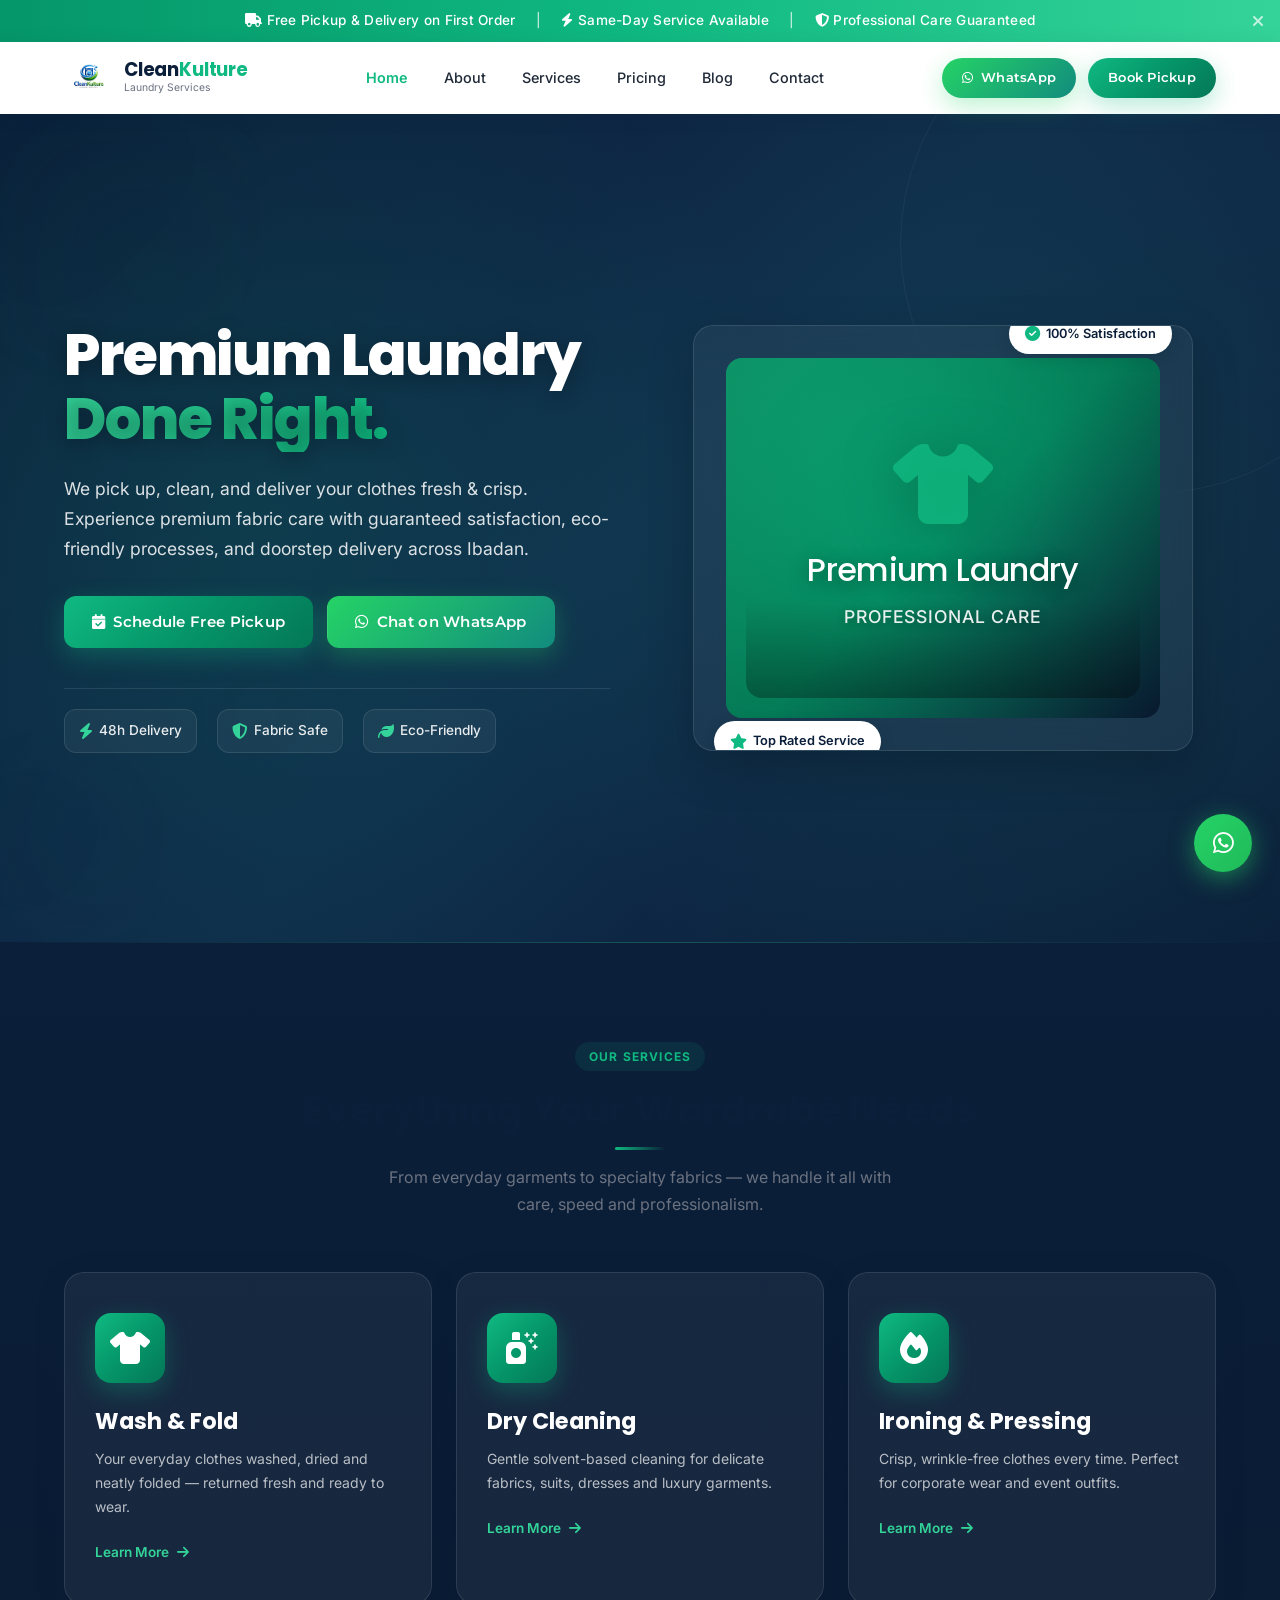
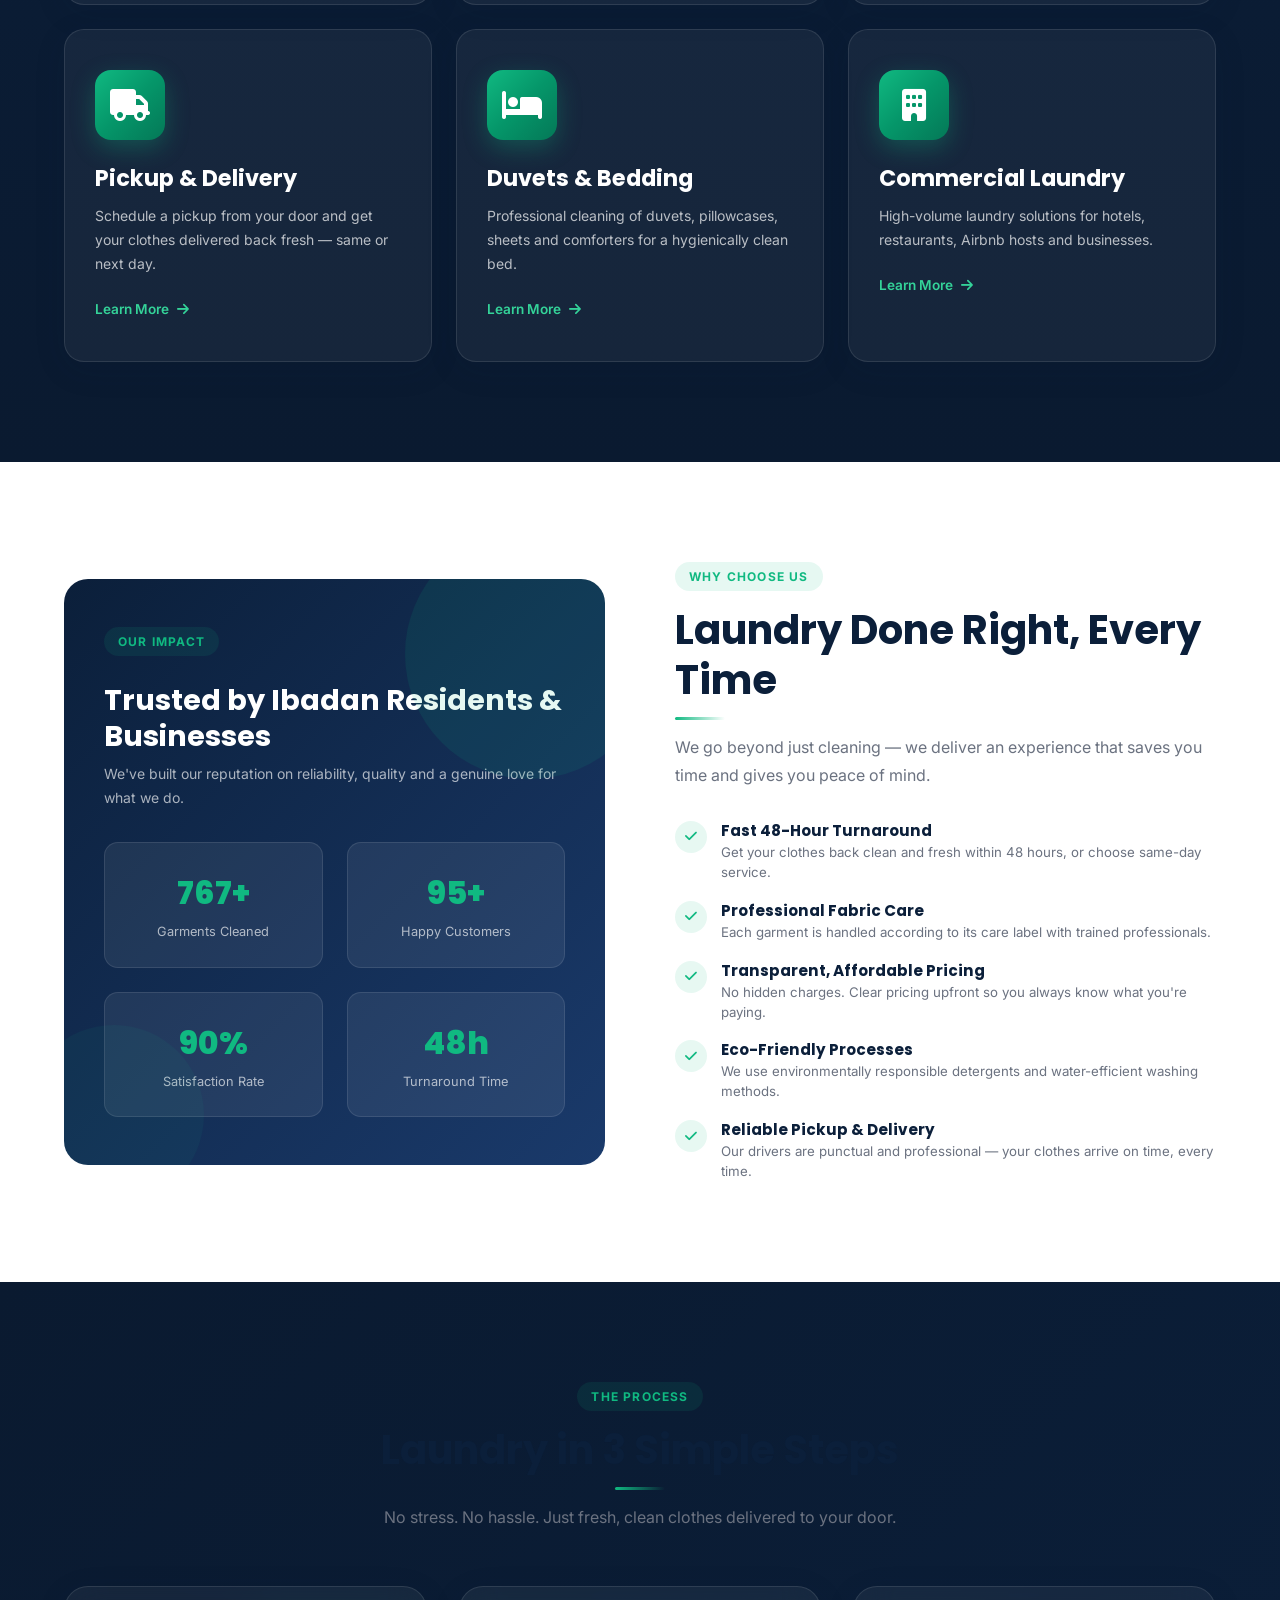
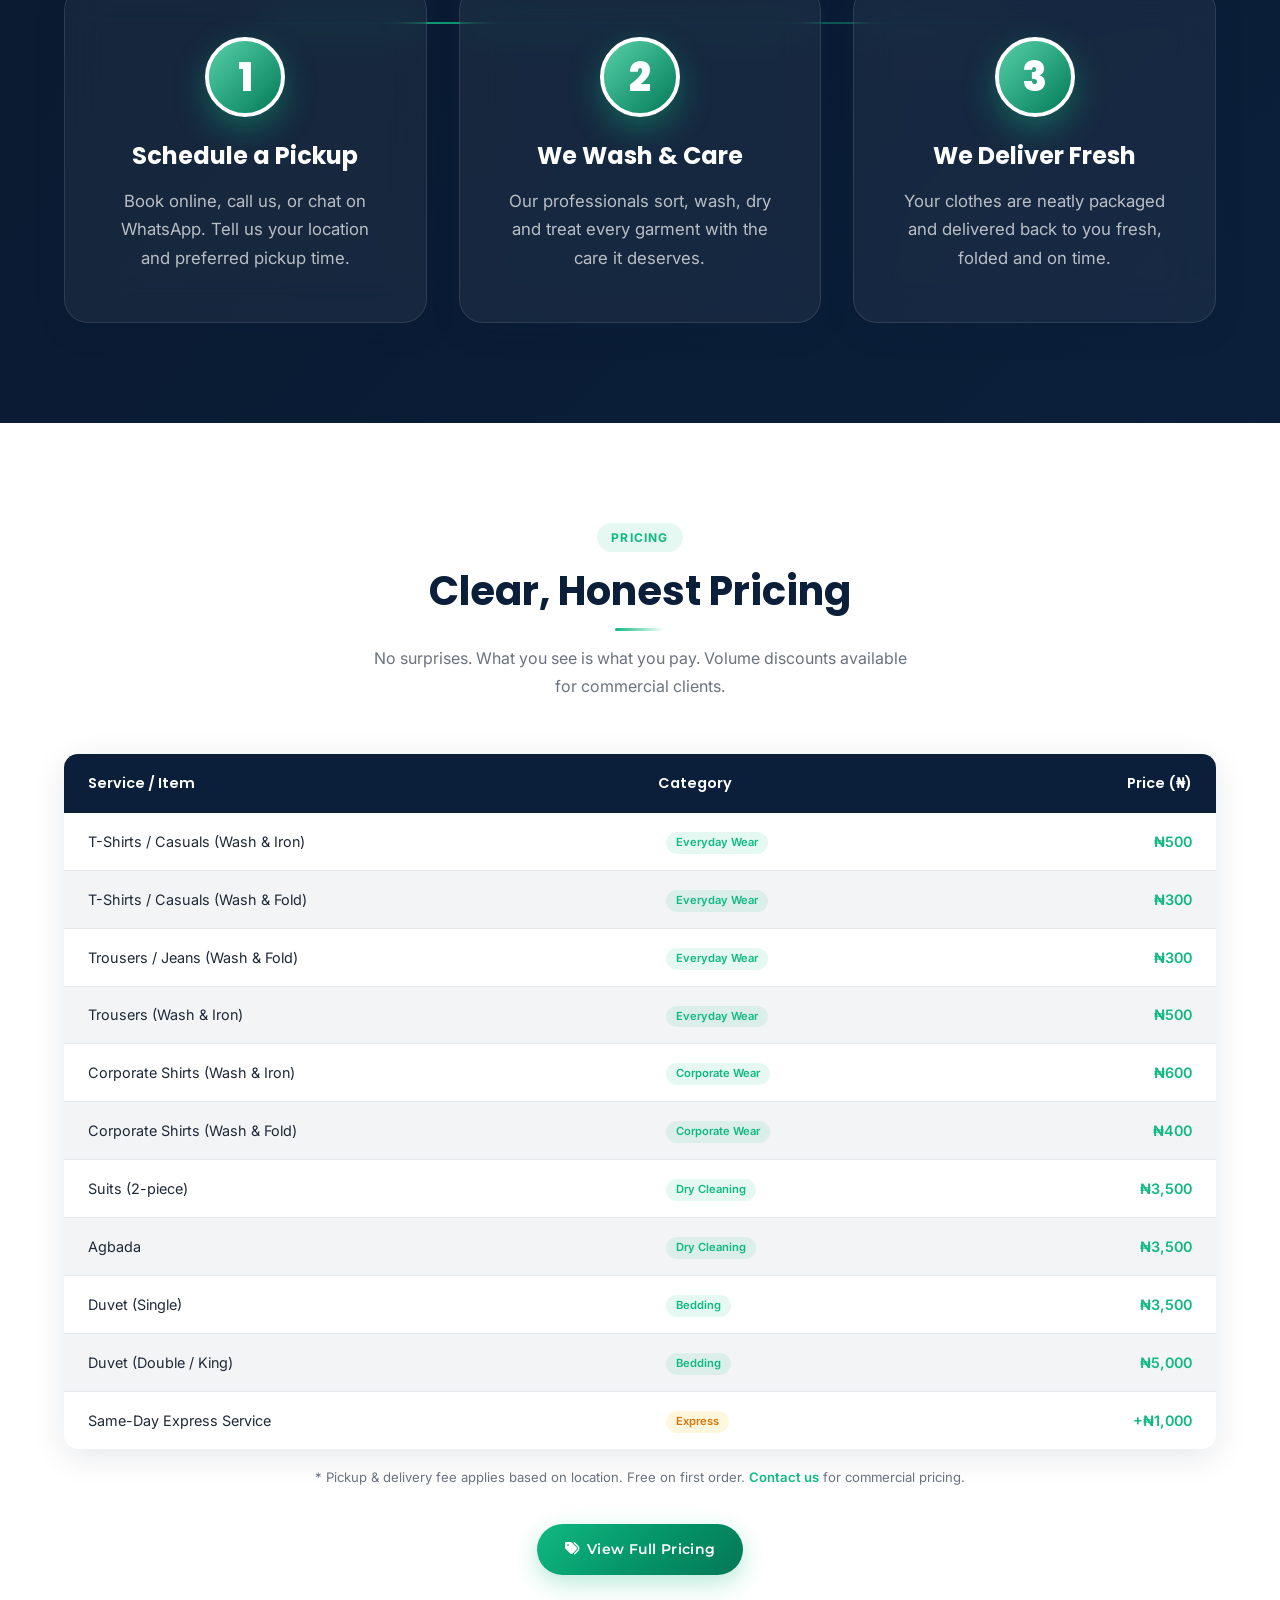
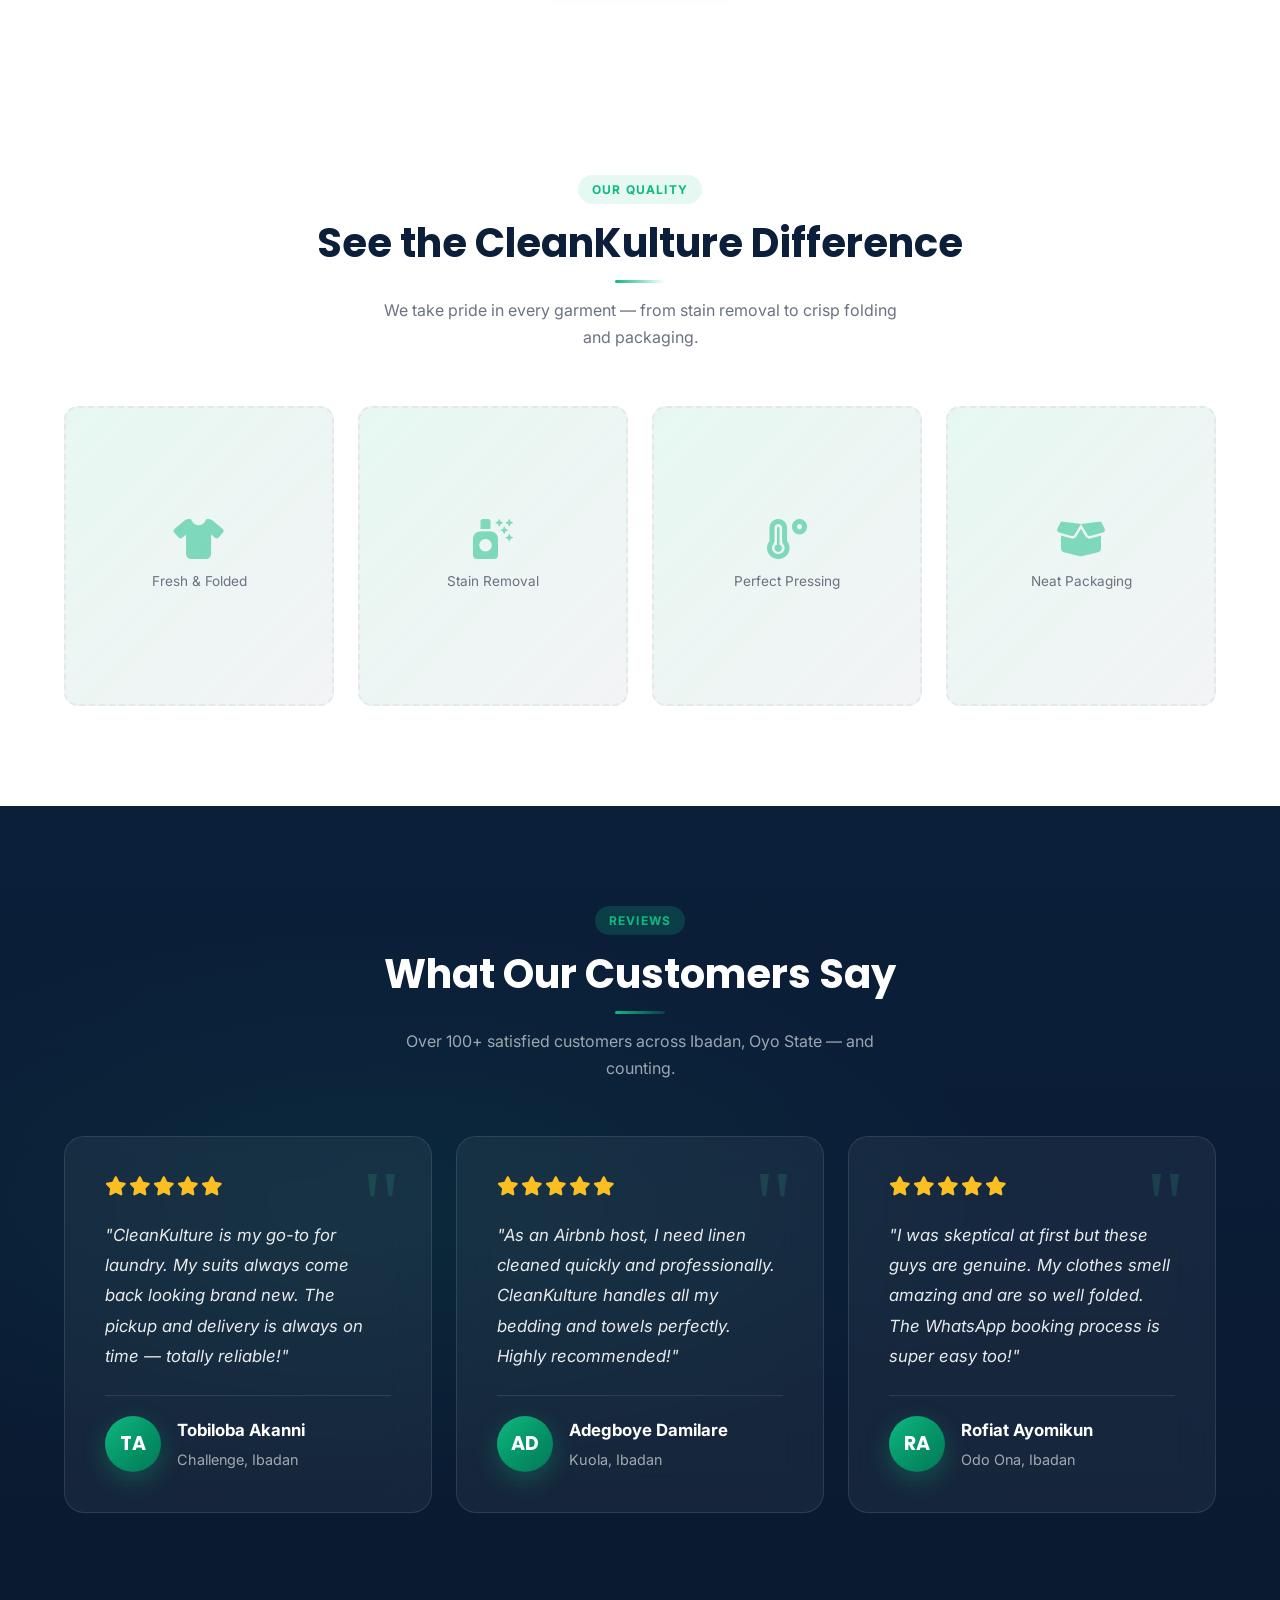
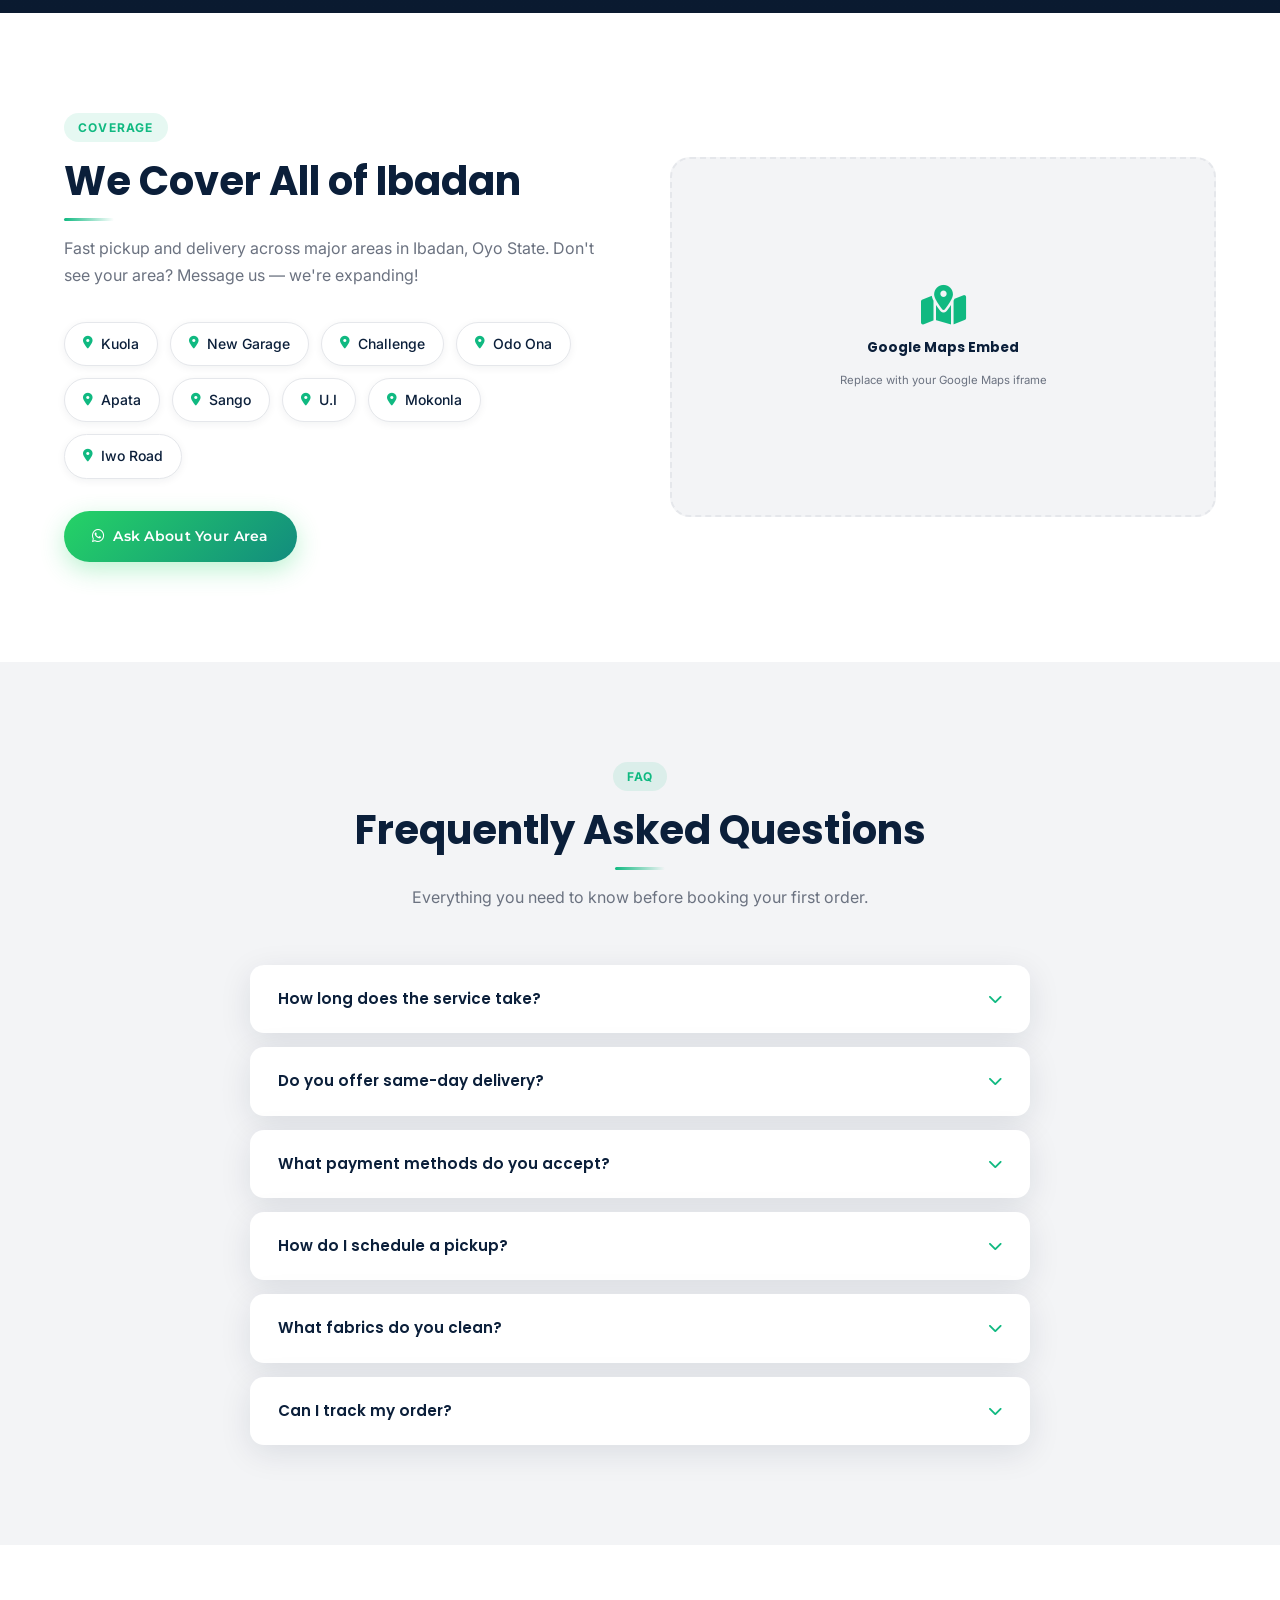
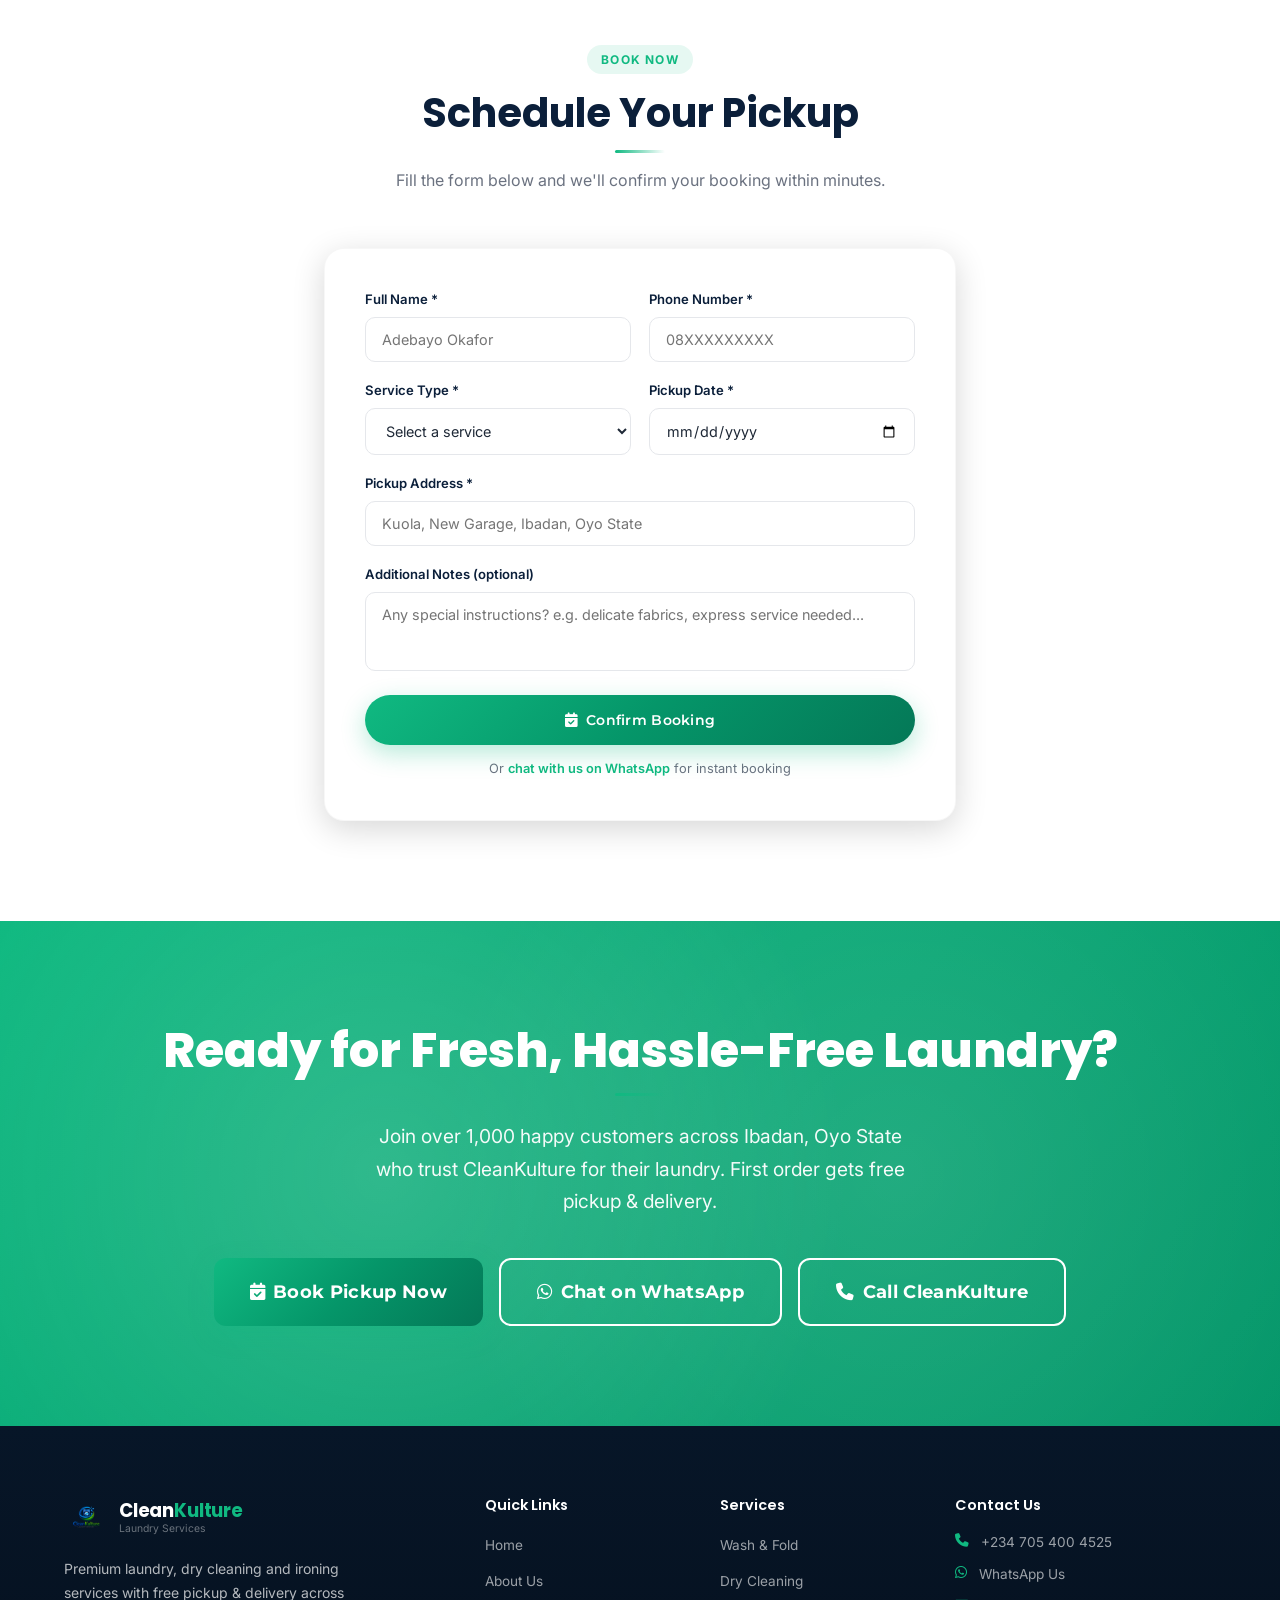
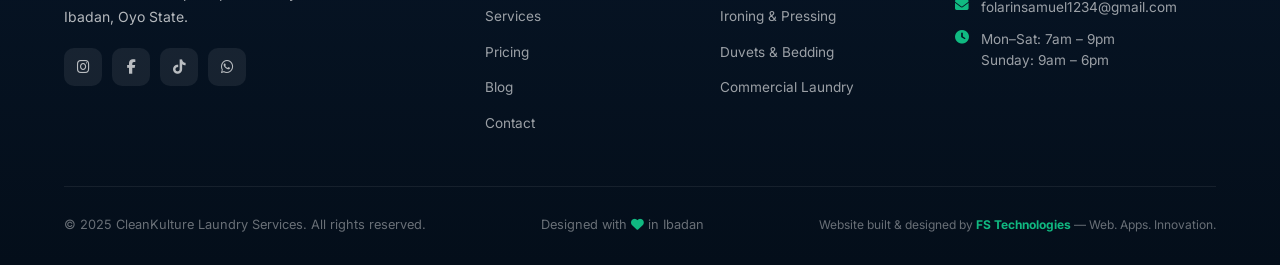
<file: index.html>
<!DOCTYPE html>
<html lang="en">
<head>
  <meta charset="UTF-8" />
  <meta name="viewport" content="width=device-width, initial-scale=1.0, maximum-scale=5.0, user-scalable=yes" />
  <meta name="theme-color" content="#0B1F3A" />
  <title>CleanKulture Laundry Services — Premium Laundry & Dry Cleaning in Ibadan, Oyo State</title>
  <meta name="description" content="Premium laundry, dry cleaning and ironing services in Ibadan, Oyo State. Free pickup & delivery to Kuola, Challenge, Apata, Sango, U.I, Iwo Road & more. Book now!">
  <meta name="keywords" content="laundry service in Ibadan, dry cleaning in Ibadan, laundry pickup Ibadan, affordable laundry Ibadan, same-day laundry Ibadan, Oyo State laundry">
  <meta name="author" content="CleanKulture Laundry Services">
  <meta property="og:title" content="CleanKulture Laundry Services — Premium Laundry & Dry Cleaning in Ibadan, Oyo State">
  <meta property="og:description" content="Premium laundry, dry cleaning and ironing services with free pickup & delivery across Ibadan, Oyo State.">
  <meta property="og:type" content="website">
  <link rel="canonical" href="https://cleanculture.ng">
  <link href="https://fonts.googleapis.com/css2?family=Poppins:wght@400;600;700;800&family=Inter:wght@300;400;500&family=Montserrat:wght@600;700&display=swap" rel="stylesheet">
  <link rel="stylesheet" href="https://cdnjs.cloudflare.com/ajax/libs/font-awesome/6.5.0/css/all.min.css">
  <link rel="stylesheet" href="css/style.css">
  <link rel="stylesheet" href="css/enhancements.css">
  <link rel="stylesheet" href="css/professional-landing.css">

  <!-- Schema Markup -->
  <script type="application/ld+json">
  {
    "@context": "https://schema.org",
    "@type": "LocalBusiness",
    "name": "CleanKulture Laundry Services",
    "description": "Premium laundry, dry cleaning and ironing services with pickup & delivery across Ibadan, Oyo State.",
    "url": "https://cleanculture.ng",
    "telephone": "+2347054004525",
    "address": {
      "@type": "PostalAddress",
      "addressLocality": "Ibadan",
      "addressRegion": "Oyo State",
      "addressCountry": "NG"
    },
    "areaServed": ["Kuola", "New Garage", "Challenge", "Odo Ona", "Apata", "Sango", "U.I", "Mokonla", "Iwo Road"],
    "priceRange": "₦₦"
  }
  </script>
</head>
<body>

  <!-- LOADER -->
  <div class="loader-wrap"><div class="loader"></div></div>

  <!-- ANNOUNCEMENT BAR -->
  <div class="announce-bar">
    <i class="fas fa-truck"></i> Free Pickup & Delivery on First Order
    <span>|</span>
    <i class="fas fa-bolt"></i> Same-Day Service Available
    <span>|</span>
    <i class="fas fa-shield-alt"></i> Professional Care Guaranteed
    <button class="announce-close" aria-label="Close announcement"><i class="fas fa-times"></i></button>
  </div>

  <!-- HEADER -->
  <header>
    <div class="container">
      <div class="nav-inner">
        <a href="index.html" class="logo">
          <img src="images/logo.png" alt="CleanKulture Laundry Services" class="logo-img">
          <div>
            <div class="logo-text">Clean<span>Kulture</span></div>
            <div class="logo-sub">Laundry Services</div>
          </div>
        </a>
        <nav>
          <ul>
            <li><a href="index.html" class="active">Home</a></li>
            <li><a href="about.html">About</a></li>
            <li><a href="services.html">Services</a></li>
            <li><a href="pricing.html">Pricing</a></li>
            <li><a href="blog.html">Blog</a></li>
            <li><a href="contact.html">Contact</a></li>
          </ul>
        </nav>
        <div class="nav-actions">
          <a href="https://wa.me/2347054004525?text=Good%20day%2C%20my%20name%20is%20%5BYour%20Name%5D.%20I%20am%20located%20at%20%5BYour%20Area%20in%20Ibadan%5D.%20I%20would%20like%20to%20%5Bdescribe%20how%20CleanKulture%20can%20help%20you%5D" class="btn btn-wa btn-sm">
            <i class="fab fa-whatsapp"></i> WhatsApp
          </a>
          <a href="#book" class="btn btn-primary btn-sm">Book Pickup</a>
        </div>
        <button class="hamburger" id="menuToggle" aria-label="Toggle menu">
          <span></span><span></span><span></span>
        </button>
      </div>
    </div>
    <div class="mobile-nav" id="mobileNav">
      <ul>
        <li><a href="index.html">Home</a></li>
        <li><a href="about.html">About</a></li>
        <li><a href="services.html">Services</a></li>
        <li><a href="pricing.html">Pricing</a></li>
        <li><a href="blog.html">Blog</a></li>
        <li><a href="contact.html">Contact</a></li>
      </ul>
      <div class="mobile-ctas">
        <a href="https://wa.me/2347054004525?text=Good%20day%2C%20my%20name%20is%20%5BYour%20Name%5D.%20I%20am%20located%20at%20%5BYour%20Area%20in%20Ibadan%5D.%20I%20would%20like%20to%20%5Bdescribe%20how%20CleanKulture%20can%20help%20you%5D" class="btn btn-wa"><i class="fab fa-whatsapp"></i> Chat on WhatsApp</a>
        <a href="#book" class="btn btn-primary">Book Pickup</a>
      </div>
    </div>
  </header>

  <!-- HERO -->
  <section class="hero" id="home">
    <div class="hero-bg-animation">
      <div class="floating-shape shape-1"></div>
      <div class="floating-shape shape-2"></div>
      <div class="floating-shape shape-3"></div>
      <div class="floating-shape shape-4"></div>
    </div>
    <div class="container">
      <div class="hero-grid">
        <div class="hero-content">
          <h1 class="hero-title">
            Premium Laundry<br>
            <span class="gradient-text">Done Right.</span>
          </h1>
          <p class="hero-sub">
            We pick up, clean, and deliver your clothes fresh & crisp. 
            Experience premium fabric care with guaranteed satisfaction, eco-friendly processes, and doorstep delivery across Ibadan.
          </p>
          <div class="hero-ctas">
            <a href="#book" class="btn btn-primary btn-lg">
              <i class="fas fa-calendar-check"></i> Schedule Free Pickup
            </a>
            <a href="https://wa.me/2347054004525?text=Good%20day%2C%20my%20name%20is%20%5BYour%20Name%5D.%20I%20am%20located%20at%20%5BYour%20Area%20in%20Ibadan%5D.%20I%20would%20like%20to%20%5Bdescribe%20how%20CleanKulture%20can%20help%20you%5D" class="btn btn-wa btn-lg">
              <i class="fab fa-whatsapp"></i> Chat on WhatsApp
            </a>
          </div>
          <div class="trust-indicators">
            <div class="trust-item">
              <i class="fas fa-bolt"></i>
              <span>48h Delivery</span>
            </div>
            <div class="trust-item">
              <i class="fas fa-shield-alt"></i>
              <span>Fabric Safe</span>
            </div>
            <div class="trust-item">
              <i class="fas fa-leaf"></i>
              <span>Eco-Friendly</span>
            </div>
          </div>
        </div>

        <div class="hero-visual">
          <div class="hero-card-main">
            <div class="card-glow"></div>
            <div class="hero-img-wrap">
              <div class="hero-image-container">
                <div class="hero-image-bg"></div>
                <div class="hero-image-content">
                  <i class="fas fa-tshirt"></i>
                  <div class="hero-image-text">
                    <span class="hero-image-title">Premium Laundry</span>
                    <span class="hero-image-subtitle">Professional Care</span>
                  </div>
                </div>
                <div class="hero-image-overlay"></div>
              </div>
            </div>
            <div class="floating-badge badge-top">
              <i class="fas fa-check-circle"></i>
              <span>100% Satisfaction</span>
            </div>
            <div class="floating-badge badge-bottom">
              <i class="fas fa-star"></i>
              <span>Top Rated Service</span>
            </div>
          </div>
        </div>
      </div>
    </div>
  </section>

  <!-- SERVICES -->
  <section class="services" id="services">
    <div class="container">
      <div class="section-head text-center reveal">
        <span class="section-tag">Our Services</span>
        <h2 class="section-title">Everything Your Wardrobe Needs</h2>
        <p class="section-sub">From everyday garments to specialty fabrics — we handle it all with care, speed and professionalism.</p>
      </div>
      <div class="services-grid">
        <div class="service-card reveal">
          <div class="svc-icon"><i class="fas fa-tshirt"></i></div>
          <h3>Wash & Fold</h3>
          <p>Your everyday clothes washed, dried and neatly folded — returned fresh and ready to wear.</p>
          <a href="services.html#wash-fold" class="learn-more">Learn More <i class="fas fa-arrow-right"></i></a>
        </div>
        <div class="service-card reveal">
          <div class="svc-icon"><i class="fas fa-spray-can-sparkles"></i></div>
          <h3>Dry Cleaning</h3>
          <p>Gentle solvent-based cleaning for delicate fabrics, suits, dresses and luxury garments.</p>
          <a href="services.html#dry-cleaning" class="learn-more">Learn More <i class="fas fa-arrow-right"></i></a>
        </div>
        <div class="service-card reveal">
          <div class="svc-icon"><i class="fas fa-fire"></i></div>
          <h3>Ironing & Pressing</h3>
          <p>Crisp, wrinkle-free clothes every time. Perfect for corporate wear and event outfits.</p>
          <a href="services.html#ironing" class="learn-more">Learn More <i class="fas fa-arrow-right"></i></a>
        </div>
        <div class="service-card reveal">
          <div class="svc-icon"><i class="fas fa-truck"></i></div>
          <h3>Pickup & Delivery</h3>
          <p>Schedule a pickup from your door and get your clothes delivered back fresh — same or next day.</p>
          <a href="services.html#pickup-delivery" class="learn-more">Learn More <i class="fas fa-arrow-right"></i></a>
        </div>
        <div class="service-card reveal">
          <div class="svc-icon"><i class="fas fa-bed"></i></div>
          <h3>Duvets & Bedding</h3>
          <p>Professional cleaning of duvets, pillowcases, sheets and comforters for a hygienically clean bed.</p>
          <a href="services.html#duvets" class="learn-more">Learn More <i class="fas fa-arrow-right"></i></a>
        </div>
        <div class="service-card reveal">
          <div class="svc-icon"><i class="fas fa-building"></i></div>
          <h3>Commercial Laundry</h3>
          <p>High-volume laundry solutions for hotels, restaurants, Airbnb hosts and businesses.</p>
          <a href="services.html#commercial" class="learn-more">Learn More <i class="fas fa-arrow-right"></i></a>
        </div>
      </div>
    </div>
  </section>

  <!-- WHY CHOOSE US -->
  <section id="about">
    <div class="container">
      <div class="why-grid">
        <div class="why-visual reveal-left">
          <span class="section-tag">Our Impact</span>
          <h2 style="font-size:1.8rem;color:#fff;font-family:var(--font-heading);font-weight:700;margin:12px 0 8px;">Trusted by Ibadan Residents & Businesses</h2>
          <p style="color:rgba(255,255,255,.65);font-size:.875rem;line-height:1.7;">We've built our reputation on reliability, quality and a genuine love for what we do.</p>
          <div class="stats-grid">
            <div class="stat-box">
              <span class="num" data-count="800" data-suffix="+">0</span>
              <div class="lbl">Garments Cleaned</div>
            </div>
            <div class="stat-box">
              <span class="num" data-count="100" data-suffix="+">0</span>
              <div class="lbl">Happy Customers</div>
            </div>
            <div class="stat-box">
              <span class="num" data-count="95" data-suffix="%">0</span>
              <div class="lbl">Satisfaction Rate</div>
            </div>
            <div class="stat-box">
              <span class="num">48h</span>
              <div class="lbl">Turnaround Time</div>
            </div>
          </div>
        </div>
        <div class="reveal-right">
          <span class="section-tag">Why Choose Us</span>
          <h2 class="section-title">Laundry Done Right, Every Time</h2>
          <p class="section-sub" style="margin-bottom:32px;">We go beyond just cleaning — we deliver an experience that saves you time and gives you peace of mind.</p>
          <ul class="benefits-list">
            <li class="benefit-item">
              <div class="benefit-check"><i class="fas fa-check"></i></div>
              <div>
                <h4>Fast 48-Hour Turnaround</h4>
                <p>Get your clothes back clean and fresh within 48 hours, or choose same-day service.</p>
              </div>
            </li>
            <li class="benefit-item">
              <div class="benefit-check"><i class="fas fa-check"></i></div>
              <div>
                <h4>Professional Fabric Care</h4>
                <p>Each garment is handled according to its care label with trained professionals.</p>
              </div>
            </li>
            <li class="benefit-item">
              <div class="benefit-check"><i class="fas fa-check"></i></div>
              <div>
                <h4>Transparent, Affordable Pricing</h4>
                <p>No hidden charges. Clear pricing upfront so you always know what you're paying.</p>
              </div>
            </li>
            <li class="benefit-item">
              <div class="benefit-check"><i class="fas fa-check"></i></div>
              <div>
                <h4>Eco-Friendly Processes</h4>
                <p>We use environmentally responsible detergents and water-efficient washing methods.</p>
              </div>
            </li>
            <li class="benefit-item">
              <div class="benefit-check"><i class="fas fa-check"></i></div>
              <div>
                <h4>Reliable Pickup & Delivery</h4>
                <p>Our drivers are punctual and professional — your clothes arrive on time, every time.</p>
              </div>
            </li>
          </ul>
        </div>
      </div>
    </div>
  </section>

  <!-- HOW IT WORKS -->
  <section class="how">
    <div class="container">
      <div class="section-head text-center reveal">
        <span class="section-tag">The Process</span>
        <h2 class="section-title">Laundry in 3 Simple Steps</h2>
        <p class="section-sub">No stress. No hassle. Just fresh, clean clothes delivered to your door.</p>
      </div>
      <div class="steps-grid">
        <div class="step-card reveal">
          <div class="step-num">1</div>
          <h3>Schedule a Pickup</h3>
          <p>Book online, call us, or chat on WhatsApp. Tell us your location and preferred pickup time.</p>
        </div>
        <div class="step-card reveal">
          <div class="step-num">2</div>
          <h3>We Wash & Care</h3>
          <p>Our professionals sort, wash, dry and treat every garment with the care it deserves.</p>
        </div>
        <div class="step-card reveal">
          <div class="step-num">3</div>
          <h3>We Deliver Fresh</h3>
          <p>Your clothes are neatly packaged and delivered back to you fresh, folded and on time.</p>
        </div>
      </div>
    </div>
  </section>

  <!-- PRICING PREVIEW -->
  <section id="pricing">
    <div class="container">
      <div class="section-head text-center reveal">
        <span class="section-tag">Pricing</span>
        <h2 class="section-title">Clear, Honest Pricing</h2>
        <p class="section-sub">No surprises. What you see is what you pay. Volume discounts available for commercial clients.</p>
      </div>
      <div class="reveal">
        <table class="pricing-table">
          <thead>
            <tr>
              <th>Service / Item</th>
              <th>Category</th>
              <th style="text-align:right;">Price (₦)</th>
            </tr>
          </thead>
          <tbody>
            <tr>
              <td>T-Shirts / Casuals (Wash & Iron)</td>
              <td><span class="pricing-tag">Everyday Wear</span></td>
              <td>₦500</td>
            </tr>
            <tr>
              <td>T-Shirts / Casuals (Wash & Fold)</td>
              <td><span class="pricing-tag">Everyday Wear</span></td>
              <td>₦300</td>
            </tr>
            <tr>
              <td>Trousers / Jeans (Wash & Fold)</td>
              <td><span class="pricing-tag">Everyday Wear</span></td>
              <td>₦300</td>
            </tr>
            <tr>
              <td>Trousers (Wash & Iron)</td>
              <td><span class="pricing-tag">Everyday Wear</span></td>
              <td>₦500</td>
            </tr>
            <tr>
              <td>Corporate Shirts (Wash & Iron)</td>
              <td><span class="pricing-tag">Corporate Wear</span></td>
              <td>₦600</td>
            </tr>
            <tr>
              <td>Corporate Shirts (Wash & Fold)</td>
              <td><span class="pricing-tag">Corporate Wear</span></td>
              <td>₦400</td>
            </tr>
            <tr>
              <td>Suits (2-piece)</td>
              <td><span class="pricing-tag">Dry Cleaning</span></td>
              <td>₦3,500</td>
            </tr>
            <tr>
              <td>Agbada</td>
              <td><span class="pricing-tag">Dry Cleaning</span></td>
              <td>₦3,500</td>
            </tr>
            <tr>
              <td>Duvet (Single)</td>
              <td><span class="pricing-tag">Bedding</span></td>
              <td>₦3,500</td>
            </tr>
            <tr>
              <td>Duvet (Double / King)</td>
              <td><span class="pricing-tag">Bedding</span></td>
              <td>₦5,000</td>
            </tr>
            <tr>
              <td>Same-Day Express Service</td>
              <td><span class="pricing-tag express">Express</span></td>
              <td>+₦1,000</td>
            </tr>
          </tbody>
        </table>
        <p class="pricing-note">* Pickup & delivery fee applies based on location. Free on first order. <a href="contact.html">Contact us</a> for commercial pricing.</p>
      </div>
      <div style="text-align:center;margin-top:36px;" class="reveal">
        <a href="pricing.html" class="btn btn-primary"><i class="fas fa-tags"></i> View Full Pricing</a>
      </div>
    </div>
  </section>

  <!-- QUALITY SHOWCASE -->
  <section class="quality">
    <div class="container">
      <div class="section-head text-center reveal">
        <span class="section-tag">Our Quality</span>
        <h2 class="section-title">See the CleanKulture Difference</h2>
        <p class="section-sub">We take pride in every garment — from stain removal to crisp folding and packaging.</p>
      </div>
      <div class="quality-grid">
        <div class="quality-card reveal">
          <i class="fas fa-tshirt"></i>
          <span>Fresh & Folded</span>
          <div class="overlay"><span>Professionally folded & packaged</span></div>
        </div>
        <div class="quality-card reveal">
          <i class="fas fa-spray-can-sparkles"></i>
          <span>Stain Removal</span>
          <div class="overlay"><span>Advanced stain treatment</span></div>
        </div>
        <div class="quality-card reveal">
          <i class="fas fa-temperature-high"></i>
          <span>Perfect Pressing</span>
          <div class="overlay"><span>Crisp, wrinkle-free results</span></div>
        </div>
        <div class="quality-card reveal">
          <i class="fas fa-box-open"></i>
          <span>Neat Packaging</span>
          <div class="overlay"><span>Carefully packaged for delivery</span></div>
        </div>
      </div>
    </div>
  </section>

  <!-- TESTIMONIALS -->
  <section class="testimonials">
    <div class="container">
      <div class="section-head text-center reveal">
        <span class="section-tag">Reviews</span>
        <h2 class="section-title">What Our Customers Say</h2>
        <p class="section-sub">Over 100+ satisfied customers across Ibadan, Oyo State — and counting.</p>
      </div>
      <div class="reviews-grid">
        <div class="review-card reveal">
          <div class="stars"><i class="fas fa-star"></i><i class="fas fa-star"></i><i class="fas fa-star"></i><i class="fas fa-star"></i><i class="fas fa-star"></i></div>
          <p class="review-text">"CleanKulture is my go-to for laundry. My suits always come back looking brand new. The pickup and delivery is always on time — totally reliable!"</p>
          <div class="reviewer">
            <div class="reviewer-avatar">TA</div>
            <div>
              <div class="reviewer-name">Tobiloba Akanni</div>
              <div class="reviewer-loc">Challenge, Ibadan</div>
            </div>
          </div>
        </div>
        <div class="review-card reveal">
          <div class="stars"><i class="fas fa-star"></i><i class="fas fa-star"></i><i class="fas fa-star"></i><i class="fas fa-star"></i><i class="fas fa-star"></i></div>
          <p class="review-text">"As an Airbnb host, I need linen cleaned quickly and professionally. CleanKulture handles all my bedding and towels perfectly. Highly recommended!"</p>
          <div class="reviewer">
            <div class="reviewer-avatar">AD</div>
            <div>
              <div class="reviewer-name">Adegboye Damilare</div>
              <div class="reviewer-loc">Kuola, Ibadan</div>
            </div>
          </div>
        </div>
        <div class="review-card reveal">
          <div class="stars"><i class="fas fa-star"></i><i class="fas fa-star"></i><i class="fas fa-star"></i><i class="fas fa-star"></i><i class="fas fa-star"></i></div>
          <p class="review-text">"I was skeptical at first but these guys are genuine. My clothes smell amazing and are so well folded. The WhatsApp booking process is super easy too!"</p>
          <div class="reviewer">
            <div class="reviewer-avatar">RA</div>
            <div>
              <div class="reviewer-name">Rofiat Ayomikun</div>
              <div class="reviewer-loc">Odo Ona, Ibadan</div>
            </div>
          </div>
        </div>
      </div>
    </div>
  </section>

  <!-- SERVICE AREAS -->
  <section>
    <div class="container">
      <div class="areas-grid">
        <div class="reveal-left">
          <span class="section-tag">Coverage</span>
          <h2 class="section-title">We Cover All of Ibadan</h2>
          <p class="section-sub" style="margin-bottom:32px;">Fast pickup and delivery across major areas in Ibadan, Oyo State. Don't see your area? Message us — we're expanding!</p>
          <div class="area-list">
            <div class="area-pill"><i class="fas fa-map-marker-alt"></i> Kuola</div>
            <div class="area-pill"><i class="fas fa-map-marker-alt"></i> New Garage</div>
            <div class="area-pill"><i class="fas fa-map-marker-alt"></i> Challenge</div>
            <div class="area-pill"><i class="fas fa-map-marker-alt"></i> Odo Ona</div>
            <div class="area-pill"><i class="fas fa-map-marker-alt"></i> Apata</div>
            <div class="area-pill"><i class="fas fa-map-marker-alt"></i> Sango</div>
            <div class="area-pill"><i class="fas fa-map-marker-alt"></i> U.I</div>
            <div class="area-pill"><i class="fas fa-map-marker-alt"></i> Mokonla</div>
            <div class="area-pill"><i class="fas fa-map-marker-alt"></i> Iwo Road</div>
          </div>
          <div class="mt-32">
            <a href="https://wa.me/2347054004525?text=Good%20day%2C%20my%20name%20is%20%5BYour%20Name%5D.%20I%20am%20located%20at%20%5BYour%20Area%20in%20Ibadan%5D.%20I%20would%20like%20to%20%5Bdescribe%20how%20CleanKulture%20can%20help%20you%5D" class="btn btn-wa"><i class="fab fa-whatsapp"></i> Ask About Your Area</a>
          </div>
        </div>
        <div class="map-placeholder reveal-right">
          <i class="fas fa-map-marked-alt"></i>
          <strong style="color:var(--navy);font-family:var(--font-heading);">Google Maps Embed</strong>
          <small>Replace with your Google Maps iframe</small>
        </div>
      </div>
    </div>
  </section>

  <!-- FAQ -->
  <section class="faq">
    <div class="container">
      <div class="section-head text-center reveal">
        <span class="section-tag">FAQ</span>
        <h2 class="section-title">Frequently Asked Questions</h2>
        <p class="section-sub">Everything you need to know before booking your first order.</p>
      </div>
      <div class="faq-list">
        <div class="faq-item reveal">
          <div class="faq-q" onclick="toggleFaq(this)">
            How long does the service take?
            <i class="fas fa-chevron-down"></i>
          </div>
          <div class="faq-a">Standard service is completed within 48 hours. We also offer same-day express service for urgent orders — simply let us know when booking.</div>
        </div>
        <div class="faq-item reveal">
          <div class="faq-q" onclick="toggleFaq(this)">
            Do you offer same-day delivery?
            <i class="fas fa-chevron-down"></i>
          </div>
          <div class="faq-a">Yes! Same-day service is available for orders placed before 10am. An additional express fee applies. Contact us via WhatsApp to confirm availability in your area.</div>
        </div>
        <div class="faq-item reveal">
          <div class="faq-q" onclick="toggleFaq(this)">
            What payment methods do you accept?
            <i class="fas fa-chevron-down"></i>
          </div>
          <div class="faq-a">We accept bank transfers, cash on delivery, and payments via Opay, Palmpay and other popular mobile payment apps.</div>
        </div>
        <div class="faq-item reveal">
          <div class="faq-q" onclick="toggleFaq(this)">
            How do I schedule a pickup?
            <i class="fas fa-chevron-down"></i>
          </div>
          <div class="faq-a">You can schedule via WhatsApp, by calling us directly, or by filling the booking form on this website. We'll confirm your pickup time within minutes.</div>
        </div>
        <div class="faq-item reveal">
          <div class="faq-q" onclick="toggleFaq(this)">
            What fabrics do you clean?
            <i class="fas fa-chevron-down"></i>
          </div>
          <div class="faq-a">We clean cotton, linen, wool, polyester, silk, denim, and most synthetic fabrics. Delicate items like silk and wool are handled with specialist dry-cleaning methods.</div>
        </div>
        <div class="faq-item reveal">
          <div class="faq-q" onclick="toggleFaq(this)">
            Can I track my order?
            <i class="fas fa-chevron-down"></i>
          </div>
          <div class="faq-a">Yes! We send you WhatsApp updates at every stage — pickup confirmed, washing in progress, and out for delivery. Order tracking is coming soon on our app.</div>
        </div>
      </div>
    </div>
  </section>

  <!-- BOOKING FORM -->
  <section id="book">
    <div class="container" style="max-width:680px;">
      <div class="section-head text-center reveal">
        <span class="section-tag">Book Now</span>
        <h2 class="section-title">Schedule Your Pickup</h2>
        <p class="section-sub">Fill the form below and we'll confirm your booking within minutes.</p>
      </div>
      <div class="booking-form-wrap reveal">
        <form id="bookingForm" onsubmit="handleBookingSubmit(event)">
          <div class="form-grid">
            <div class="form-group">
              <label for="name">Full Name *</label>
              <input type="text" id="name" name="name" placeholder="Adebayo Okafor" required>
              <span class="form-error">Please enter your name</span>
            </div>
            <div class="form-group">
              <label for="phone">Phone Number *</label>
              <input type="tel" id="phone" name="phone" placeholder="08XXXXXXXXX" required>
              <span class="form-error">Please enter a valid phone number</span>
            </div>
            <div class="form-group">
              <label for="service">Service Type *</label>
              <select id="service" name="service" required>
                <option value="">Select a service</option>
                <option>Wash & Fold</option>
                <option>Dry Cleaning</option>
                <option>Ironing & Pressing</option>
                <option>Duvets & Bedding</option>
                <option>Commercial Laundry</option>
              </select>
              <span class="form-error">Please select a service</span>
            </div>
            <div class="form-group">
              <label for="date">Pickup Date *</label>
              <input type="date" id="date" name="date" required>
              <span class="form-error">Please select a date</span>
            </div>
            <div class="form-group full">
              <label for="address">Pickup Address *</label>
              <input type="text" id="address" name="address" placeholder="Kuola, New Garage, Ibadan, Oyo State" required>
              <span class="form-error">Please enter your address</span>
            </div>
            <div class="form-group full">
              <label for="notes">Additional Notes (optional)</label>
              <textarea id="notes" name="notes" rows="3" placeholder="Any special instructions? e.g. delicate fabrics, express service needed..."></textarea>
            </div>
          </div>
          <button type="submit" class="btn btn-primary" style="width:100%;justify-content:center;margin-top:24px;padding:16px;">
            <i class="fas fa-calendar-check"></i> Confirm Booking
          </button>
          <p style="text-align:center;color:var(--muted);font-size:.8rem;margin-top:14px;">Or <a href="https://wa.me/2347054004525?text=Good%20day%2C%20my%20name%20is%20%5BYour%20Name%5D.%20I%20am%20located%20at%20%5BYour%20Area%20in%20Ibadan%5D.%20I%20would%20like%20to%20%5Bdescribe%20how%20CleanKulture%20can%20help%20you%5D" style="color:var(--green);font-weight:600;">chat with us on WhatsApp</a> for instant booking</p>
        </form>
      </div>
    </div>
  </section>

  <!-- FINAL CTA -->
  <section class="cta-section">
    <div class="container text-center">
      <div class="reveal">
        <h2 class="section-title">Ready for Fresh, Hassle-Free Laundry?</h2>
        <p class="section-sub">Join over 1,000 happy customers across Ibadan, Oyo State who trust CleanKulture for their laundry. First order gets free pickup & delivery.</p>
        <div class="cta-buttons">
          <a href="#book" class="btn btn-primary btn-lg"><i class="fas fa-calendar-check"></i> Book Pickup Now</a>
          <a href="https://wa.me/2347054004525?text=Good%20day%2C%20my%20name%20is%20%5BYour%20Name%5D.%20I%20am%20located%20at%20%5BYour%20Area%20in%20Ibadan%5D.%20I%20would%20like%20to%20%5Bdescribe%20how%20CleanKulture%20can%20help%20you%5D" class="btn btn-outline btn-lg"><i class="fab fa-whatsapp"></i> Chat on WhatsApp</a>
          <a href="tel:+2347054004525" class="btn btn-outline btn-lg"><i class="fas fa-phone"></i> Call CleanKulture</a>
        </div>
      </div>
    </div>
  </section>

  <!-- FOOTER -->
  <footer id="contact">
    <div class="container">
      <div class="footer-grid">
        <div class="footer-brand">
          <a href="index.html" class="logo">
            <img src="images/logo.png" alt="CleanKulture Laundry Services" class="logo-img-footer">
            <div>
              <div class="logo-text" style="color:#fff;">Clean<span>Kulture</span></div>
              <div class="logo-sub" style="color:rgba(255,255,255,.4);">Laundry Services</div>
            </div>
          </a>
          <p>Premium laundry, dry cleaning and ironing services with free pickup & delivery across Ibadan, Oyo State.</p>
          <div class="social-row">
            <a href="#" class="social-btn" aria-label="Instagram"><i class="fab fa-instagram"></i></a>
            <a href="#" class="social-btn" aria-label="Facebook"><i class="fab fa-facebook-f"></i></a>
            <a href="#" class="social-btn" aria-label="TikTok"><i class="fab fa-tiktok"></i></a>
            <a href="https://wa.me/2347054004525?text=Good%20day%2C%20my%20name%20is%20%5BYour%20Name%5D.%20I%20am%20located%20at%20%5BYour%20Area%20in%20Ibadan%5D.%20I%20would%20like%20to%20%5Bdescribe%20how%20CleanKulture%20can%20help%20you%5D" class="social-btn" aria-label="WhatsApp"><i class="fab fa-whatsapp"></i></a>
          </div>
        </div>
        <div class="footer-col">
          <h4>Quick Links</h4>
          <ul>
            <li><a href="index.html">Home</a></li>
            <li><a href="about.html">About Us</a></li>
            <li><a href="services.html">Services</a></li>
            <li><a href="pricing.html">Pricing</a></li>
            <li><a href="blog.html">Blog</a></li>
            <li><a href="contact.html">Contact</a></li>
          </ul>
        </div>
        <div class="footer-col">
          <h4>Services</h4>
          <ul>
            <li><a href="services.html#wash-fold">Wash & Fold</a></li>
            <li><a href="services.html#dry-cleaning">Dry Cleaning</a></li>
            <li><a href="services.html#ironing">Ironing & Pressing</a></li>
            <li><a href="services.html#duvets">Duvets & Bedding</a></li>
            <li><a href="services.html#commercial">Commercial Laundry</a></li>
          </ul>
        </div>
        <div class="footer-col">
          <h4>Contact Us</h4>
          <div class="contact-item">
            <i class="fas fa-phone"></i>
            <p><a href="tel:+2347054004525">+234 705 400 4525</a></p>
          </div>
          <div class="contact-item">
            <i class="fab fa-whatsapp"></i>
            <p><a href="https://wa.me/2347054004525?text=Good%20day%2C%20my%20name%20is%20%5BYour%20Name%5D.%20I%20am%20located%20at%20%5BYour%20Area%20in%20Ibadan%5D.%20I%20would%20like%20to%20%5Bdescribe%20how%20CleanKulture%20can%20help%20you%5D">WhatsApp Us</a></p>
          </div>
          <div class="contact-item">
            <i class="fas fa-envelope"></i>
            <p>folarinsamuel1234@gmail.com</p>
          </div>
          <div class="contact-item">
            <i class="fas fa-clock"></i>
            <p>Mon–Sat: 7am – 9pm<br>Sunday: 9am – 6pm</p>
          </div>
        </div>
      </div>
      <div class="footer-bottom">
        <span>&copy; 2025 CleanKulture Laundry Services. All rights reserved.</span>
        <span>Designed with <i class="fas fa-heart" style="color:var(--green);"></i> in Ibadan</span>
                <span style="font-size:.75rem;">Website built &amp; designed by <strong style="color:var(--green);">FS Technologies</strong> — Web. Apps. Innovation.</span>
      </div>
    </div>
  </footer>

  <!-- FLOATING WHATSAPP -->
  <a href="https://wa.me/2347054004525?text=Good%20day%2C%20my%20name%20is%20%5BYour%20Name%5D.%20I%20am%20located%20at%20%5BYour%20Area%20in%20Ibadan%5D.%20I%20would%20like%20to%20%5Bdescribe%20how%20CleanKulture%20can%20help%20you%5D" class="float-wa" title="Chat on WhatsApp" aria-label="Chat on WhatsApp">
    <i class="fab fa-whatsapp"></i>
  </a>

  <!-- BACK TO TOP -->
  <button class="back-to-top" aria-label="Back to top">
    <i class="fas fa-arrow-up"></i>
  </button>

  <script src="js/main.js"></script>
</body>
</html>
</file>
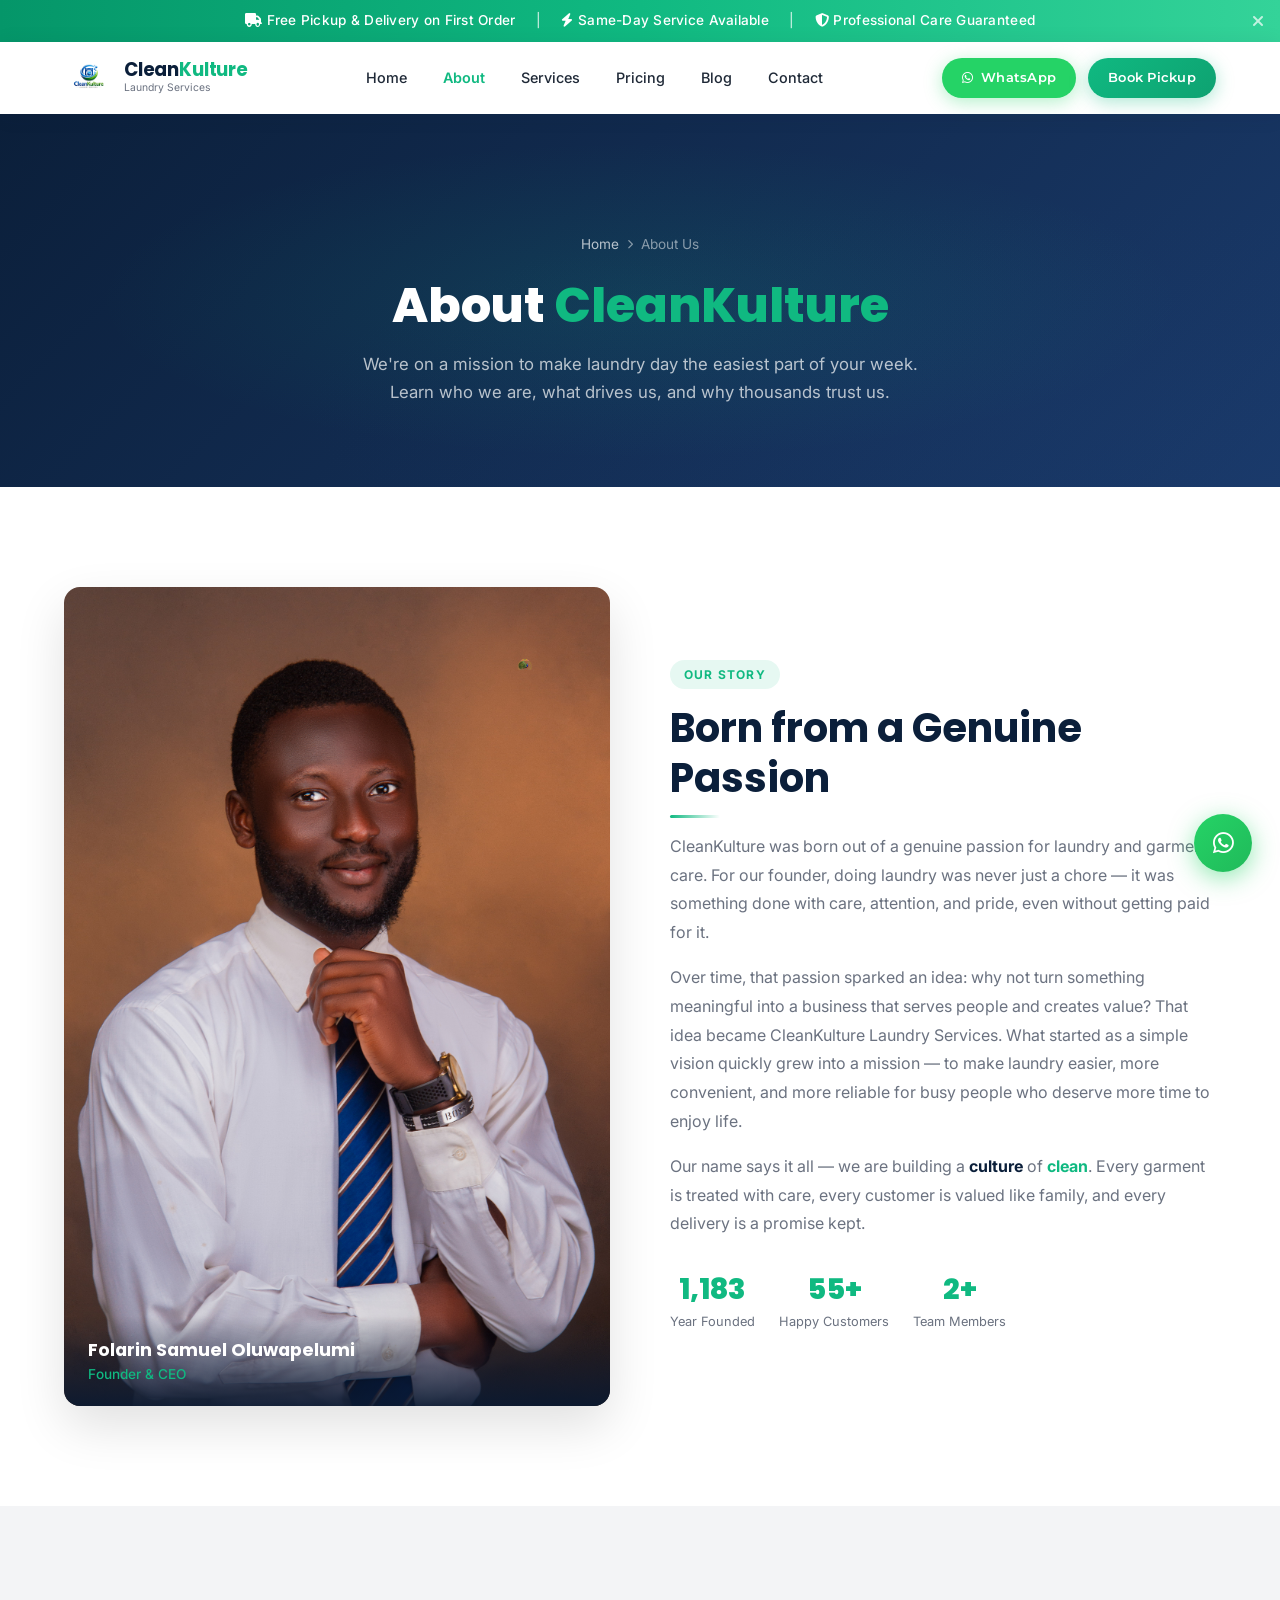
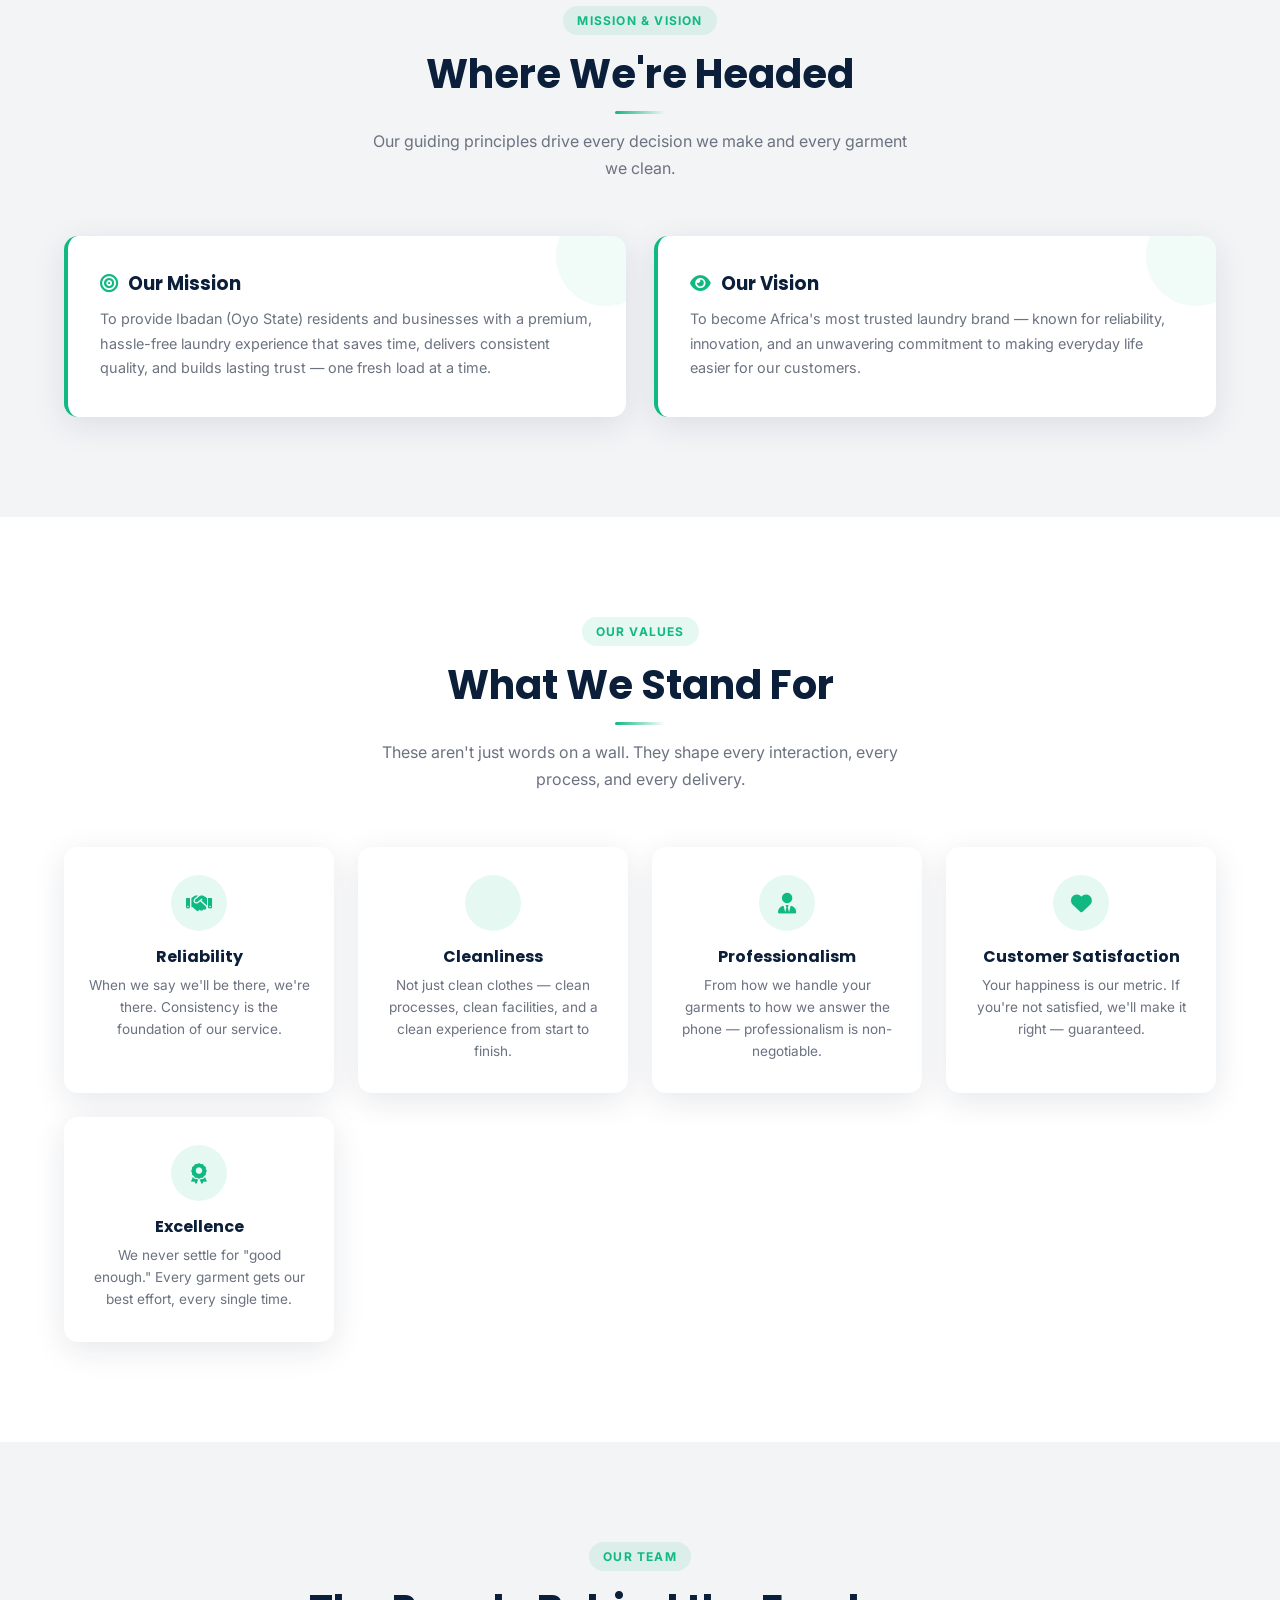
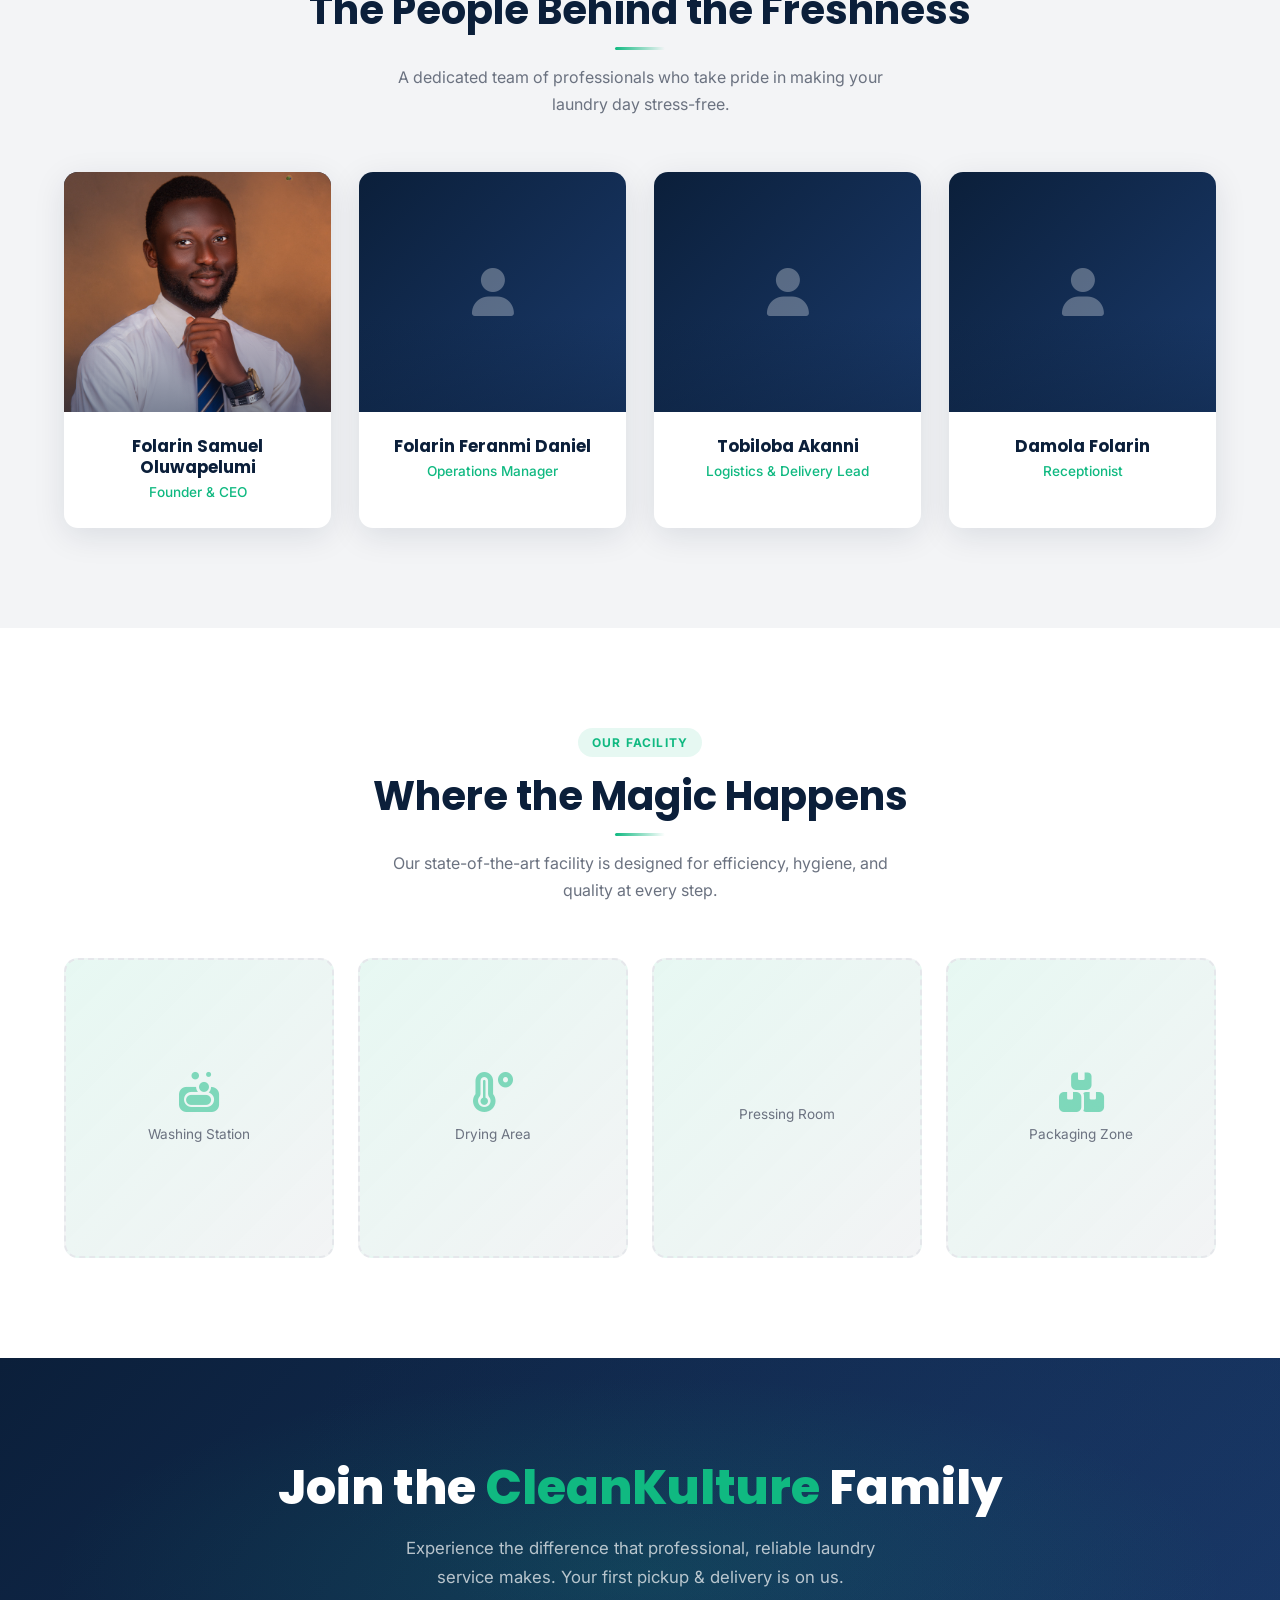
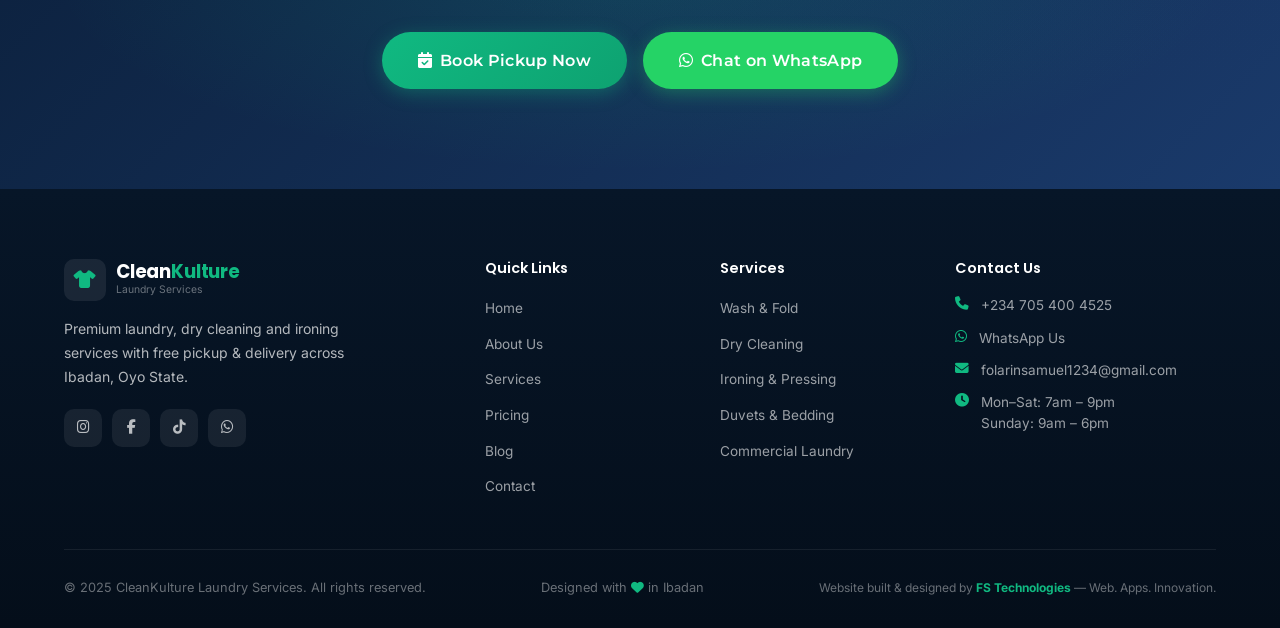
<file: about.html>
<!DOCTYPE html>
<html lang="en">
<head>
  <meta charset="UTF-8" />
  <meta name="viewport" content="width=device-width, initial-scale=1.0" />
  <title>About Us — CleanKulture Laundry Services</title>
  <meta name="description" content="Learn about CleanKulture Laundry Services — our mission, values, team and commitment to providing premium laundry solutions in Ibadan, Oyo State.">
  <link href="https://fonts.googleapis.com/css2?family=Poppins:wght@400;600;700;800&family=Inter:wght@300;400;500&family=Montserrat:wght@600;700&display=swap" rel="stylesheet">
  <link rel="stylesheet" href="https://cdnjs.cloudflare.com/ajax/libs/font-awesome/6.5.0/css/all.min.css">
  <link rel="stylesheet" href="css/style.css">
  <link rel="stylesheet" href="css/enhancements.css">
</head>
<body>

  <!-- LOADER -->
  <div class="loader-wrap"><div class="loader"></div></div>

  <!-- ANNOUNCEMENT BAR -->
  <div class="announce-bar">
    <i class="fas fa-truck"></i> Free Pickup & Delivery on First Order
    <span>|</span>
    <i class="fas fa-bolt"></i> Same-Day Service Available
    <span>|</span>
    <i class="fas fa-shield-alt"></i> Professional Care Guaranteed
    <button class="announce-close" aria-label="Close announcement"><i class="fas fa-times"></i></button>
  </div>

  <!-- HEADER -->
  <header>
    <div class="container">
      <div class="nav-inner">
        <a href="index.html" class="logo">
          <img src="images/logo.png" alt="CleanKulture Laundry Services" class="logo-img">
          <div>
            <div class="logo-text">Clean<span>Kulture</span></div>
            <div class="logo-sub">Laundry Services</div>
          </div>
        </a>
        <nav>
          <ul>
            <li><a href="index.html">Home</a></li>
            <li><a href="about.html" class="active">About</a></li>
            <li><a href="services.html">Services</a></li>
            <li><a href="pricing.html">Pricing</a></li>
            <li><a href="blog.html">Blog</a></li>
            <li><a href="contact.html">Contact</a></li>
          </ul>
        </nav>
        <div class="nav-actions">
          <a href="https://wa.me/2347054004525?text=Good%20day%2C%20my%20name%20is%20%5BYour%20Name%5D.%20I%20am%20located%20at%20%5BYour%20Area%20in%20Ibadan%5D.%20I%20would%20like%20to%20%5Bdescribe%20how%20CleanKulture%20can%20help%20you%5D" class="btn btn-wa btn-sm"><i class="fab fa-whatsapp"></i> WhatsApp</a>
          <a href="index.html#book" class="btn btn-primary btn-sm">Book Pickup</a>
        </div>
        <button class="hamburger" id="menuToggle" aria-label="Toggle menu">
          <span></span><span></span><span></span>
        </button>
      </div>
    </div>
    <div class="mobile-nav" id="mobileNav">
      <ul>
        <li><a href="index.html">Home</a></li>
        <li><a href="about.html">About</a></li>
        <li><a href="services.html">Services</a></li>
        <li><a href="pricing.html">Pricing</a></li>
        <li><a href="blog.html">Blog</a></li>
        <li><a href="contact.html">Contact</a></li>
      </ul>
      <div class="mobile-ctas">
        <a href="https://wa.me/2347054004525?text=Good%20day%2C%20my%20name%20is%20%5BYour%20Name%5D.%20I%20am%20located%20at%20%5BYour%20Area%20in%20Ibadan%5D.%20I%20would%20like%20to%20%5Bdescribe%20how%20CleanKulture%20can%20help%20you%5D" class="btn btn-wa"><i class="fab fa-whatsapp"></i> Chat on WhatsApp</a>
        <a href="index.html#book" class="btn btn-primary">Book Pickup</a>
      </div>
    </div>
  </header>

  <!-- PAGE HEADER -->
  <div class="page-header">
    <div class="container">
      <div class="breadcrumb">
        <a href="index.html">Home</a> <i class="fas fa-chevron-right" style="font-size:.6rem;"></i> <span>About Us</span>
      </div>
      <h1>About <span class="accent">CleanKulture</span></h1>
      <p>We're on a mission to make laundry day the easiest part of your week. Learn who we are, what drives us, and why thousands trust us.</p>
    </div>
  </div>

  <!-- BRAND STORY -->
  <section>
    <div class="container">
      <div class="about-story-grid">
        <div class="reveal-left">
          <div style="position:relative;overflow:hidden;border-radius:16px;box-shadow:0 20px 50px rgba(0,0,0,.12);">
            <img src="images/founder-ceo.jpg" alt="Folarin Samuel Oluwapelumi — Founder & CEO, CleanKulture Laundry Services" style="width:100%;height:auto;display:block;object-fit:cover;object-position:center 20%;">
            <div style="position:absolute;bottom:0;left:0;right:0;background:linear-gradient(transparent,rgba(10,25,49,.92));padding:20px 24px;">
              <div style="color:#fff;font-family:var(--font-heading);font-weight:700;font-size:1.1rem;">Folarin Samuel Oluwapelumi</div>
              <div style="color:var(--green);font-size:.85rem;font-weight:500;">Founder & CEO</div>
            </div>
          </div>
        </div>
        <div class="reveal-right">
          <span class="section-tag">Our Story</span>
          <h2 class="section-title">Born from a Genuine Passion</h2>
          <p style="color:var(--muted);line-height:1.8;margin-bottom:16px;">
            CleanKulture was born out of a genuine passion for laundry and garment care. For our founder, doing laundry was never just a chore — it was something done with care, attention, and pride, even without getting paid for it.
          </p>
          <p style="color:var(--muted);line-height:1.8;margin-bottom:16px;">
            Over time, that passion sparked an idea: why not turn something meaningful into a business that serves people and creates value? That idea became CleanKulture Laundry Services. What started as a simple vision quickly grew into a mission — to make laundry easier, more convenient, and more reliable for busy people who deserve more time to enjoy life.
          </p>
          <p style="color:var(--muted);line-height:1.8;margin-bottom:28px;">
            Our name says it all — we are building a <strong style="color:var(--navy);">culture</strong> of <strong style="color:var(--green);">clean</strong>. Every garment is treated with care, every customer is valued like family, and every delivery is a promise kept.
          </p>
          <div style="display:flex;gap:24px;flex-wrap:wrap;">
            <div style="text-align:center;">
              <div style="font-family:var(--font-heading);font-size:1.8rem;font-weight:800;color:var(--green);" data-count="2026" data-suffix="">0</div>
              <div style="font-size:.8rem;color:var(--muted);">Year Founded</div>
            </div>
            <div style="text-align:center;">
              <div style="font-family:var(--font-heading);font-size:1.8rem;font-weight:800;color:var(--green);" data-count="100" data-suffix="+">0</div>
              <div style="font-size:.8rem;color:var(--muted);">Happy Customers</div>
            </div>
            <div style="text-align:center;">
              <div style="font-family:var(--font-heading);font-size:1.8rem;font-weight:800;color:var(--green);" data-count="5" data-suffix="+">0</div>
              <div style="font-size:.8rem;color:var(--muted);">Team Members</div>
            </div>
          </div>
        </div>
      </div>
    </div>
  </section>

  <!-- MISSION & VISION -->
  <section class="bg-gray">
    <div class="container">
      <div class="section-head text-center reveal">
        <span class="section-tag">Mission & Vision</span>
        <h2 class="section-title">Where We're Headed</h2>
        <p class="section-sub">Our guiding principles drive every decision we make and every garment we clean.</p>
      </div>
      <div class="mission-vision">
        <div class="mv-card reveal">
          <h3><i class="fas fa-bullseye"></i> Our Mission</h3>
          <p>To provide Ibadan (Oyo State) residents and businesses with a premium, hassle-free laundry experience that saves time, delivers consistent quality, and builds lasting trust — one fresh load at a time.</p>
        </div>
        <div class="mv-card reveal">
          <h3><i class="fas fa-eye"></i> Our Vision</h3>
          <p>To become Africa's most trusted laundry brand — known for reliability, innovation, and an unwavering commitment to making everyday life easier for our customers.</p>
        </div>
      </div>
    </div>
  </section>

  <!-- CORE VALUES -->
  <section>
    <div class="container">
      <div class="section-head text-center reveal">
        <span class="section-tag">Our Values</span>
        <h2 class="section-title">What We Stand For</h2>
        <p class="section-sub">These aren't just words on a wall. They shape every interaction, every process, and every delivery.</p>
      </div>
      <div class="values-grid">
        <div class="value-card reveal">
          <div class="value-icon"><i class="fas fa-handshake"></i></div>
          <h3>Reliability</h3>
          <p>When we say we'll be there, we're there. Consistency is the foundation of our service.</p>
        </div>
        <div class="value-card reveal">
          <div class="value-icon"><i class="fas fa-sparkles"></i></div>
          <h3>Cleanliness</h3>
          <p>Not just clean clothes — clean processes, clean facilities, and a clean experience from start to finish.</p>
        </div>
        <div class="value-card reveal">
          <div class="value-icon"><i class="fas fa-user-tie"></i></div>
          <h3>Professionalism</h3>
          <p>From how we handle your garments to how we answer the phone — professionalism is non-negotiable.</p>
        </div>
        <div class="value-card reveal">
          <div class="value-icon"><i class="fas fa-heart"></i></div>
          <h3>Customer Satisfaction</h3>
          <p>Your happiness is our metric. If you're not satisfied, we'll make it right — guaranteed.</p>
        </div>
        <div class="value-card reveal">
          <div class="value-icon"><i class="fas fa-award"></i></div>
          <h3>Excellence</h3>
          <p>We never settle for "good enough." Every garment gets our best effort, every single time.</p>
        </div>
      </div>
    </div>
  </section>

  <!-- MEET THE TEAM -->
  <section class="bg-gray">
    <div class="container">
      <div class="section-head text-center reveal">
        <span class="section-tag">Our Team</span>
        <h2 class="section-title">The People Behind the Freshness</h2>
        <p class="section-sub">A dedicated team of professionals who take pride in making your laundry day stress-free.</p>
      </div>
      <div class="team-grid">
        <div class="team-card reveal">
          <div class="team-avatar" style="padding:0;overflow:hidden;">
            <img src="images/founder-ceo.jpg" alt="Folarin Samuel Oluwapelumi — Founder & CEO" style="width:100%;height:100%;object-fit:cover;object-position:center 20%;">
          </div>
          <div class="team-info">
            <h3>Folarin Samuel Oluwapelumi</h3>
            <p>Founder & CEO</p>
          </div>
        </div>
        <div class="team-card reveal">
          <div class="team-avatar"><i class="fas fa-user"></i></div>
          <div class="team-info">
            <h3>Folarin Feranmi Daniel</h3>
            <p>Operations Manager</p>
          </div>
        </div>
        <div class="team-card reveal">
          <div class="team-avatar"><i class="fas fa-user"></i></div>
          <div class="team-info">
            <h3>Tobiloba Akanni</h3>
            <p>Logistics & Delivery Lead</p>
          </div>
        </div>
        <div class="team-card reveal">
          <div class="team-avatar"><i class="fas fa-user"></i></div>
          <div class="team-info">
            <h3>Damola Folarin</h3>
            <p>Receptionist</p>
          </div>
        </div>
      </div>
    </div>
  </section>

  <!-- FACILITY SHOWCASE -->
  <section>
    <div class="container">
      <div class="section-head text-center reveal">
        <span class="section-tag">Our Facility</span>
        <h2 class="section-title">Where the Magic Happens</h2>
        <p class="section-sub">Our state-of-the-art facility is designed for efficiency, hygiene, and quality at every step.</p>
      </div>
      <div class="quality-grid">
        <div class="quality-card reveal">
          <i class="fas fa-soap"></i>
          <span>Washing Station</span>
          <div class="overlay"><span>Industrial-grade washing machines</span></div>
        </div>
        <div class="quality-card reveal">
          <i class="fas fa-temperature-high"></i>
          <span>Drying Area</span>
          <div class="overlay"><span>Controlled temperature drying</span></div>
        </div>
        <div class="quality-card reveal">
          <i class="fas fa-iron"></i>
          <span>Pressing Room</span>
          <div class="overlay"><span>Professional steam pressing</span></div>
        </div>
        <div class="quality-card reveal">
          <i class="fas fa-boxes-stacked"></i>
          <span>Packaging Zone</span>
          <div class="overlay"><span>Neat packaging & quality check</span></div>
        </div>
      </div>
    </div>
  </section>

  <!-- FINAL CTA -->
  <div class="final-cta">
    <h2>Join the <span class="accent">CleanKulture</span> Family</h2>
    <p>Experience the difference that professional, reliable laundry service makes. Your first pickup & delivery is on us.</p>
    <div class="cta-btns">
      <a href="index.html#book" class="btn btn-primary btn-lg"><i class="fas fa-calendar-check"></i> Book Pickup Now</a>
      <a href="https://wa.me/2347054004525?text=Good%20day%2C%20my%20name%20is%20%5BYour%20Name%5D.%20I%20am%20located%20at%20%5BYour%20Area%20in%20Ibadan%5D.%20I%20would%20like%20to%20%5Bdescribe%20how%20CleanKulture%20can%20help%20you%5D" class="btn btn-wa btn-lg"><i class="fab fa-whatsapp"></i> Chat on WhatsApp</a>
    </div>
  </div>

  <!-- FOOTER -->
  <footer>
    <div class="container">
      <div class="footer-grid">
        <div class="footer-brand">
          <a href="index.html" class="logo">
            <div class="logo-icon" style="background:rgba(255,255,255,.08);"><i class="fas fa-tshirt"></i></div>
            <div>
              <div class="logo-text" style="color:#fff;">Clean<span>Kulture</span></div>
              <div class="logo-sub" style="color:rgba(255,255,255,.4);">Laundry Services</div>
            </div>
          </a>
          <p>Premium laundry, dry cleaning and ironing services with free pickup & delivery across Ibadan, Oyo State.</p>
          <div class="social-row">
            <a href="#" class="social-btn" aria-label="Instagram"><i class="fab fa-instagram"></i></a>
            <a href="#" class="social-btn" aria-label="Facebook"><i class="fab fa-facebook-f"></i></a>
            <a href="#" class="social-btn" aria-label="TikTok"><i class="fab fa-tiktok"></i></a>
            <a href="https://wa.me/2347054004525?text=Good%20day%2C%20my%20name%20is%20%5BYour%20Name%5D.%20I%20am%20located%20at%20%5BYour%20Area%20in%20Ibadan%5D.%20I%20would%20like%20to%20%5Bdescribe%20how%20CleanKulture%20can%20help%20you%5D" class="social-btn" aria-label="WhatsApp"><i class="fab fa-whatsapp"></i></a>
          </div>
        </div>
        <div class="footer-col">
          <h4>Quick Links</h4>
          <ul>
            <li><a href="index.html">Home</a></li>
            <li><a href="about.html">About Us</a></li>
            <li><a href="services.html">Services</a></li>
            <li><a href="pricing.html">Pricing</a></li>
            <li><a href="blog.html">Blog</a></li>
            <li><a href="contact.html">Contact</a></li>
          </ul>
        </div>
        <div class="footer-col">
          <h4>Services</h4>
          <ul>
            <li><a href="services.html#wash-fold">Wash & Fold</a></li>
            <li><a href="services.html#dry-cleaning">Dry Cleaning</a></li>
            <li><a href="services.html#ironing">Ironing & Pressing</a></li>
            <li><a href="services.html#duvets">Duvets & Bedding</a></li>
            <li><a href="services.html#commercial">Commercial Laundry</a></li>
          </ul>
        </div>
        <div class="footer-col">
          <h4>Contact Us</h4>
          <div class="contact-item">
            <i class="fas fa-phone"></i>
            <p><a href="tel:+2347054004525">+234 705 400 4525</a></p>
          </div>
          <div class="contact-item">
            <i class="fab fa-whatsapp"></i>
            <p><a href="https://wa.me/2347054004525?text=Good%20day%2C%20my%20name%20is%20%5BYour%20Name%5D.%20I%20am%20located%20at%20%5BYour%20Area%20in%20Ibadan%5D.%20I%20would%20like%20to%20%5Bdescribe%20how%20CleanKulture%20can%20help%20you%5D">WhatsApp Us</a></p>
          </div>
          <div class="contact-item">
            <i class="fas fa-envelope"></i>
            <p>folarinsamuel1234@gmail.com</p>
          </div>
          <div class="contact-item">
            <i class="fas fa-clock"></i>
            <p>Mon–Sat: 7am – 9pm<br>Sunday: 9am – 6pm</p>
          </div>
        </div>
      </div>
      <div class="footer-bottom">
        <span>&copy; 2025 CleanKulture Laundry Services. All rights reserved.</span>
        <span>Designed with <i class="fas fa-heart" style="color:var(--green);"></i> in Ibadan</span>
                <span style="font-size:.75rem;">Website built &amp; designed by <strong style="color:var(--green);">FS Technologies</strong> — Web. Apps. Innovation.</span>
      </div>
    </div>
  </footer>

  <!-- FLOATING WHATSAPP -->
  <a href="https://wa.me/2347054004525?text=Good%20day%2C%20my%20name%20is%20%5BYour%20Name%5D.%20I%20am%20located%20at%20%5BYour%20Area%20in%20Ibadan%5D.%20I%20would%20like%20to%20%5Bdescribe%20how%20CleanKulture%20can%20help%20you%5D" class="float-wa" title="Chat on WhatsApp" aria-label="Chat on WhatsApp">
    <i class="fab fa-whatsapp"></i>
  </a>

  <!-- BACK TO TOP -->
  <button class="back-to-top" aria-label="Back to top">
    <i class="fas fa-arrow-up"></i>
  </button>

  <script src="js/main.js"></script>
</body>
</html>
</file>
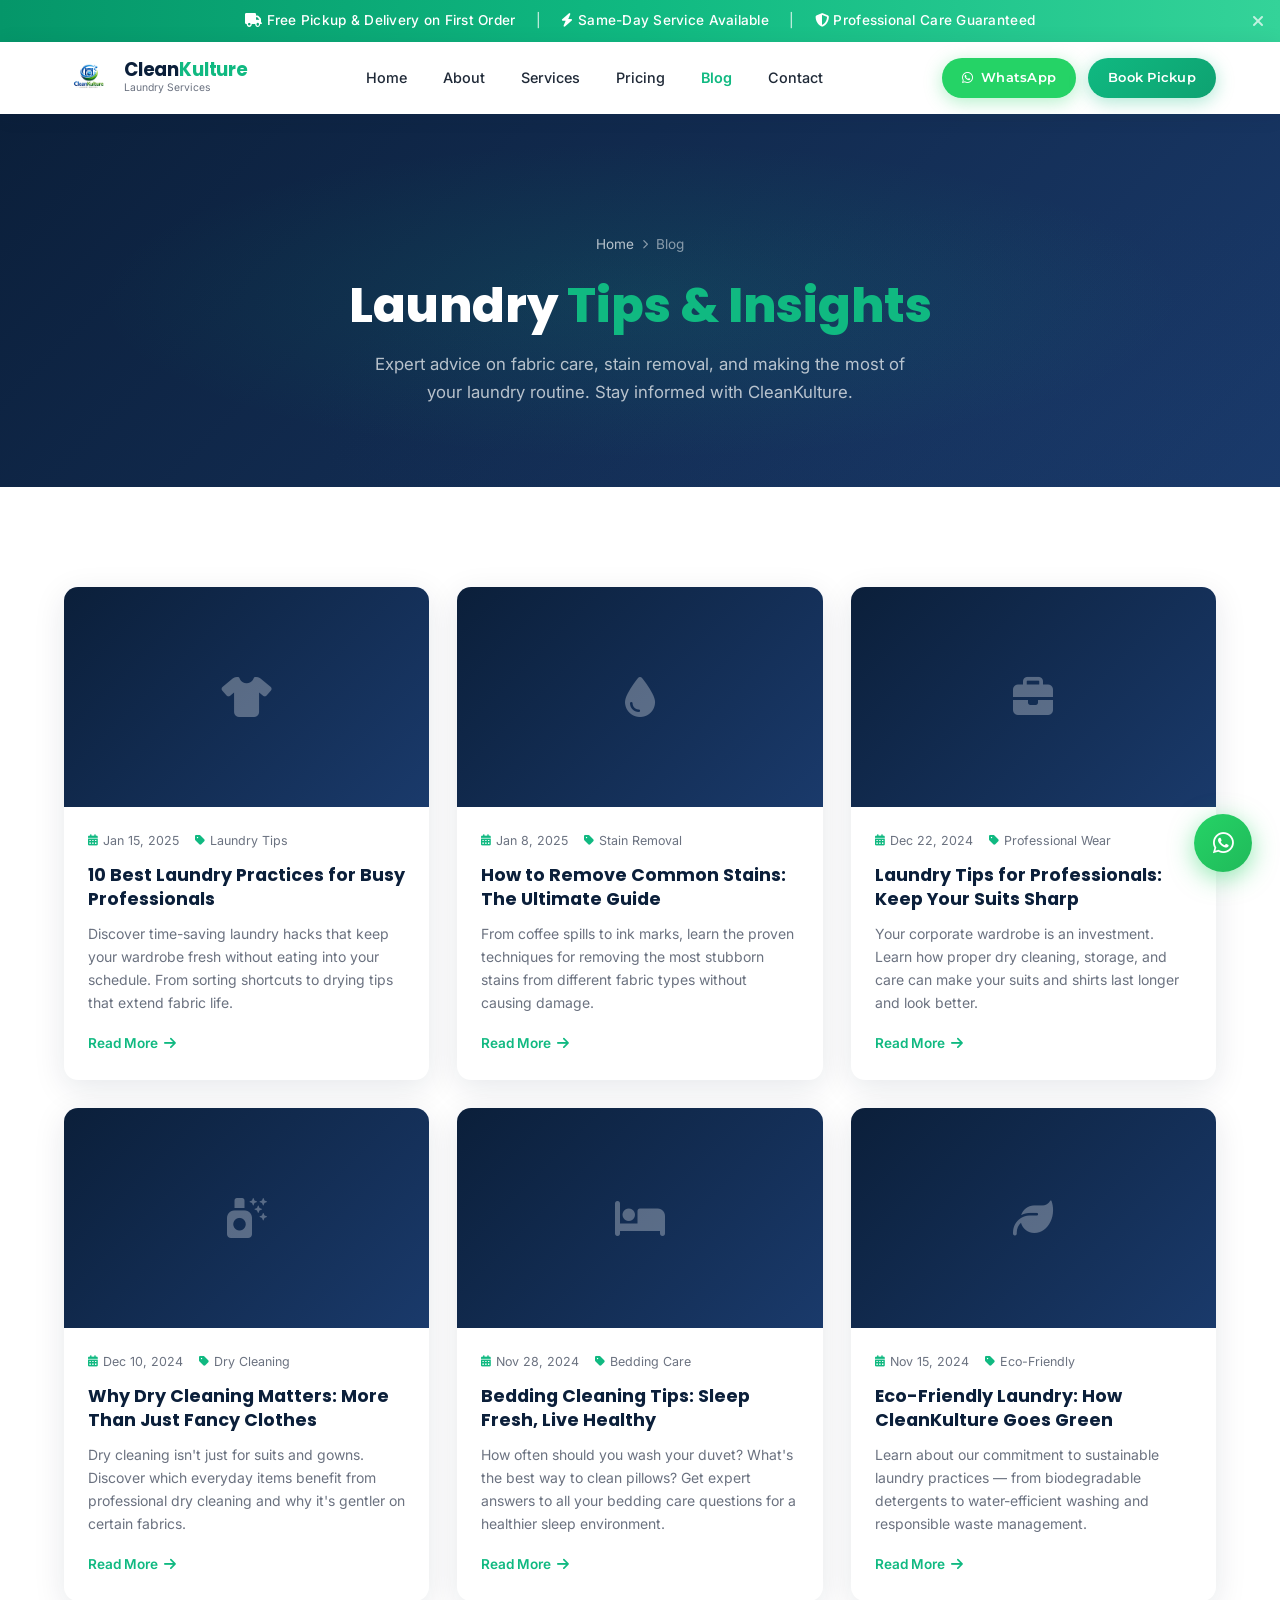
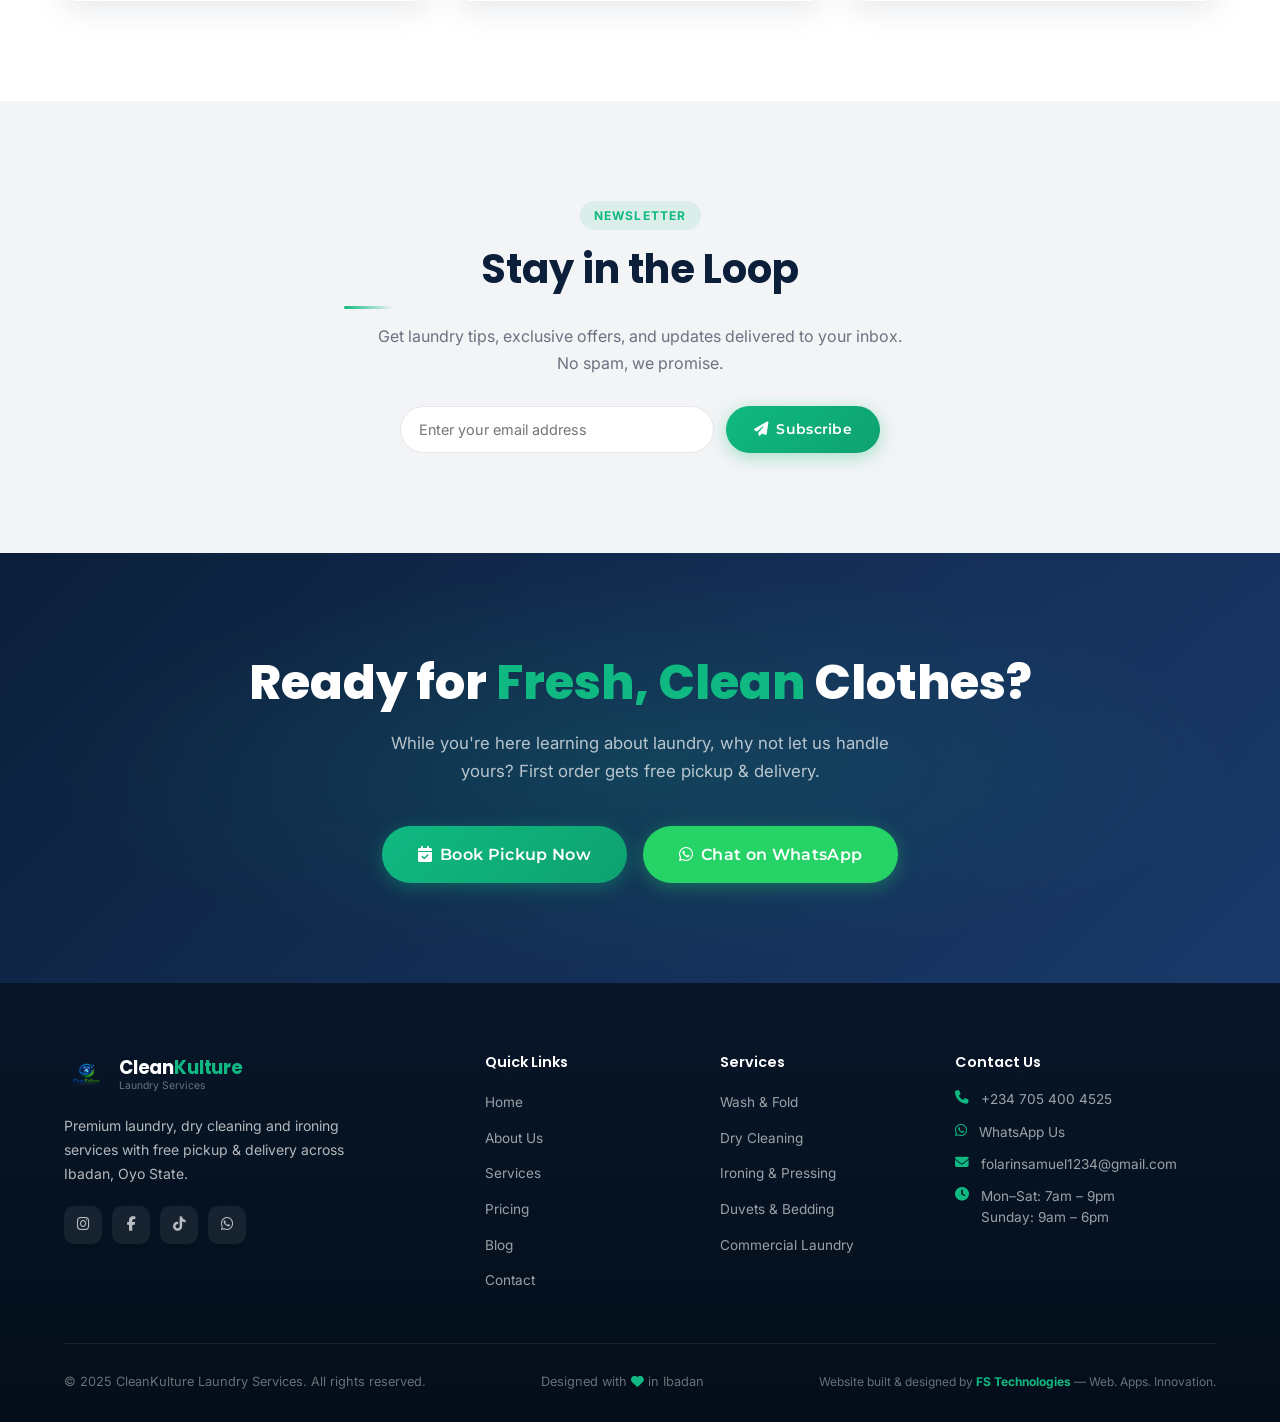
<file: blog.html>
<!DOCTYPE html>
<html lang="en">
<head>
  <meta charset="UTF-8" />
  <meta name="viewport" content="width=device-width, initial-scale=1.0" />
  <title>Blog — CleanKulture Laundry Services</title>
  <meta name="description" content="Laundry tips, fabric care guides, and industry insights from CleanKulture Laundry Services. Learn how to keep your clothes looking their best.">
  <link href="https://fonts.googleapis.com/css2?family=Poppins:wght@400;600;700;800&family=Inter:wght@300;400;500&family=Montserrat:wght@600;700&display=swap" rel="stylesheet">
  <link rel="stylesheet" href="https://cdnjs.cloudflare.com/ajax/libs/font-awesome/6.5.0/css/all.min.css">
  <link rel="stylesheet" href="css/style.css">
  <link rel="stylesheet" href="css/enhancements.css">
</head>
<body>

  <!-- LOADER -->
  <div class="loader-wrap"><div class="loader"></div></div>

  <!-- ANNOUNCEMENT BAR -->
  <div class="announce-bar">
    <i class="fas fa-truck"></i> Free Pickup & Delivery on First Order
    <span>|</span>
    <i class="fas fa-bolt"></i> Same-Day Service Available
    <span>|</span>
    <i class="fas fa-shield-alt"></i> Professional Care Guaranteed
    <button class="announce-close" aria-label="Close announcement"><i class="fas fa-times"></i></button>
  </div>

  <!-- HEADER -->
  <header>
    <div class="container">
      <div class="nav-inner">
        <a href="index.html" class="logo">
          <img src="images/logo.png" alt="CleanKulture Laundry Services" class="logo-img">
          <div>
            <div class="logo-text">Clean<span>Kulture</span></div>
            <div class="logo-sub">Laundry Services</div>
          </div>
        </a>
        <nav>
          <ul>
            <li><a href="index.html">Home</a></li>
            <li><a href="about.html">About</a></li>
            <li><a href="services.html">Services</a></li>
            <li><a href="pricing.html">Pricing</a></li>
            <li><a href="blog.html" class="active">Blog</a></li>
            <li><a href="contact.html">Contact</a></li>
          </ul>
        </nav>
        <div class="nav-actions">
          <a href="https://wa.me/2347054004525?text=Good%20day%2C%20my%20name%20is%20%5BYour%20Name%5D.%20I%20am%20located%20at%20%5BYour%20Area%20in%20Ibadan%5D.%20I%20would%20like%20to%20%5Bdescribe%20how%20CleanKulture%20can%20help%20you%5D" class="btn btn-wa btn-sm"><i class="fab fa-whatsapp"></i> WhatsApp</a>
          <a href="index.html#book" class="btn btn-primary btn-sm">Book Pickup</a>
        </div>
        <button class="hamburger" id="menuToggle" aria-label="Toggle menu">
          <span></span><span></span><span></span>
        </button>
      </div>
    </div>
    <div class="mobile-nav" id="mobileNav">
      <ul>
        <li><a href="index.html">Home</a></li>
        <li><a href="about.html">About</a></li>
        <li><a href="services.html">Services</a></li>
        <li><a href="pricing.html">Pricing</a></li>
        <li><a href="blog.html">Blog</a></li>
        <li><a href="contact.html">Contact</a></li>
      </ul>
      <div class="mobile-ctas">
        <a href="https://wa.me/2347054004525?text=Good%20day%2C%20my%20name%20is%20%5BYour%20Name%5D.%20I%20am%20located%20at%20%5BYour%20Area%20in%20Ibadan%5D.%20I%20would%20like%20to%20%5Bdescribe%20how%20CleanKulture%20can%20help%20you%5D" class="btn btn-wa"><i class="fab fa-whatsapp"></i> Chat on WhatsApp</a>
        <a href="index.html#book" class="btn btn-primary">Book Pickup</a>
      </div>
    </div>
  </header>

  <!-- PAGE HEADER -->
  <div class="page-header">
    <div class="container">
      <div class="breadcrumb">
        <a href="index.html">Home</a> <i class="fas fa-chevron-right" style="font-size:.6rem;"></i> <span>Blog</span>
      </div>
      <h1>Laundry <span class="accent">Tips & Insights</span></h1>
      <p>Expert advice on fabric care, stain removal, and making the most of your laundry routine. Stay informed with CleanKulture.</p>
    </div>
  </div>

  <!-- BLOG GRID -->
  <section>
    <div class="container">
      <div class="blog-grid">
        <!-- Blog Post 1 -->
        <div class="blog-card reveal">
          <div class="blog-img"><i class="fas fa-tshirt"></i></div>
          <div class="blog-body">
            <div class="blog-meta">
              <span><i class="fas fa-calendar-alt"></i> Jan 15, 2025</span>
              <span><i class="fas fa-tag"></i> Laundry Tips</span>
            </div>
            <h3><a href="#">10 Best Laundry Practices for Busy Professionals</a></h3>
            <p>Discover time-saving laundry hacks that keep your wardrobe fresh without eating into your schedule. From sorting shortcuts to drying tips that extend fabric life.</p>
            <a href="#" class="blog-link">Read More <i class="fas fa-arrow-right"></i></a>
          </div>
        </div>

        <!-- Blog Post 2 -->
        <div class="blog-card reveal">
          <div class="blog-img"><i class="fas fa-droplet"></i></div>
          <div class="blog-body">
            <div class="blog-meta">
              <span><i class="fas fa-calendar-alt"></i> Jan 8, 2025</span>
              <span><i class="fas fa-tag"></i> Stain Removal</span>
            </div>
            <h3><a href="#">How to Remove Common Stains: The Ultimate Guide</a></h3>
            <p>From coffee spills to ink marks, learn the proven techniques for removing the most stubborn stains from different fabric types without causing damage.</p>
            <a href="#" class="blog-link">Read More <i class="fas fa-arrow-right"></i></a>
          </div>
        </div>

        <!-- Blog Post 3 -->
        <div class="blog-card reveal">
          <div class="blog-img"><i class="fas fa-briefcase"></i></div>
          <div class="blog-body">
            <div class="blog-meta">
              <span><i class="fas fa-calendar-alt"></i> Dec 22, 2024</span>
              <span><i class="fas fa-tag"></i> Professional Wear</span>
            </div>
            <h3><a href="#">Laundry Tips for Professionals: Keep Your Suits Sharp</a></h3>
            <p>Your corporate wardrobe is an investment. Learn how proper dry cleaning, storage, and care can make your suits and shirts last longer and look better.</p>
            <a href="#" class="blog-link">Read More <i class="fas fa-arrow-right"></i></a>
          </div>
        </div>

        <!-- Blog Post 4 -->
        <div class="blog-card reveal">
          <div class="blog-img"><i class="fas fa-spray-can-sparkles"></i></div>
          <div class="blog-body">
            <div class="blog-meta">
              <span><i class="fas fa-calendar-alt"></i> Dec 10, 2024</span>
              <span><i class="fas fa-tag"></i> Dry Cleaning</span>
            </div>
            <h3><a href="#">Why Dry Cleaning Matters: More Than Just Fancy Clothes</a></h3>
            <p>Dry cleaning isn't just for suits and gowns. Discover which everyday items benefit from professional dry cleaning and why it's gentler on certain fabrics.</p>
            <a href="#" class="blog-link">Read More <i class="fas fa-arrow-right"></i></a>
          </div>
        </div>

        <!-- Blog Post 5 -->
        <div class="blog-card reveal">
          <div class="blog-img"><i class="fas fa-bed"></i></div>
          <div class="blog-body">
            <div class="blog-meta">
              <span><i class="fas fa-calendar-alt"></i> Nov 28, 2024</span>
              <span><i class="fas fa-tag"></i> Bedding Care</span>
            </div>
            <h3><a href="#">Bedding Cleaning Tips: Sleep Fresh, Live Healthy</a></h3>
            <p>How often should you wash your duvet? What's the best way to clean pillows? Get expert answers to all your bedding care questions for a healthier sleep environment.</p>
            <a href="#" class="blog-link">Read More <i class="fas fa-arrow-right"></i></a>
          </div>
        </div>

        <!-- Blog Post 6 -->
        <div class="blog-card reveal">
          <div class="blog-img"><i class="fas fa-leaf"></i></div>
          <div class="blog-body">
            <div class="blog-meta">
              <span><i class="fas fa-calendar-alt"></i> Nov 15, 2024</span>
              <span><i class="fas fa-tag"></i> Eco-Friendly</span>
            </div>
            <h3><a href="#">Eco-Friendly Laundry: How CleanKulture Goes Green</a></h3>
            <p>Learn about our commitment to sustainable laundry practices — from biodegradable detergents to water-efficient washing and responsible waste management.</p>
            <a href="#" class="blog-link">Read More <i class="fas fa-arrow-right"></i></a>
          </div>
        </div>
      </div>
    </div>
  </section>

  <!-- NEWSLETTER -->
  <section class="bg-gray">
    <div class="container" style="max-width:640px;text-align:center;">
      <div class="reveal">
        <span class="section-tag">Newsletter</span>
        <h2 class="section-title">Stay in the Loop</h2>
        <p class="section-sub" style="margin:0 auto 28px;">Get laundry tips, exclusive offers, and updates delivered to your inbox. No spam, we promise.</p>
        <form id="newsletterForm" onsubmit="handleNewsletterSubmit(event)" style="display:flex;gap:12px;max-width:480px;margin:0 auto;">
          <input type="email" placeholder="Enter your email address" required style="flex:1;padding:14px 18px;border:1.5px solid var(--gray2);border-radius:50px;font-size:.9rem;font-family:var(--font-body);outline:none;transition:border .2s;" onfocus="this.style.borderColor='var(--green)'" onblur="this.style.borderColor='var(--gray2)'">
          <button type="submit" class="btn btn-primary"><i class="fas fa-paper-plane"></i> Subscribe</button>
        </form>
      </div>
    </div>
  </section>

  <!-- FINAL CTA -->
  <div class="final-cta">
    <h2>Ready for <span class="accent">Fresh, Clean</span> Clothes?</h2>
    <p>While you're here learning about laundry, why not let us handle yours? First order gets free pickup & delivery.</p>
    <div class="cta-btns">
      <a href="index.html#book" class="btn btn-primary btn-lg"><i class="fas fa-calendar-check"></i> Book Pickup Now</a>
      <a href="https://wa.me/2347054004525?text=Good%20day%2C%20my%20name%20is%20%5BYour%20Name%5D.%20I%20am%20located%20at%20%5BYour%20Area%20in%20Ibadan%5D.%20I%20would%20like%20to%20%5Bdescribe%20how%20CleanKulture%20can%20help%20you%5D" class="btn btn-wa btn-lg"><i class="fab fa-whatsapp"></i> Chat on WhatsApp</a>
    </div>
  </div>

  <!-- FOOTER -->
  <footer>
    <div class="container">
      <div class="footer-grid">
        <div class="footer-brand">
          <a href="index.html" class="logo">
            <img src="images/logo.png" alt="CleanKulture Laundry Services" class="logo-img-footer">
            <div>
              <div class="logo-text" style="color:#fff;">Clean<span>Kulture</span></div>
              <div class="logo-sub" style="color:rgba(255,255,255,.4);">Laundry Services</div>
            </div>
          </a>
          <p>Premium laundry, dry cleaning and ironing services with free pickup & delivery across Ibadan, Oyo State.</p>
          <div class="social-row">
            <a href="#" class="social-btn" aria-label="Instagram"><i class="fab fa-instagram"></i></a>
            <a href="#" class="social-btn" aria-label="Facebook"><i class="fab fa-facebook-f"></i></a>
            <a href="#" class="social-btn" aria-label="TikTok"><i class="fab fa-tiktok"></i></a>
            <a href="https://wa.me/2347054004525?text=Good%20day%2C%20my%20name%20is%20%5BYour%20Name%5D.%20I%20am%20located%20at%20%5BYour%20Area%20in%20Ibadan%5D.%20I%20would%20like%20to%20%5Bdescribe%20how%20CleanKulture%20can%20help%20you%5D" class="social-btn" aria-label="WhatsApp"><i class="fab fa-whatsapp"></i></a>
          </div>
        </div>
        <div class="footer-col">
          <h4>Quick Links</h4>
          <ul>
            <li><a href="index.html">Home</a></li>
            <li><a href="about.html">About Us</a></li>
            <li><a href="services.html">Services</a></li>
            <li><a href="pricing.html">Pricing</a></li>
            <li><a href="blog.html">Blog</a></li>
            <li><a href="contact.html">Contact</a></li>
          </ul>
        </div>
        <div class="footer-col">
          <h4>Services</h4>
          <ul>
            <li><a href="services.html#wash-fold">Wash & Fold</a></li>
            <li><a href="services.html#dry-cleaning">Dry Cleaning</a></li>
            <li><a href="services.html#ironing">Ironing & Pressing</a></li>
            <li><a href="services.html#duvets">Duvets & Bedding</a></li>
            <li><a href="services.html#commercial">Commercial Laundry</a></li>
          </ul>
        </div>
        <div class="footer-col">
          <h4>Contact Us</h4>
          <div class="contact-item">
            <i class="fas fa-phone"></i>
            <p><a href="tel:+2347054004525">+234 705 400 4525</a></p>
          </div>
          <div class="contact-item">
            <i class="fab fa-whatsapp"></i>
            <p><a href="https://wa.me/2347054004525?text=Good%20day%2C%20my%20name%20is%20%5BYour%20Name%5D.%20I%20am%20located%20at%20%5BYour%20Area%20in%20Ibadan%5D.%20I%20would%20like%20to%20%5Bdescribe%20how%20CleanKulture%20can%20help%20you%5D">WhatsApp Us</a></p>
          </div>
          <div class="contact-item">
            <i class="fas fa-envelope"></i>
            <p>folarinsamuel1234@gmail.com</p>
          </div>
          <div class="contact-item">
            <i class="fas fa-clock"></i>
            <p>Mon–Sat: 7am – 9pm<br>Sunday: 9am – 6pm</p>
          </div>
        </div>
      </div>
      <div class="footer-bottom">
        <span>&copy; 2025 CleanKulture Laundry Services. All rights reserved.</span>
        <span>Designed with <i class="fas fa-heart" style="color:var(--green);"></i> in Ibadan</span>
                <span style="font-size:.75rem;">Website built &amp; designed by <strong style="color:var(--green);">FS Technologies</strong> — Web. Apps. Innovation.</span>
      </div>
    </div>
  </footer>

  <!-- FLOATING WHATSAPP -->
  <a href="https://wa.me/2347054004525?text=Good%20day%2C%20my%20name%20is%20%5BYour%20Name%5D.%20I%20am%20located%20at%20%5BYour%20Area%20in%20Ibadan%5D.%20I%20would%20like%20to%20%5Bdescribe%20how%20CleanKulture%20can%20help%20you%5D" class="float-wa" title="Chat on WhatsApp" aria-label="Chat on WhatsApp">
    <i class="fab fa-whatsapp"></i>
  </a>

  <!-- BACK TO TOP -->
  <button class="back-to-top" aria-label="Back to top">
    <i class="fas fa-arrow-up"></i>
  </button>

  <script src="js/main.js"></script>
</body>
</html>
</file>
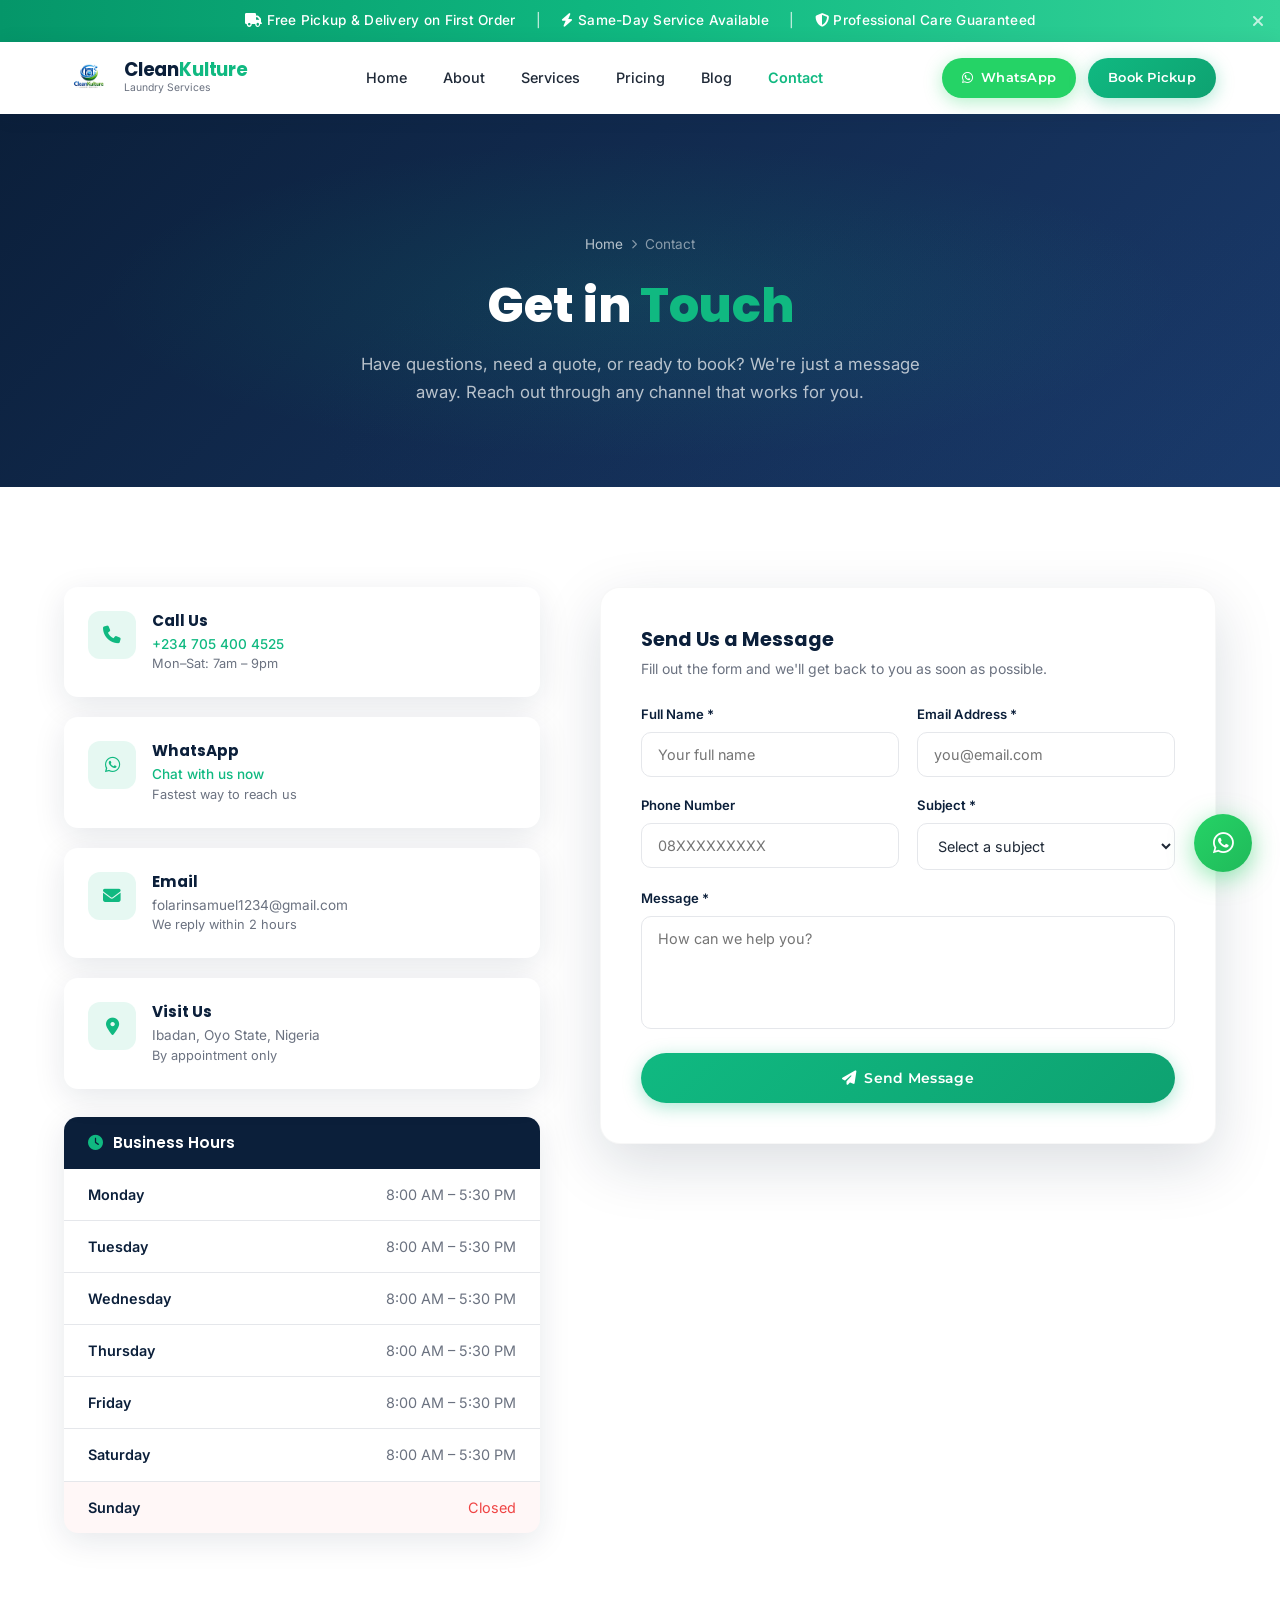
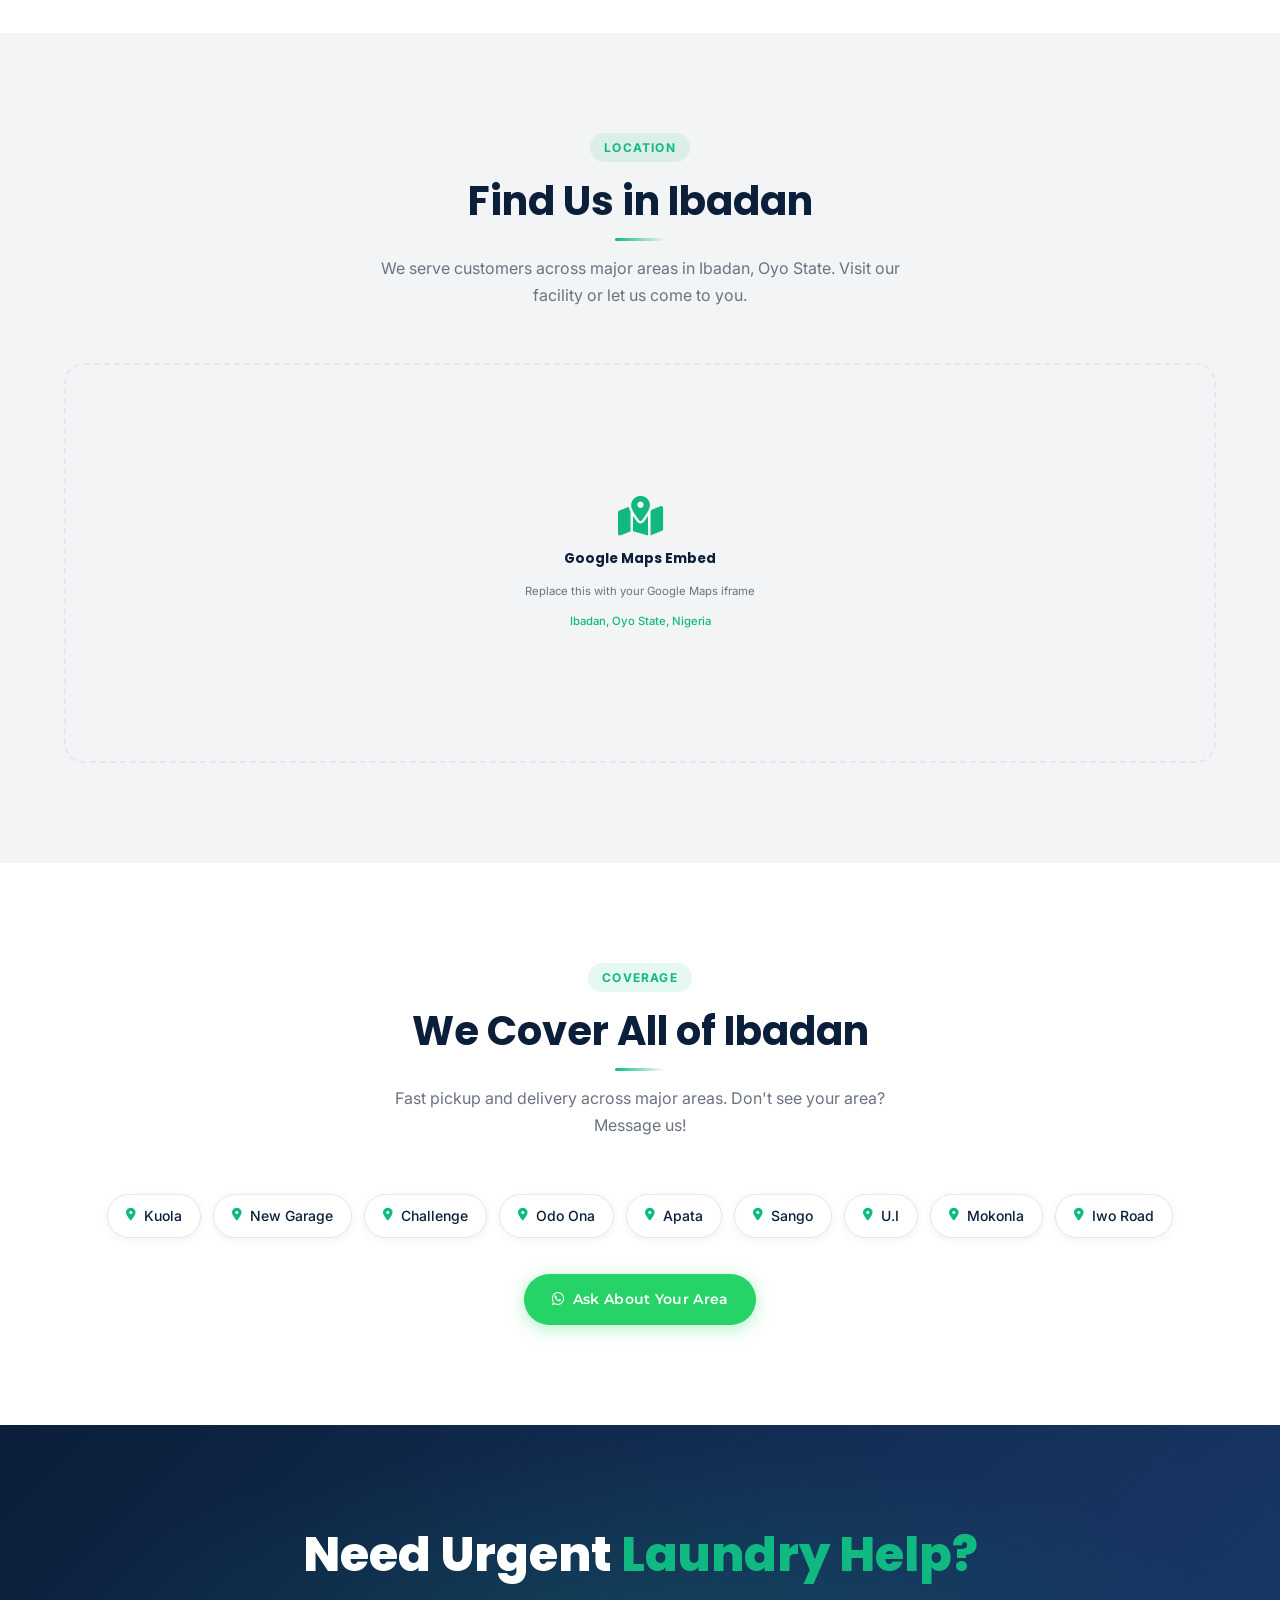
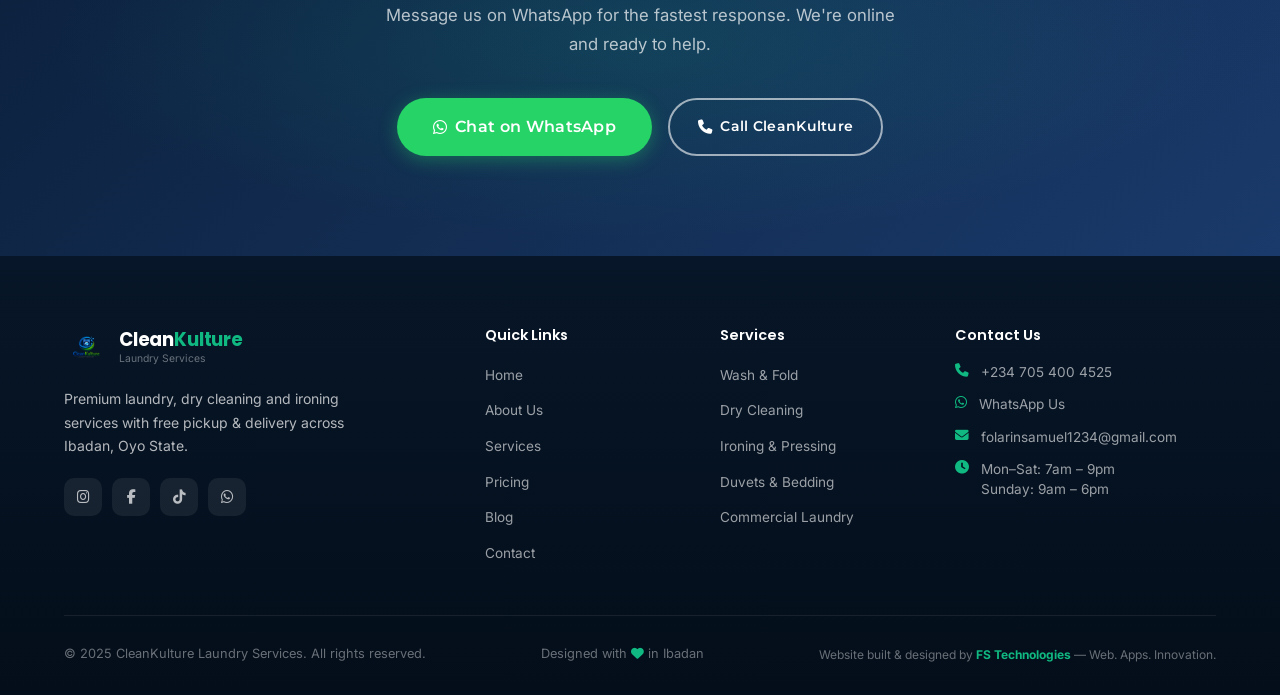
<file: contact.html>
<!DOCTYPE html>
<html lang="en">
<head>
  <meta charset="UTF-8" />
  <meta name="viewport" content="width=device-width, initial-scale=1.0" />
  <title>Contact Us — CleanKulture Laundry Services</title>
  <meta name="description" content="Get in touch with CleanKulture Laundry Services. Call, WhatsApp, email or visit us. We're here to help with all your laundry needs in Ibadan, Oyo State.">
  <link href="https://fonts.googleapis.com/css2?family=Poppins:wght@400;600;700;800&family=Inter:wght@300;400;500&family=Montserrat:wght@600;700&display=swap" rel="stylesheet">
  <link rel="stylesheet" href="https://cdnjs.cloudflare.com/ajax/libs/font-awesome/6.5.0/css/all.min.css">
  <link rel="stylesheet" href="css/style.css">
  <link rel="stylesheet" href="css/enhancements.css">
</head>
<body>

  <!-- LOADER -->
  <div class="loader-wrap"><div class="loader"></div></div>

  <!-- ANNOUNCEMENT BAR -->
  <div class="announce-bar">
    <i class="fas fa-truck"></i> Free Pickup & Delivery on First Order
    <span>|</span>
    <i class="fas fa-bolt"></i> Same-Day Service Available
    <span>|</span>
    <i class="fas fa-shield-alt"></i> Professional Care Guaranteed
    <button class="announce-close" aria-label="Close announcement"><i class="fas fa-times"></i></button>
  </div>

  <!-- HEADER -->
  <header>
    <div class="container">
      <div class="nav-inner">
        <a href="index.html" class="logo">
          <img src="images/logo.png" alt="CleanKulture Laundry Services" class="logo-img">
          <div>
            <div class="logo-text">Clean<span>Kulture</span></div>
            <div class="logo-sub">Laundry Services</div>
          </div>
        </a>
        <nav>
          <ul>
            <li><a href="index.html">Home</a></li>
            <li><a href="about.html">About</a></li>
            <li><a href="services.html">Services</a></li>
            <li><a href="pricing.html">Pricing</a></li>
            <li><a href="blog.html">Blog</a></li>
            <li><a href="contact.html" class="active">Contact</a></li>
          </ul>
        </nav>
        <div class="nav-actions">
          <a href="https://wa.me/2347054004525?text=Good%20day%2C%20my%20name%20is%20%5BYour%20Name%5D.%20I%20am%20located%20at%20%5BYour%20Area%20in%20Ibadan%5D.%20I%20would%20like%20to%20%5Bdescribe%20how%20CleanKulture%20can%20help%20you%5D" class="btn btn-wa btn-sm"><i class="fab fa-whatsapp"></i> WhatsApp</a>
          <a href="index.html#book" class="btn btn-primary btn-sm">Book Pickup</a>
        </div>
        <button class="hamburger" id="menuToggle" aria-label="Toggle menu">
          <span></span><span></span><span></span>
        </button>
      </div>
    </div>
    <div class="mobile-nav" id="mobileNav">
      <ul>
        <li><a href="index.html">Home</a></li>
        <li><a href="about.html">About</a></li>
        <li><a href="services.html">Services</a></li>
        <li><a href="pricing.html">Pricing</a></li>
        <li><a href="blog.html">Blog</a></li>
        <li><a href="contact.html">Contact</a></li>
      </ul>
      <div class="mobile-ctas">
        <a href="https://wa.me/2347054004525?text=Good%20day%2C%20my%20name%20is%20%5BYour%20Name%5D.%20I%20am%20located%20at%20%5BYour%20Area%20in%20Ibadan%5D.%20I%20would%20like%20to%20%5Bdescribe%20how%20CleanKulture%20can%20help%20you%5D" class="btn btn-wa"><i class="fab fa-whatsapp"></i> Chat on WhatsApp</a>
        <a href="index.html#book" class="btn btn-primary">Book Pickup</a>
      </div>
    </div>
  </header>

  <!-- PAGE HEADER -->
  <div class="page-header">
    <div class="container">
      <div class="breadcrumb">
        <a href="index.html">Home</a> <i class="fas fa-chevron-right" style="font-size:.6rem;"></i> <span>Contact</span>
      </div>
      <h1>Get in <span class="accent">Touch</span></h1>
      <p>Have questions, need a quote, or ready to book? We're just a message away. Reach out through any channel that works for you.</p>
    </div>
  </div>

  <!-- CONTACT SECTION -->
  <section>
    <div class="container">
      <div class="contact-grid">
        <!-- Contact Info -->
        <div class="reveal-left">
          <div class="contact-info-cards">
            <div class="contact-info-card">
              <div class="contact-info-icon"><i class="fas fa-phone"></i></div>
              <div>
                <h4>Call Us</h4>
                <p><a href="tel:+2347054004525">+234 705 400 4525</a></p>
                <p style="font-size:.8rem;color:var(--muted);">Mon–Sat: 7am – 9pm</p>
              </div>
            </div>
            <div class="contact-info-card">
              <div class="contact-info-icon"><i class="fab fa-whatsapp"></i></div>
              <div>
                <h4>WhatsApp</h4>
                <p><a href="https://wa.me/2347054004525?text=Good%20day%2C%20my%20name%20is%20%5BYour%20Name%5D.%20I%20am%20located%20at%20%5BYour%20Area%20in%20Ibadan%5D.%20I%20would%20like%20to%20%5Bdescribe%20how%20CleanKulture%20can%20help%20you%5D">Chat with us now</a></p>
                <p style="font-size:.8rem;color:var(--muted);">Fastest way to reach us</p>
              </div>
            </div>
            <div class="contact-info-card">
              <div class="contact-info-icon"><i class="fas fa-envelope"></i></div>
              <div>
                <h4>Email</h4>
                <p>folarinsamuel1234@gmail.com</p>
                <p style="font-size:.8rem;color:var(--muted);">We reply within 2 hours</p>
              </div>
            </div>
            <div class="contact-info-card">
              <div class="contact-info-icon"><i class="fas fa-map-marker-alt"></i></div>
              <div>
                <h4>Visit Us</h4>
                <p>Ibadan, Oyo State, Nigeria</p>
                <p style="font-size:.8rem;color:var(--muted);">By appointment only</p>
              </div>
            </div>
          </div>

          <!-- Business Hours -->
          <div class="hours-table" style="margin-top:28px;">
            <div style="background:var(--navy);padding:14px 24px;color:var(--white);font-family:var(--font-heading);font-weight:600;font-size:.95rem;display:flex;align-items:center;gap:10px;">
              <i class="fas fa-clock" style="color:var(--green);"></i> Business Hours
            </div>
            <div class="hours-row"><span class="day">Monday</span><span class="time">8:00 AM – 5:30 PM</span></div>
            <div class="hours-row"><span class="day">Tuesday</span><span class="time">8:00 AM – 5:30 PM</span></div>
            <div class="hours-row"><span class="day">Wednesday</span><span class="time">8:00 AM – 5:30 PM</span></div>
            <div class="hours-row"><span class="day">Thursday</span><span class="time">8:00 AM – 5:30 PM</span></div>
            <div class="hours-row"><span class="day">Friday</span><span class="time">8:00 AM – 5:30 PM</span></div>
            <div class="hours-row"><span class="day">Saturday</span><span class="time">8:00 AM – 5:30 PM</span></div>
            <div class="hours-row" style="background:rgba(239,68,68,.04);"><span class="day">Sunday</span><span class="time" style="color:#ef4444;">Closed</span></div>
          </div>
        </div>

        <!-- Contact Form -->
        <div class="reveal-right">
          <div class="booking-form-wrap">
            <h3 style="font-family:var(--font-heading);font-size:1.2rem;color:var(--navy);margin-bottom:6px;">Send Us a Message</h3>
            <p style="color:var(--muted);font-size:.875rem;margin-bottom:24px;">Fill out the form and we'll get back to you as soon as possible.</p>
            <form id="contactForm" onsubmit="handleContactSubmit(event)">
              <div class="form-grid">
                <div class="form-group">
                  <label for="c-name">Full Name *</label>
                  <input type="text" id="c-name" name="name" placeholder="Your full name" required>
                  <span class="form-error">Please enter your name</span>
                </div>
                <div class="form-group">
                  <label for="c-email">Email Address *</label>
                  <input type="email" id="c-email" name="email" placeholder="you@email.com" required>
                  <span class="form-error">Please enter a valid email</span>
                </div>
                <div class="form-group">
                  <label for="c-phone">Phone Number</label>
                  <input type="tel" id="c-phone" name="phone" placeholder="08XXXXXXXXX">
                </div>
                <div class="form-group">
                  <label for="c-subject">Subject *</label>
                  <select id="c-subject" name="subject" required>
                    <option value="">Select a subject</option>
                    <option>General Inquiry</option>
                    <option>Booking Question</option>
                    <option>Commercial Laundry Quote</option>
                    <option>Complaint / Feedback</option>
                    <option>Partnership</option>
                    <option>Other</option>
                  </select>
                  <span class="form-error">Please select a subject</span>
                </div>
                <div class="form-group full">
                  <label for="c-message">Message *</label>
                  <textarea id="c-message" name="message" rows="5" placeholder="How can we help you?" required></textarea>
                  <span class="form-error">Please enter your message</span>
                </div>
              </div>
              <button type="submit" class="btn btn-primary" style="width:100%;justify-content:center;margin-top:24px;padding:16px;">
                <i class="fas fa-paper-plane"></i> Send Message
              </button>
            </form>
          </div>
        </div>
      </div>
    </div>
  </section>

  <!-- MAP -->
  <section class="bg-gray">
    <div class="container">
      <div class="section-head text-center reveal">
        <span class="section-tag">Location</span>
        <h2 class="section-title">Find Us in Ibadan</h2>
        <p class="section-sub">We serve customers across major areas in Ibadan, Oyo State. Visit our facility or let us come to you.</p>
      </div>
      <div class="map-placeholder reveal" style="height:400px;">
        <i class="fas fa-map-marked-alt"></i>
        <strong style="color:var(--navy);font-family:var(--font-heading);">Google Maps Embed</strong>
        <small>Replace this with your Google Maps iframe</small>
        <small style="color:var(--green);font-weight:500;">Ibadan, Oyo State, Nigeria</small>
      </div>
    </div>
  </section>

  <!-- SERVICE AREAS QUICK REFERENCE -->
  <section>
    <div class="container">
      <div class="section-head text-center reveal">
        <span class="section-tag">Coverage</span>
        <h2 class="section-title">We Cover All of Ibadan</h2>
        <p class="section-sub">Fast pickup and delivery across major areas. Don't see your area? Message us!</p>
      </div>
      <div style="display:flex;flex-wrap:wrap;gap:12px;justify-content:center;" class="reveal">
        <div class="area-pill"><i class="fas fa-map-marker-alt"></i> Kuola</div>
        <div class="area-pill"><i class="fas fa-map-marker-alt"></i> New Garage</div>
        <div class="area-pill"><i class="fas fa-map-marker-alt"></i> Challenge</div>
        <div class="area-pill"><i class="fas fa-map-marker-alt"></i> Odo Ona</div>
        <div class="area-pill"><i class="fas fa-map-marker-alt"></i> Apata</div>
        <div class="area-pill"><i class="fas fa-map-marker-alt"></i> Sango</div>
        <div class="area-pill"><i class="fas fa-map-marker-alt"></i> U.I</div>
        <div class="area-pill"><i class="fas fa-map-marker-alt"></i> Mokonla</div>
        <div class="area-pill"><i class="fas fa-map-marker-alt"></i> Iwo Road</div>
      </div>
      <div style="text-align:center;margin-top:36px;" class="reveal">
        <a href="https://wa.me/2347054004525?text=Good%20day%2C%20my%20name%20is%20%5BYour%20Name%5D.%20I%20am%20located%20at%20%5BYour%20Area%20in%20Ibadan%5D.%20I%20would%20like%20to%20%5Bdescribe%20how%20CleanKulture%20can%20help%20you%5D" class="btn btn-wa"><i class="fab fa-whatsapp"></i> Ask About Your Area</a>
      </div>
    </div>
  </section>

  <!-- FINAL CTA -->
  <div class="final-cta">
    <h2>Need Urgent <span class="accent">Laundry Help?</span></h2>
    <p>Message us on WhatsApp for the fastest response. We're online and ready to help.</p>
    <div class="cta-btns">
      <a href="https://wa.me/2347054004525?text=Good%20day%2C%20my%20name%20is%20%5BYour%20Name%5D.%20I%20am%20located%20at%20%5BYour%20Area%20in%20Ibadan%5D.%20I%20would%20like%20to%20%5Bdescribe%20how%20CleanKulture%20can%20help%20you%5D" class="btn btn-wa btn-lg"><i class="fab fa-whatsapp"></i> Chat on WhatsApp</a>
      <a href="tel:+2347054004525" class="btn btn-outline"><i class="fas fa-phone"></i> Call CleanKulture</a>
    </div>
  </div>

  <!-- FOOTER -->
  <footer>
    <div class="container">
      <div class="footer-grid">
        <div class="footer-brand">
          <a href="index.html" class="logo">
            <img src="images/logo.png" alt="CleanKulture Laundry Services" class="logo-img-footer">
            <div>
              <div class="logo-text" style="color:#fff;">Clean<span>Kulture</span></div>
              <div class="logo-sub" style="color:rgba(255,255,255,.4);">Laundry Services</div>
            </div>
          </a>
          <p>Premium laundry, dry cleaning and ironing services with free pickup & delivery across Ibadan, Oyo State.</p>
          <div class="social-row">
            <a href="#" class="social-btn" aria-label="Instagram"><i class="fab fa-instagram"></i></a>
            <a href="#" class="social-btn" aria-label="Facebook"><i class="fab fa-facebook-f"></i></a>
            <a href="#" class="social-btn" aria-label="TikTok"><i class="fab fa-tiktok"></i></a>
            <a href="https://wa.me/2347054004525?text=Good%20day%2C%20my%20name%20is%20%5BYour%20Name%5D.%20I%20am%20located%20at%20%5BYour%20Area%20in%20Ibadan%5D.%20I%20would%20like%20to%20%5Bdescribe%20how%20CleanKulture%20can%20help%20you%5D" class="social-btn" aria-label="WhatsApp"><i class="fab fa-whatsapp"></i></a>
          </div>
        </div>
        <div class="footer-col">
          <h4>Quick Links</h4>
          <ul>
            <li><a href="index.html">Home</a></li>
            <li><a href="about.html">About Us</a></li>
            <li><a href="services.html">Services</a></li>
            <li><a href="pricing.html">Pricing</a></li>
            <li><a href="blog.html">Blog</a></li>
            <li><a href="contact.html">Contact</a></li>
          </ul>
        </div>
        <div class="footer-col">
          <h4>Services</h4>
          <ul>
            <li><a href="services.html#wash-fold">Wash & Fold</a></li>
            <li><a href="services.html#dry-cleaning">Dry Cleaning</a></li>
            <li><a href="services.html#ironing">Ironing & Pressing</a></li>
            <li><a href="services.html#duvets">Duvets & Bedding</a></li>
            <li><a href="services.html#commercial">Commercial Laundry</a></li>
          </ul>
        </div>
        <div class="footer-col">
          <h4>Contact Us</h4>
          <div class="contact-item">
            <i class="fas fa-phone"></i>
            <p><a href="tel:+2347054004525">+234 705 400 4525</a></p>
          </div>
          <div class="contact-item">
            <i class="fab fa-whatsapp"></i>
            <p><a href="https://wa.me/2347054004525?text=Good%20day%2C%20my%20name%20is%20%5BYour%20Name%5D.%20I%20am%20located%20at%20%5BYour%20Area%20in%20Ibadan%5D.%20I%20would%20like%20to%20%5Bdescribe%20how%20CleanKulture%20can%20help%20you%5D">WhatsApp Us</a></p>
          </div>
          <div class="contact-item">
            <i class="fas fa-envelope"></i>
            <p>folarinsamuel1234@gmail.com</p>
          </div>
          <div class="contact-item">
            <i class="fas fa-clock"></i>
            <p>Mon–Sat: 7am – 9pm<br>Sunday: 9am – 6pm</p>
          </div>
        </div>
      </div>
      <div class="footer-bottom">
        <span>&copy; 2025 CleanKulture Laundry Services. All rights reserved.</span>
        <span>Designed with <i class="fas fa-heart" style="color:var(--green);"></i> in Ibadan</span>
                <span style="font-size:.75rem;">Website built &amp; designed by <strong style="color:var(--green);">FS Technologies</strong> — Web. Apps. Innovation.</span>
      </div>
    </div>
  </footer>

  <!-- FLOATING WHATSAPP -->
  <a href="https://wa.me/2347054004525?text=Good%20day%2C%20my%20name%20is%20%5BYour%20Name%5D.%20I%20am%20located%20at%20%5BYour%20Area%20in%20Ibadan%5D.%20I%20would%20like%20to%20%5Bdescribe%20how%20CleanKulture%20can%20help%20you%5D" class="float-wa" title="Chat on WhatsApp" aria-label="Chat on WhatsApp">
    <i class="fab fa-whatsapp"></i>
  </a>

  <!-- BACK TO TOP -->
  <button class="back-to-top" aria-label="Back to top">
    <i class="fas fa-arrow-up"></i>
  </button>

  <script src="js/main.js"></script>
</body>
</html>
</file>
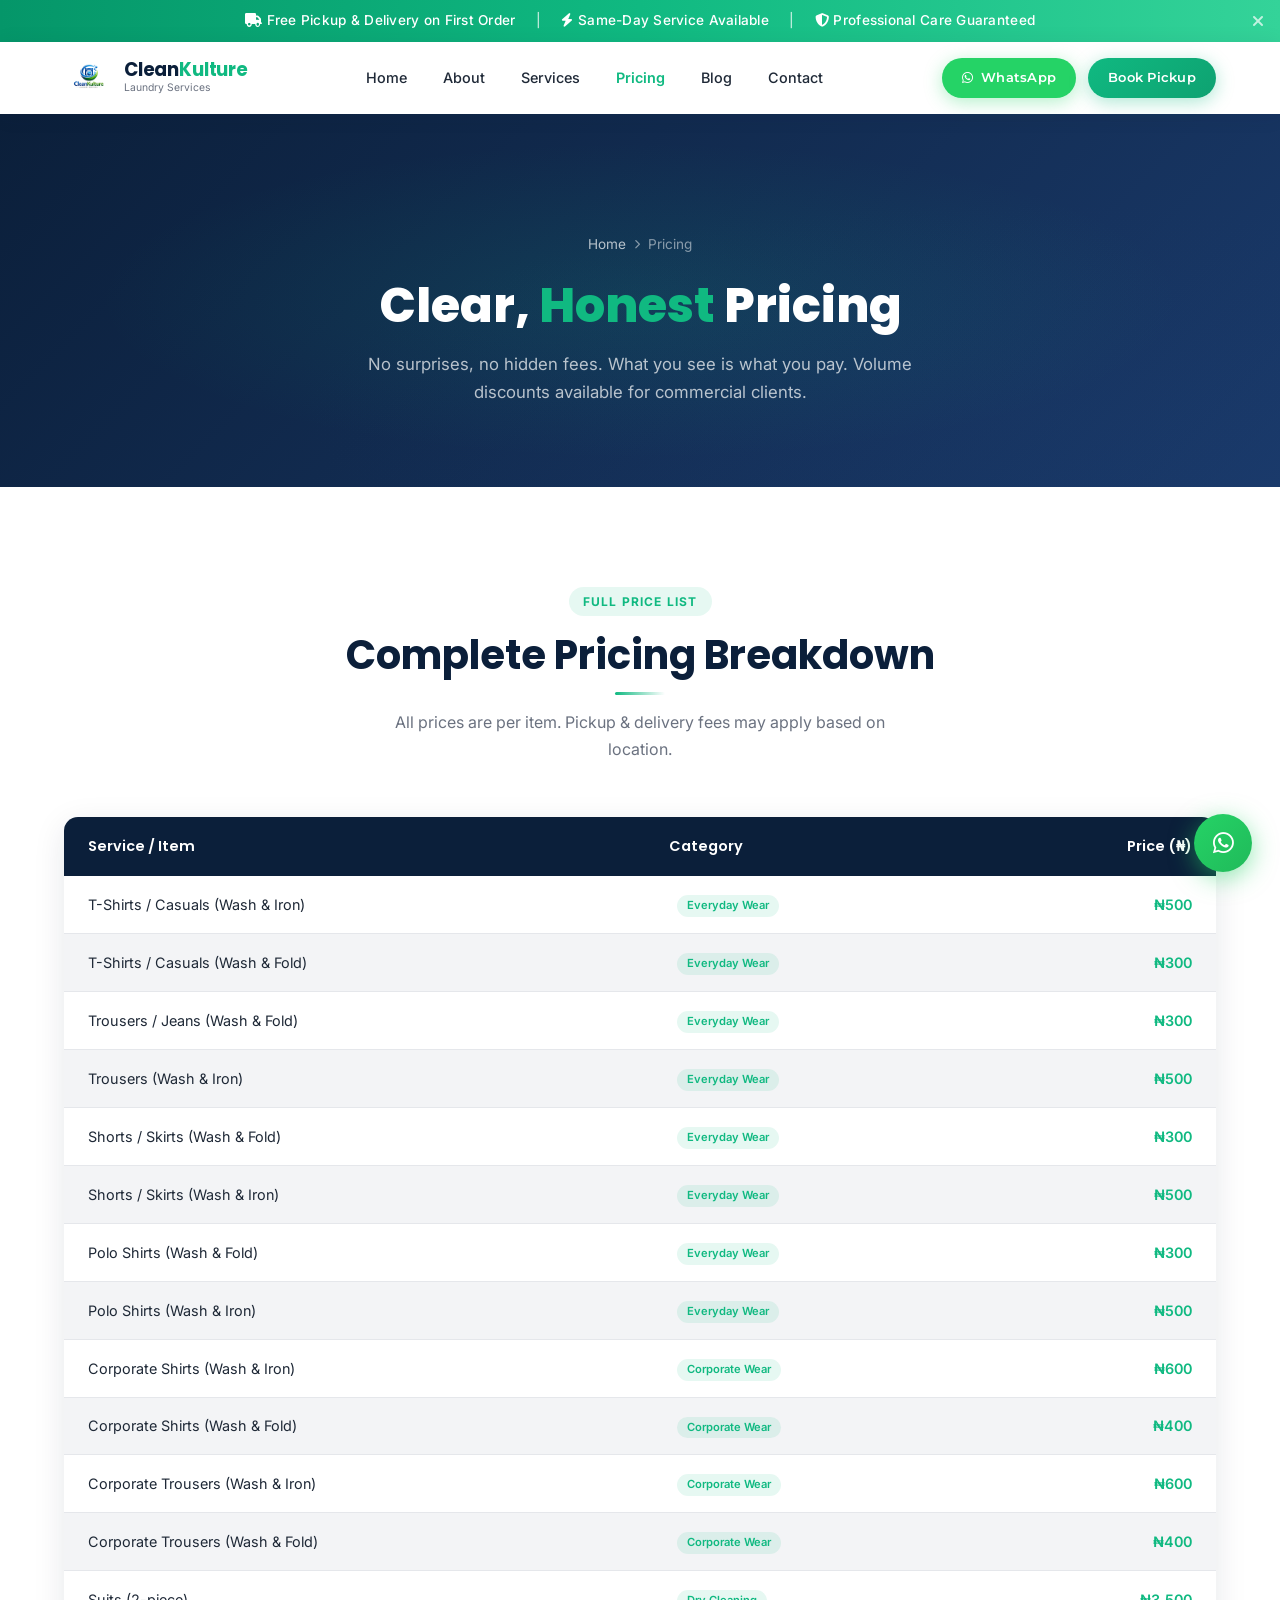
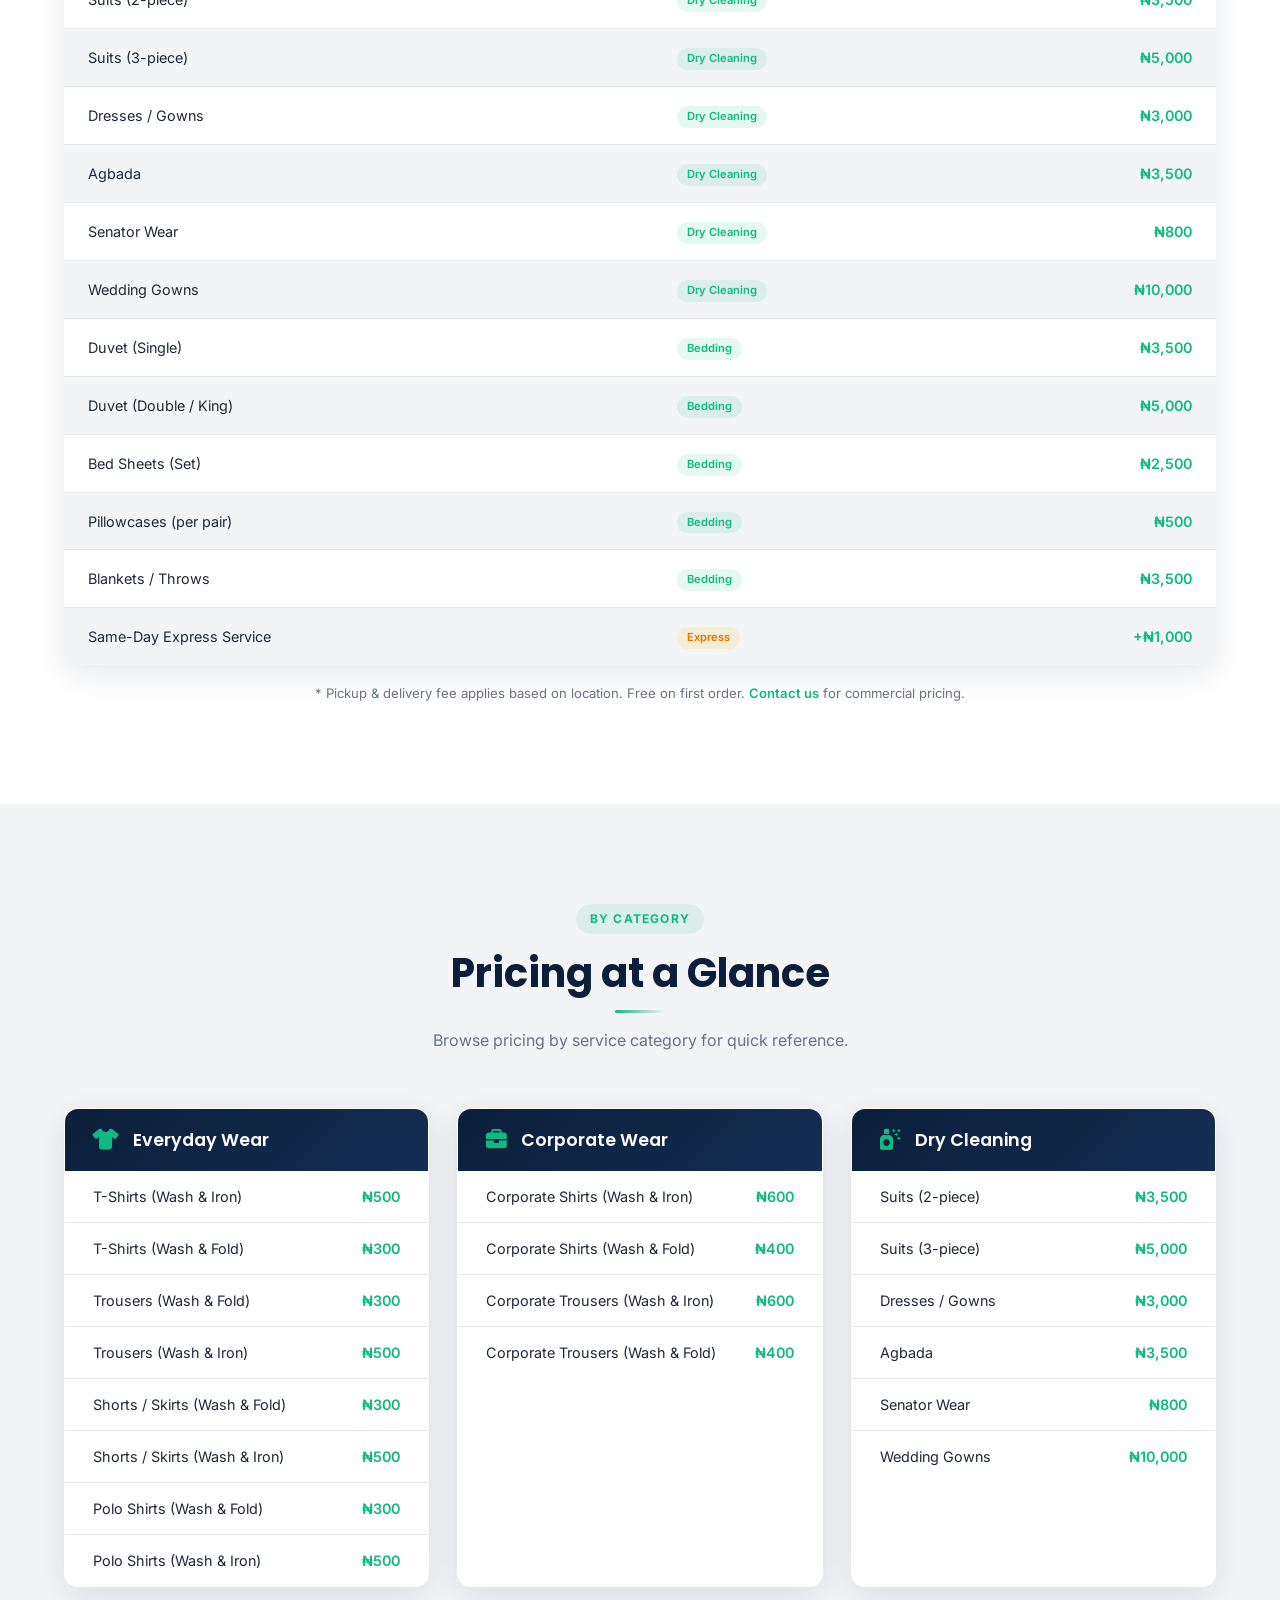
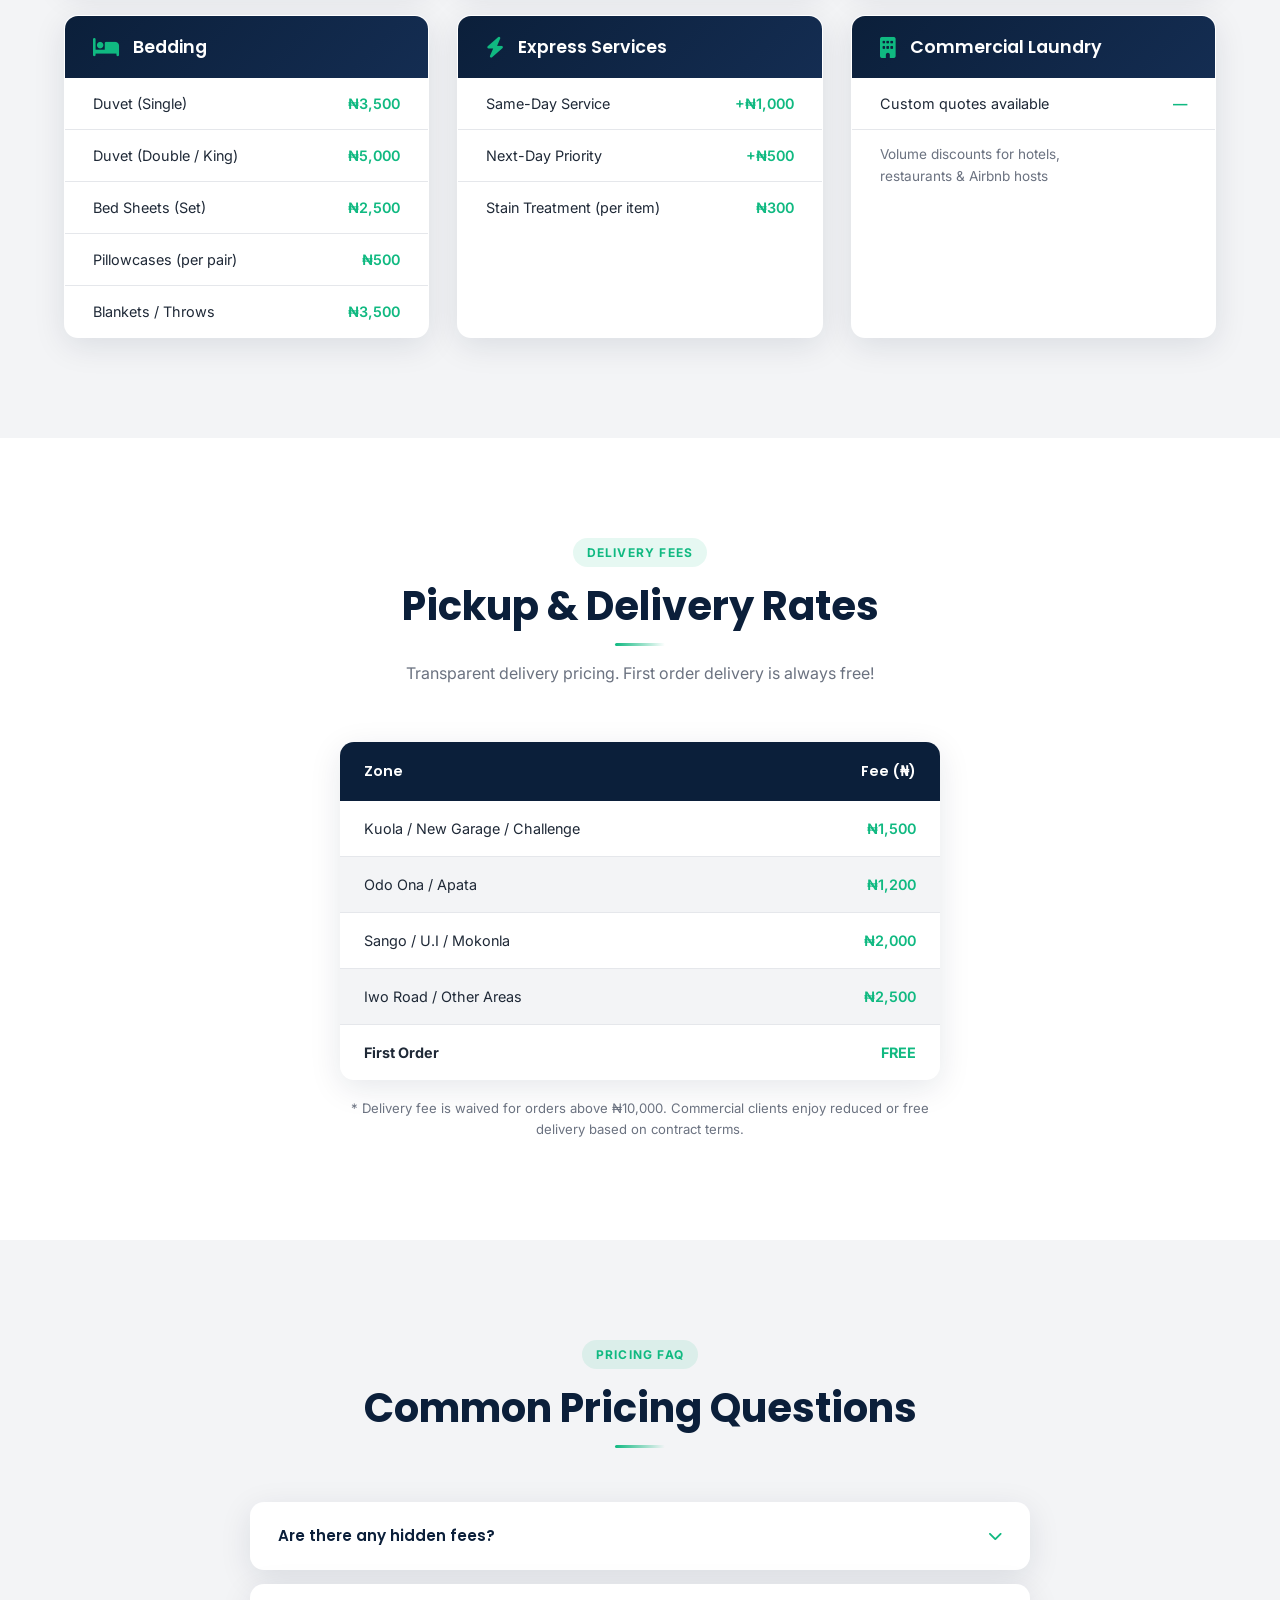
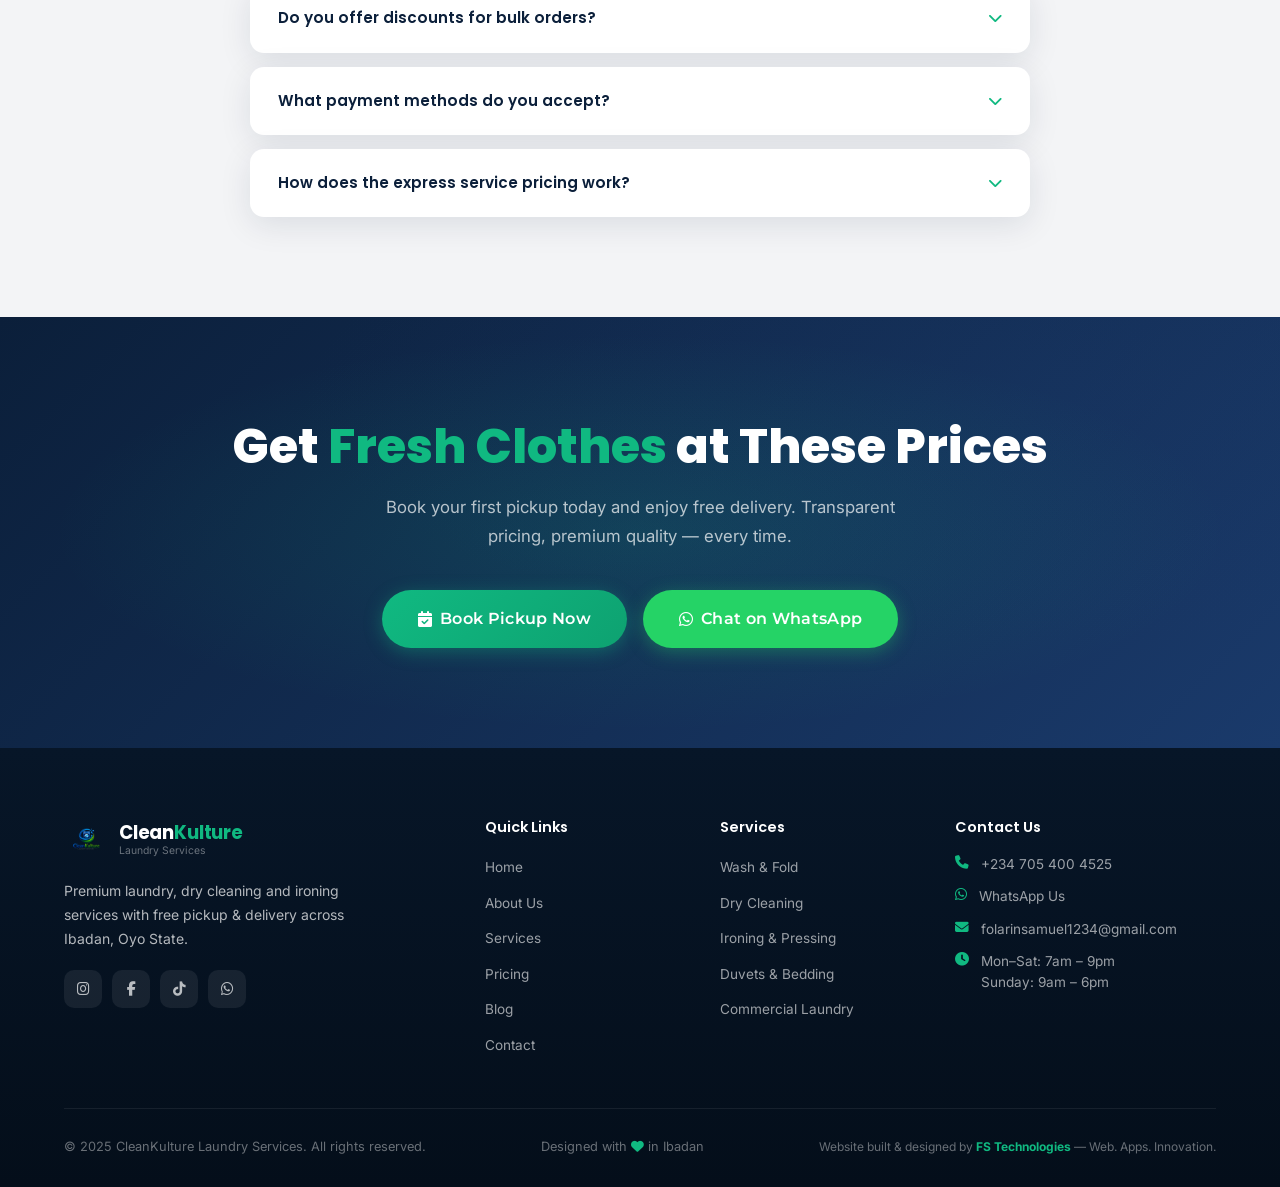
<file: pricing.html>
<!DOCTYPE html>
<html lang="en">
<head>
  <meta charset="UTF-8" />
  <meta name="viewport" content="width=device-width, initial-scale=1.0" />
  <title>Pricing — CleanKulture Laundry Services</title>
  <meta name="description" content="Transparent, affordable pricing for all CleanKulture laundry services. No hidden fees. View our complete price list for Ibadan, Oyo State.">
  <link href="https://fonts.googleapis.com/css2?family=Poppins:wght@400;600;700;800&family=Inter:wght@300;400;500&family=Montserrat:wght@600;700&display=swap" rel="stylesheet">
  <link rel="stylesheet" href="https://cdnjs.cloudflare.com/ajax/libs/font-awesome/6.5.0/css/all.min.css">
  <link rel="stylesheet" href="css/style.css">
  <link rel="stylesheet" href="css/enhancements.css">
</head>
<body>

  <!-- LOADER -->
  <div class="loader-wrap"><div class="loader"></div></div>

  <!-- ANNOUNCEMENT BAR -->
  <div class="announce-bar">
    <i class="fas fa-truck"></i> Free Pickup & Delivery on First Order
    <span>|</span>
    <i class="fas fa-bolt"></i> Same-Day Service Available
    <span>|</span>
    <i class="fas fa-shield-alt"></i> Professional Care Guaranteed
    <button class="announce-close" aria-label="Close announcement"><i class="fas fa-times"></i></button>
  </div>

  <!-- HEADER -->
  <header>
    <div class="container">
      <div class="nav-inner">
        <a href="index.html" class="logo">
          <img src="images/logo.png" alt="CleanKulture Laundry Services" class="logo-img">
          <div>
            <div class="logo-text">Clean<span>Kulture</span></div>
            <div class="logo-sub">Laundry Services</div>
          </div>
        </a>
        <nav>
          <ul>
            <li><a href="index.html">Home</a></li>
            <li><a href="about.html">About</a></li>
            <li><a href="services.html">Services</a></li>
            <li><a href="pricing.html" class="active">Pricing</a></li>
            <li><a href="blog.html">Blog</a></li>
            <li><a href="contact.html">Contact</a></li>
          </ul>
        </nav>
        <div class="nav-actions">
          <a href="https://wa.me/2347054004525?text=Good%20day%2C%20my%20name%20is%20%5BYour%20Name%5D.%20I%20am%20located%20at%20%5BYour%20Area%20in%20Ibadan%5D.%20I%20would%20like%20to%20%5Bdescribe%20how%20CleanKulture%20can%20help%20you%5D" class="btn btn-wa btn-sm"><i class="fab fa-whatsapp"></i> WhatsApp</a>
          <a href="index.html#book" class="btn btn-primary btn-sm">Book Pickup</a>
        </div>
        <button class="hamburger" id="menuToggle" aria-label="Toggle menu">
          <span></span><span></span><span></span>
        </button>
      </div>
    </div>
    <div class="mobile-nav" id="mobileNav">
      <ul>
        <li><a href="index.html">Home</a></li>
        <li><a href="about.html">About</a></li>
        <li><a href="services.html">Services</a></li>
        <li><a href="pricing.html">Pricing</a></li>
        <li><a href="blog.html">Blog</a></li>
        <li><a href="contact.html">Contact</a></li>
      </ul>
      <div class="mobile-ctas">
        <a href="https://wa.me/2347054004525?text=Good%20day%2C%20my%20name%20is%20%5BYour%20Name%5D.%20I%20am%20located%20at%20%5BYour%20Area%20in%20Ibadan%5D.%20I%20would%20like%20to%20%5Bdescribe%20how%20CleanKulture%20can%20help%20you%5D" class="btn btn-wa"><i class="fab fa-whatsapp"></i> Chat on WhatsApp</a>
        <a href="index.html#book" class="btn btn-primary">Book Pickup</a>
      </div>
    </div>
  </header>

  <!-- PAGE HEADER -->
  <div class="page-header">
    <div class="container">
      <div class="breadcrumb">
        <a href="index.html">Home</a> <i class="fas fa-chevron-right" style="font-size:.6rem;"></i> <span>Pricing</span>
      </div>
      <h1>Clear, <span class="accent">Honest</span> Pricing</h1>
      <p>No surprises, no hidden fees. What you see is what you pay. Volume discounts available for commercial clients.</p>
    </div>
  </div>

  <!-- PRICING OVERVIEW TABLE -->
  <section>
    <div class="container">
      <div class="section-head text-center reveal">
        <span class="section-tag">Full Price List</span>
        <h2 class="section-title">Complete Pricing Breakdown</h2>
        <p class="section-sub">All prices are per item. Pickup & delivery fees may apply based on location.</p>
      </div>
      <div class="reveal">
        <table class="pricing-table">
          <thead>
            <tr>
              <th>Service / Item</th>
              <th>Category</th>
              <th style="text-align:right;">Price (₦)</th>
            </tr>
          </thead>
          <tbody>
            <tr>
              <td>T-Shirts / Casuals (Wash & Iron)</td>
              <td><span class="pricing-tag">Everyday Wear</span></td>
              <td>₦500</td>
            </tr>
            <tr>
              <td>T-Shirts / Casuals (Wash & Fold)</td>
              <td><span class="pricing-tag">Everyday Wear</span></td>
              <td>₦300</td>
            </tr>
            <tr>
              <td>Trousers / Jeans (Wash & Fold)</td>
              <td><span class="pricing-tag">Everyday Wear</span></td>
              <td>₦300</td>
            </tr>
            <tr>
              <td>Trousers (Wash & Iron)</td>
              <td><span class="pricing-tag">Everyday Wear</span></td>
              <td>₦500</td>
            </tr>
            <tr>
              <td>Shorts / Skirts (Wash & Fold)</td>
              <td><span class="pricing-tag">Everyday Wear</span></td>
              <td>₦300</td>
            </tr>
            <tr>
              <td>Shorts / Skirts (Wash & Iron)</td>
              <td><span class="pricing-tag">Everyday Wear</span></td>
              <td>₦500</td>
            </tr>
            <tr>
              <td>Polo Shirts (Wash & Fold)</td>
              <td><span class="pricing-tag">Everyday Wear</span></td>
              <td>₦300</td>
            </tr>
            <tr>
              <td>Polo Shirts (Wash & Iron)</td>
              <td><span class="pricing-tag">Everyday Wear</span></td>
              <td>₦500</td>
            </tr>
            <tr>
              <td>Corporate Shirts (Wash & Iron)</td>
              <td><span class="pricing-tag">Corporate Wear</span></td>
              <td>₦600</td>
            </tr>
            <tr>
              <td>Corporate Shirts (Wash & Fold)</td>
              <td><span class="pricing-tag">Corporate Wear</span></td>
              <td>₦400</td>
            </tr>
            <tr>
              <td>Corporate Trousers (Wash & Iron)</td>
              <td><span class="pricing-tag">Corporate Wear</span></td>
              <td>₦600</td>
            </tr>
            <tr>
              <td>Corporate Trousers (Wash & Fold)</td>
              <td><span class="pricing-tag">Corporate Wear</span></td>
              <td>₦400</td>
            </tr>
            <tr>
              <td>Suits (2-piece)</td>
              <td><span class="pricing-tag">Dry Cleaning</span></td>
              <td>₦3,500</td>
            </tr>
            <tr>
              <td>Suits (3-piece)</td>
              <td><span class="pricing-tag">Dry Cleaning</span></td>
              <td>₦5,000</td>
            </tr>
            <tr>
              <td>Dresses / Gowns</td>
              <td><span class="pricing-tag">Dry Cleaning</span></td>
              <td>₦3,000</td>
            </tr>
            <tr>
              <td>Agbada</td>
              <td><span class="pricing-tag">Dry Cleaning</span></td>
              <td>₦3,500</td>
            </tr>
            <tr>
              <td>Senator Wear</td>
              <td><span class="pricing-tag">Dry Cleaning</span></td>
              <td>₦800</td>
            </tr>
            <tr>
              <td>Wedding Gowns</td>
              <td><span class="pricing-tag">Dry Cleaning</span></td>
              <td>₦10,000</td>
            </tr>
            <tr>
              <td>Duvet (Single)</td>
              <td><span class="pricing-tag">Bedding</span></td>
              <td>₦3,500</td>
            </tr>
            <tr>
              <td>Duvet (Double / King)</td>
              <td><span class="pricing-tag">Bedding</span></td>
              <td>₦5,000</td>
            </tr>
            <tr>
              <td>Bed Sheets (Set)</td>
              <td><span class="pricing-tag">Bedding</span></td>
              <td>₦2,500</td>
            </tr>
            <tr>
              <td>Pillowcases (per pair)</td>
              <td><span class="pricing-tag">Bedding</span></td>
              <td>₦500</td>
            </tr>
            <tr>
              <td>Blankets / Throws</td>
              <td><span class="pricing-tag">Bedding</span></td>
              <td>₦3,500</td>
            </tr>
            <tr>
              <td>Same-Day Express Service</td>
              <td><span class="pricing-tag express">Express</span></td>
              <td>+₦1,000</td>
            </tr>
          </tbody>
        </table>
        <p class="pricing-note">* Pickup & delivery fee applies based on location. Free on first order. <a href="contact.html">Contact us</a> for commercial pricing.</p>
      </div>
    </div>
  </section>

  <!-- PRICING BY CATEGORY -->
  <section class="bg-gray">
    <div class="container">
      <div class="section-head text-center reveal">
        <span class="section-tag">By Category</span>
        <h2 class="section-title">Pricing at a Glance</h2>
        <p class="section-sub">Browse pricing by service category for quick reference.</p>
      </div>
      <div class="pricing-cats">
        <div class="pricing-cat-card reveal">
          <div class="pricing-cat-header">
            <i class="fas fa-tshirt"></i>
            <h3>Everyday Wear</h3>
          </div>
          <div class="pricing-cat-body">
            <div class="price-row"><span>T-Shirts (Wash & Iron)</span><span class="price">₦500</span></div>
            <div class="price-row"><span>T-Shirts (Wash & Fold)</span><span class="price">₦300</span></div>
            <div class="price-row"><span>Trousers (Wash & Fold)</span><span class="price">₦300</span></div>
            <div class="price-row"><span>Trousers (Wash & Iron)</span><span class="price">₦500</span></div>
            <div class="price-row"><span>Shorts / Skirts (Wash & Fold)</span><span class="price">₦300</span></div>
            <div class="price-row"><span>Shorts / Skirts (Wash & Iron)</span><span class="price">₦500</span></div>
            <div class="price-row"><span>Polo Shirts (Wash & Fold)</span><span class="price">₦300</span></div>
            <div class="price-row"><span>Polo Shirts (Wash & Iron)</span><span class="price">₦500</span></div>
          </div>
        </div>
        <div class="pricing-cat-card reveal">
          <div class="pricing-cat-header">
            <i class="fas fa-briefcase"></i>
            <h3>Corporate Wear</h3>
          </div>
          <div class="pricing-cat-body">
            <div class="price-row"><span>Corporate Shirts (Wash & Iron)</span><span class="price">₦600</span></div>
            <div class="price-row"><span>Corporate Shirts (Wash & Fold)</span><span class="price">₦400</span></div>
            <div class="price-row"><span>Corporate Trousers (Wash & Iron)</span><span class="price">₦600</span></div>
            <div class="price-row"><span>Corporate Trousers (Wash & Fold)</span><span class="price">₦400</span></div>
          </div>
        </div>
        <div class="pricing-cat-card reveal">
          <div class="pricing-cat-header">
            <i class="fas fa-spray-can-sparkles"></i>
            <h3>Dry Cleaning</h3>
          </div>
          <div class="pricing-cat-body">
            <div class="price-row"><span>Suits (2-piece)</span><span class="price">₦3,500</span></div>
            <div class="price-row"><span>Suits (3-piece)</span><span class="price">₦5,000</span></div>
            <div class="price-row"><span>Dresses / Gowns</span><span class="price">₦3,000</span></div>
            <div class="price-row"><span>Agbada</span><span class="price">₦3,500</span></div>
            <div class="price-row"><span>Senator Wear</span><span class="price">₦800</span></div>
            <div class="price-row"><span>Wedding Gowns</span><span class="price">₦10,000</span></div>
          </div>
        </div>
        <div class="pricing-cat-card reveal">
          <div class="pricing-cat-header">
            <i class="fas fa-bed"></i>
            <h3>Bedding</h3>
          </div>
          <div class="pricing-cat-body">
            <div class="price-row"><span>Duvet (Single)</span><span class="price">₦3,500</span></div>
            <div class="price-row"><span>Duvet (Double / King)</span><span class="price">₦5,000</span></div>
            <div class="price-row"><span>Bed Sheets (Set)</span><span class="price">₦2,500</span></div>
            <div class="price-row"><span>Pillowcases (per pair)</span><span class="price">₦500</span></div>
            <div class="price-row"><span>Blankets / Throws</span><span class="price">₦3,500</span></div>
          </div>
        </div>
        <div class="pricing-cat-card reveal">
          <div class="pricing-cat-header">
            <i class="fas fa-bolt"></i>
            <h3>Express Services</h3>
          </div>
          <div class="pricing-cat-body">
            <div class="price-row"><span>Same-Day Service</span><span class="price">+₦1,000</span></div>
            <div class="price-row"><span>Next-Day Priority</span><span class="price">+₦500</span></div>
            <div class="price-row"><span>Stain Treatment (per item)</span><span class="price">₦300</span></div>
          </div>
        </div>
        <div class="pricing-cat-card reveal">
          <div class="pricing-cat-header">
            <i class="fas fa-building"></i>
            <h3>Commercial Laundry</h3>
          </div>
          <div class="pricing-cat-body">
            <div class="price-row"><span>Custom quotes available</span><span class="price">—</span></div>
            <div class="price-row" style="color:var(--muted);font-size:.85rem;">Volume discounts for hotels,<br>restaurants & Airbnb hosts</div>
          </div>
        </div>
      </div>
    </div>
  </section>

  <!-- DELIVERY INFO -->
  <section>
    <div class="container">
      <div class="section-head text-center reveal">
        <span class="section-tag">Delivery Fees</span>
        <h2 class="section-title">Pickup & Delivery Rates</h2>
        <p class="section-sub">Transparent delivery pricing. First order delivery is always free!</p>
      </div>
      <div class="reveal" style="max-width:600px;margin:0 auto;">
        <table class="pricing-table">
          <thead>
            <tr>
              <th>Zone</th>
              <th style="text-align:right;">Fee (₦)</th>
            </tr>
          </thead>
          <tbody>
            <tr>
              <td>Kuola / New Garage / Challenge</td>
              <td>₦1,500</td>
            </tr>
            <tr>
              <td>Odo Ona / Apata</td>
              <td>₦1,200</td>
            </tr>
            <tr>
              <td>Sango / U.I / Mokonla</td>
              <td>₦2,000</td>
            </tr>
            <tr>
              <td>Iwo Road / Other Areas</td>
              <td>₦2,500</td>
            </tr>
            <tr>
              <td><strong>First Order</strong></td>
              <td style="color:var(--green);font-weight:700;">FREE</td>
            </tr>
          </tbody>
        </table>
        <p class="pricing-note">* Delivery fee is waived for orders above ₦10,000. Commercial clients enjoy reduced or free delivery based on contract terms.</p>
      </div>
    </div>
  </section>

  <!-- PRICING FAQ -->
  <section class="faq">
    <div class="container">
      <div class="section-head text-center reveal">
        <span class="section-tag">Pricing FAQ</span>
        <h2 class="section-title">Common Pricing Questions</h2>
      </div>
      <div class="faq-list">
        <div class="faq-item reveal">
          <div class="faq-q" onclick="toggleFaq(this)">
            Are there any hidden fees?
            <i class="fas fa-chevron-down"></i>
          </div>
          <div class="faq-a">Absolutely not. The prices you see are what you pay. The only additional fee is pickup & delivery (which is free on your first order and waived for orders above ₦10,000).</div>
        </div>
        <div class="faq-item reveal">
          <div class="faq-q" onclick="toggleFaq(this)">
            Do you offer discounts for bulk orders?
            <i class="fas fa-chevron-down"></i>
          </div>
          <div class="faq-a">Yes! We offer volume discounts for commercial clients and regular customers. Contact us via WhatsApp or our contact page for a custom quote.</div>
        </div>
        <div class="faq-item reveal">
          <div class="faq-q" onclick="toggleFaq(this)">
            What payment methods do you accept?
            <i class="fas fa-chevron-down"></i>
          </div>
          <div class="faq-a">We accept bank transfers, cash on delivery, and mobile payments via Opay, Palmpay, and other popular Nigerian payment apps.</div>
        </div>
        <div class="faq-item reveal">
          <div class="faq-q" onclick="toggleFaq(this)">
            How does the express service pricing work?
            <i class="fas fa-chevron-down"></i>
          </div>
          <div class="faq-a">Express service adds ₦1,000 to your total order for same-day delivery (orders must be placed before 10am). Next-day priority adds ₦500.</div>
        </div>
      </div>
    </div>
  </section>

  <!-- FINAL CTA -->
  <div class="final-cta">
    <h2>Get <span class="accent">Fresh Clothes</span> at These Prices</h2>
    <p>Book your first pickup today and enjoy free delivery. Transparent pricing, premium quality — every time.</p>
    <div class="cta-btns">
      <a href="index.html#book" class="btn btn-primary btn-lg"><i class="fas fa-calendar-check"></i> Book Pickup Now</a>
      <a href="https://wa.me/2347054004525?text=Good%20day%2C%20my%20name%20is%20%5BYour%20Name%5D.%20I%20am%20located%20at%20%5BYour%20Area%20in%20Ibadan%5D.%20I%20would%20like%20to%20%5Bdescribe%20how%20CleanKulture%20can%20help%20you%5D" class="btn btn-wa btn-lg"><i class="fab fa-whatsapp"></i> Chat on WhatsApp</a>
    </div>
  </div>

  <!-- FOOTER -->
  <footer>
    <div class="container">
      <div class="footer-grid">
        <div class="footer-brand">
          <a href="index.html" class="logo">
            <img src="images/logo.png" alt="CleanKulture Laundry Services" class="logo-img-footer">
            <div>
              <div class="logo-text" style="color:#fff;">Clean<span>Kulture</span></div>
              <div class="logo-sub" style="color:rgba(255,255,255,.4);">Laundry Services</div>
            </div>
          </a>
          <p>Premium laundry, dry cleaning and ironing services with free pickup & delivery across Ibadan, Oyo State.</p>
          <div class="social-row">
            <a href="#" class="social-btn" aria-label="Instagram"><i class="fab fa-instagram"></i></a>
            <a href="#" class="social-btn" aria-label="Facebook"><i class="fab fa-facebook-f"></i></a>
            <a href="#" class="social-btn" aria-label="TikTok"><i class="fab fa-tiktok"></i></a>
            <a href="https://wa.me/2347054004525?text=Good%20day%2C%20my%20name%20is%20%5BYour%20Name%5D.%20I%20am%20located%20at%20%5BYour%20Area%20in%20Ibadan%5D.%20I%20would%20like%20to%20%5Bdescribe%20how%20CleanKulture%20can%20help%20you%5D" class="social-btn" aria-label="WhatsApp"><i class="fab fa-whatsapp"></i></a>
          </div>
        </div>
        <div class="footer-col">
          <h4>Quick Links</h4>
          <ul>
            <li><a href="index.html">Home</a></li>
            <li><a href="about.html">About Us</a></li>
            <li><a href="services.html">Services</a></li>
            <li><a href="pricing.html">Pricing</a></li>
            <li><a href="blog.html">Blog</a></li>
            <li><a href="contact.html">Contact</a></li>
          </ul>
        </div>
        <div class="footer-col">
          <h4>Services</h4>
          <ul>
            <li><a href="services.html#wash-fold">Wash & Fold</a></li>
            <li><a href="services.html#dry-cleaning">Dry Cleaning</a></li>
            <li><a href="services.html#ironing">Ironing & Pressing</a></li>
            <li><a href="services.html#duvets">Duvets & Bedding</a></li>
            <li><a href="services.html#commercial">Commercial Laundry</a></li>
          </ul>
        </div>
        <div class="footer-col">
          <h4>Contact Us</h4>
          <div class="contact-item">
            <i class="fas fa-phone"></i>
            <p><a href="tel:+2347054004525">+234 705 400 4525</a></p>
          </div>
          <div class="contact-item">
            <i class="fab fa-whatsapp"></i>
            <p><a href="https://wa.me/2347054004525?text=Good%20day%2C%20my%20name%20is%20%5BYour%20Name%5D.%20I%20am%20located%20at%20%5BYour%20Area%20in%20Ibadan%5D.%20I%20would%20like%20to%20%5Bdescribe%20how%20CleanKulture%20can%20help%20you%5D">WhatsApp Us</a></p>
          </div>
          <div class="contact-item">
            <i class="fas fa-envelope"></i>
            <p>folarinsamuel1234@gmail.com</p>
          </div>
          <div class="contact-item">
            <i class="fas fa-clock"></i>
            <p>Mon–Sat: 7am – 9pm<br>Sunday: 9am – 6pm</p>
          </div>
        </div>
      </div>
      <div class="footer-bottom">
        <span>&copy; 2025 CleanKulture Laundry Services. All rights reserved.</span>
        <span>Designed with <i class="fas fa-heart" style="color:var(--green);"></i> in Ibadan</span>
                <span style="font-size:.75rem;">Website built &amp; designed by <strong style="color:var(--green);">FS Technologies</strong> — Web. Apps. Innovation.</span>
      </div>
    </div>
  </footer>

  <!-- FLOATING WHATSAPP -->
  <a href="https://wa.me/2347054004525?text=Good%20day%2C%20my%20name%20is%20%5BYour%20Name%5D.%20I%20am%20located%20at%20%5BYour%20Area%20in%20Ibadan%5D.%20I%20would%20like%20to%20%5Bdescribe%20how%20CleanKulture%20can%20help%20you%5D" class="float-wa" title="Chat on WhatsApp" aria-label="Chat on WhatsApp">
    <i class="fab fa-whatsapp"></i>
  </a>

  <!-- BACK TO TOP -->
  <button class="back-to-top" aria-label="Back to top">
    <i class="fas fa-arrow-up"></i>
  </button>

  <script src="js/main.js"></script>
</body>
</html>
</file>
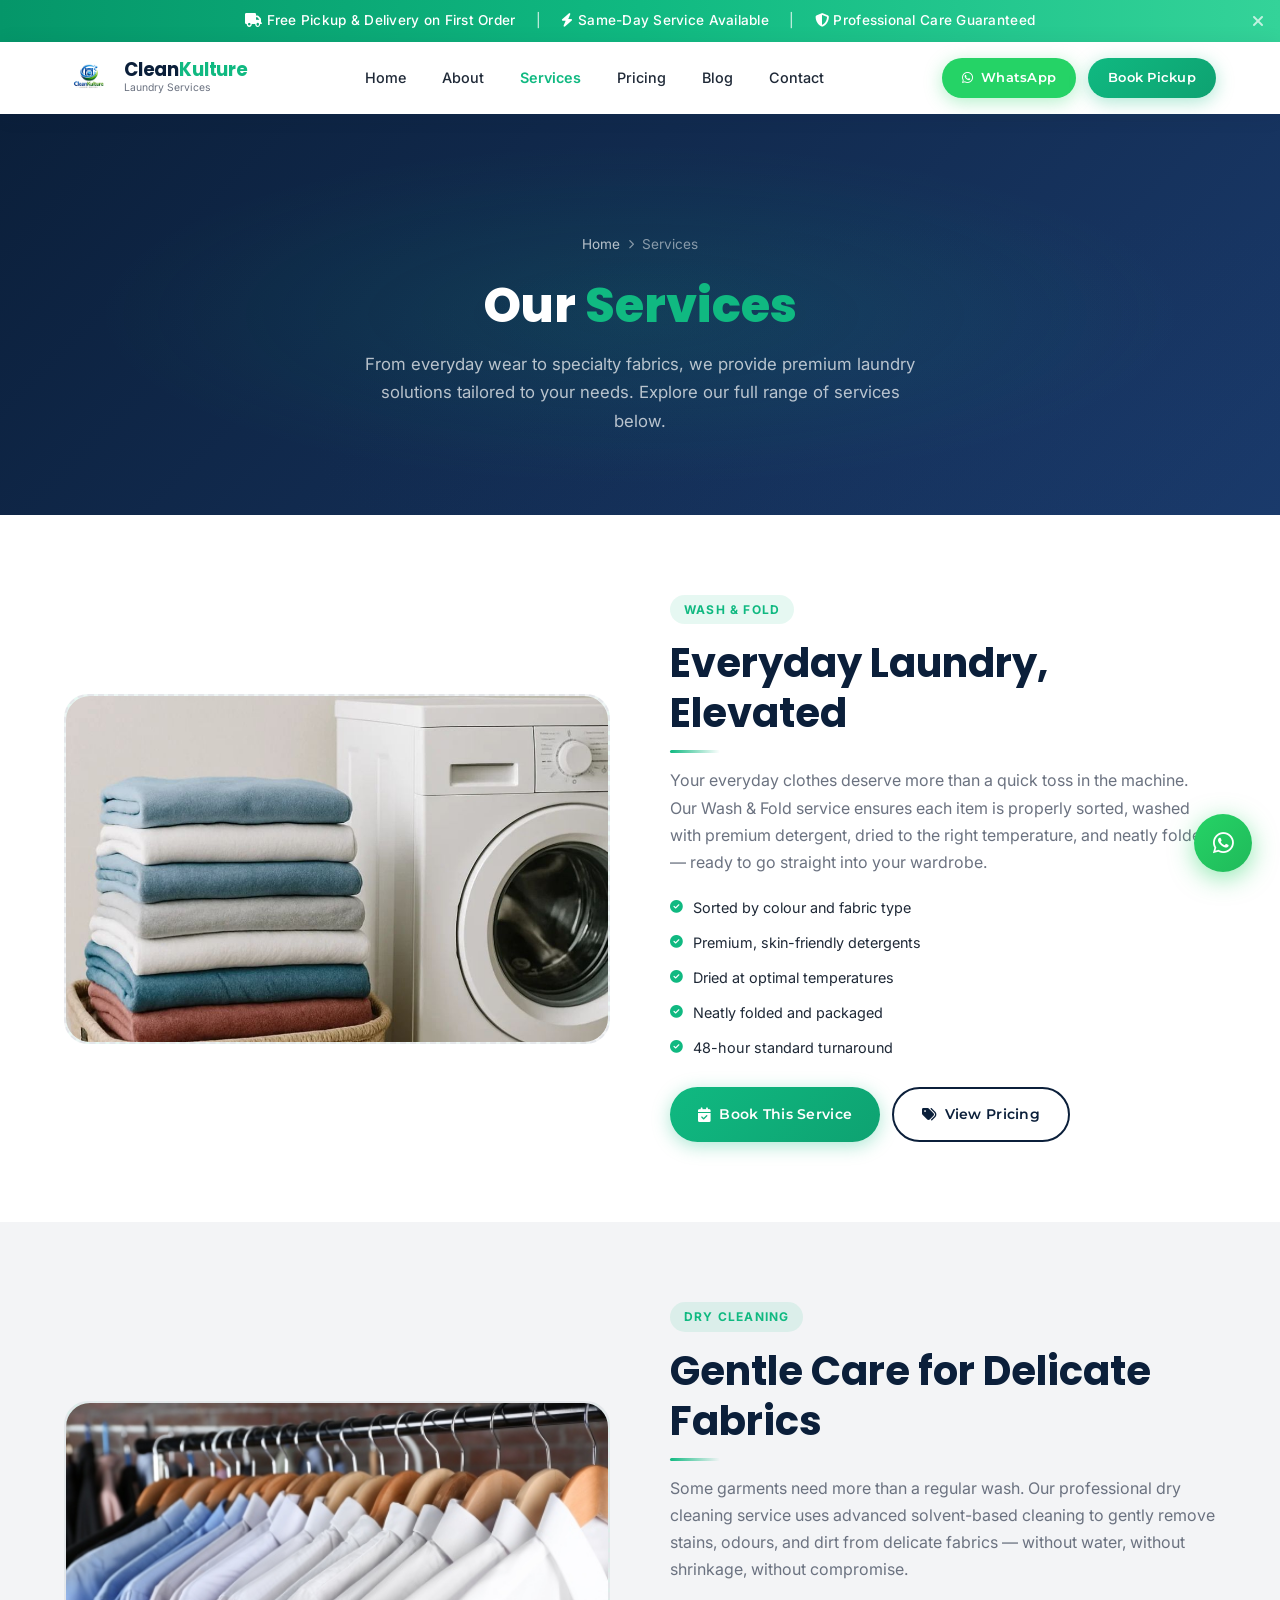
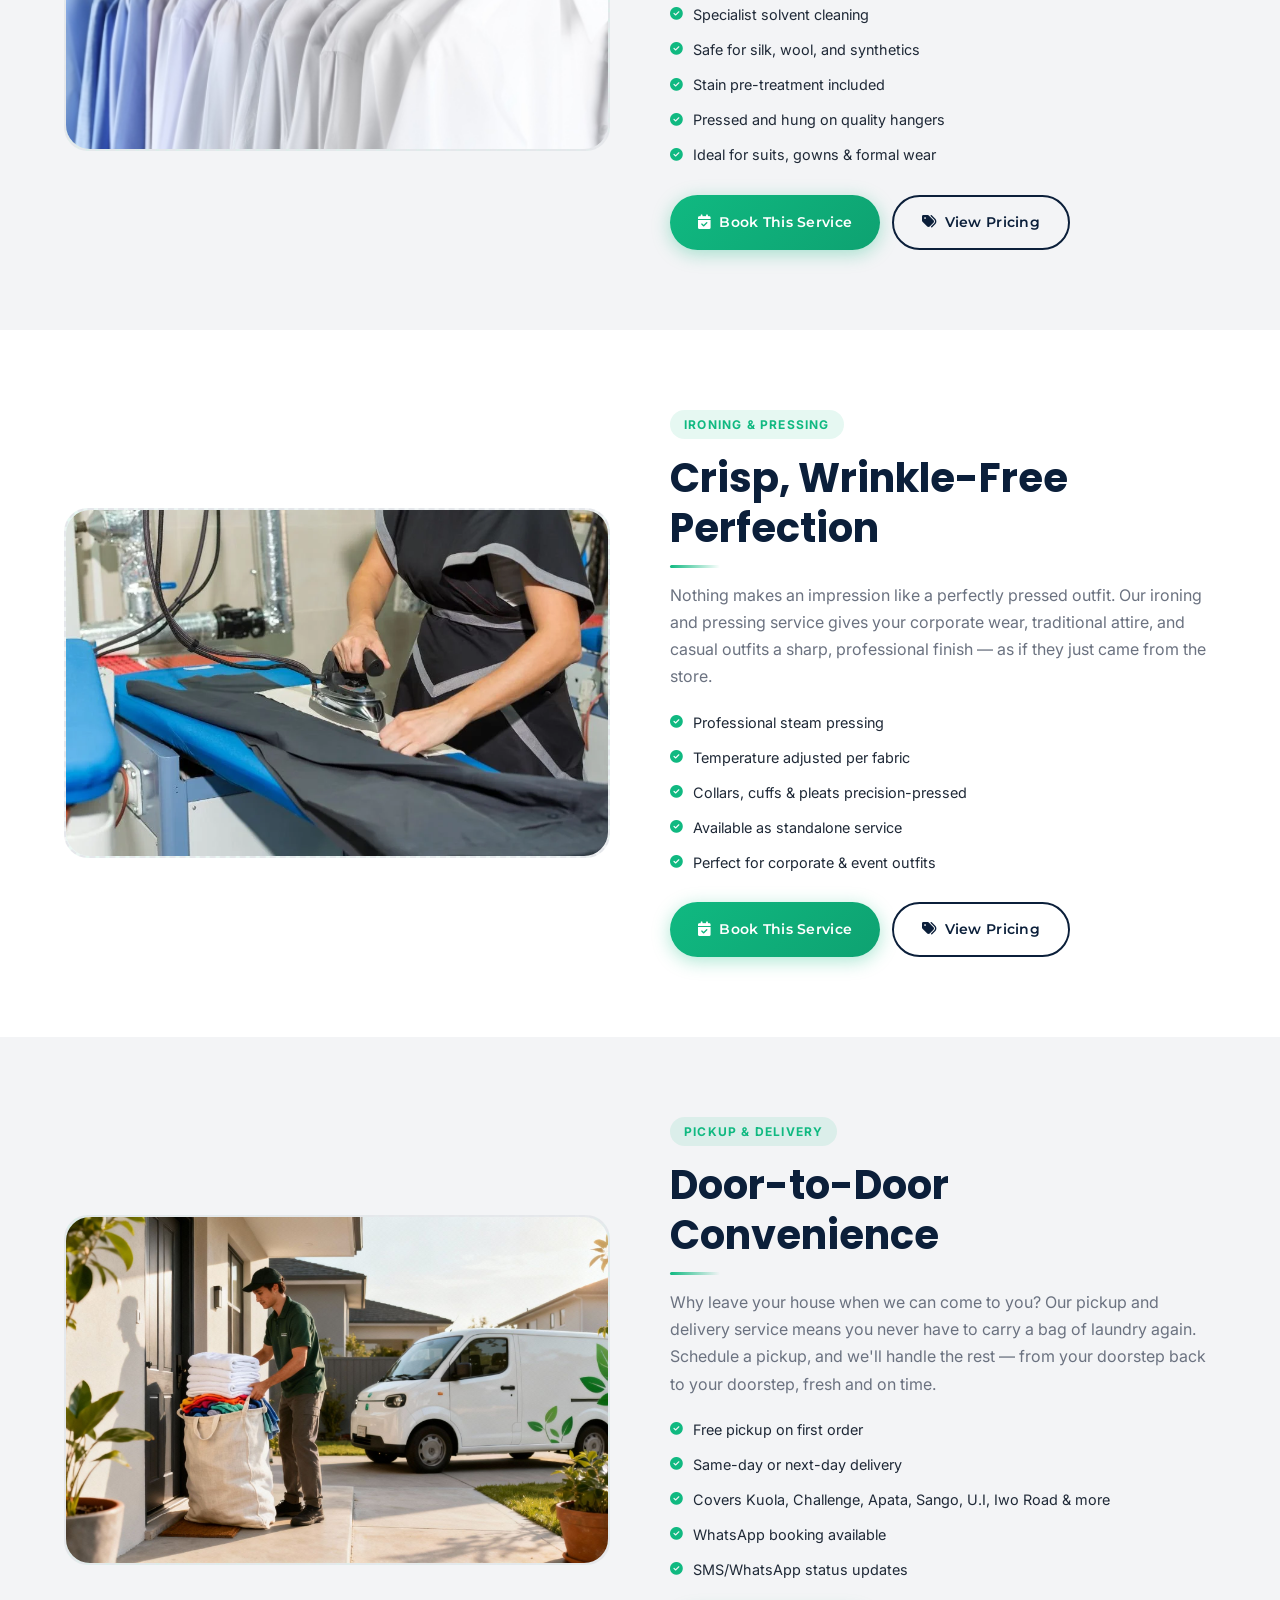
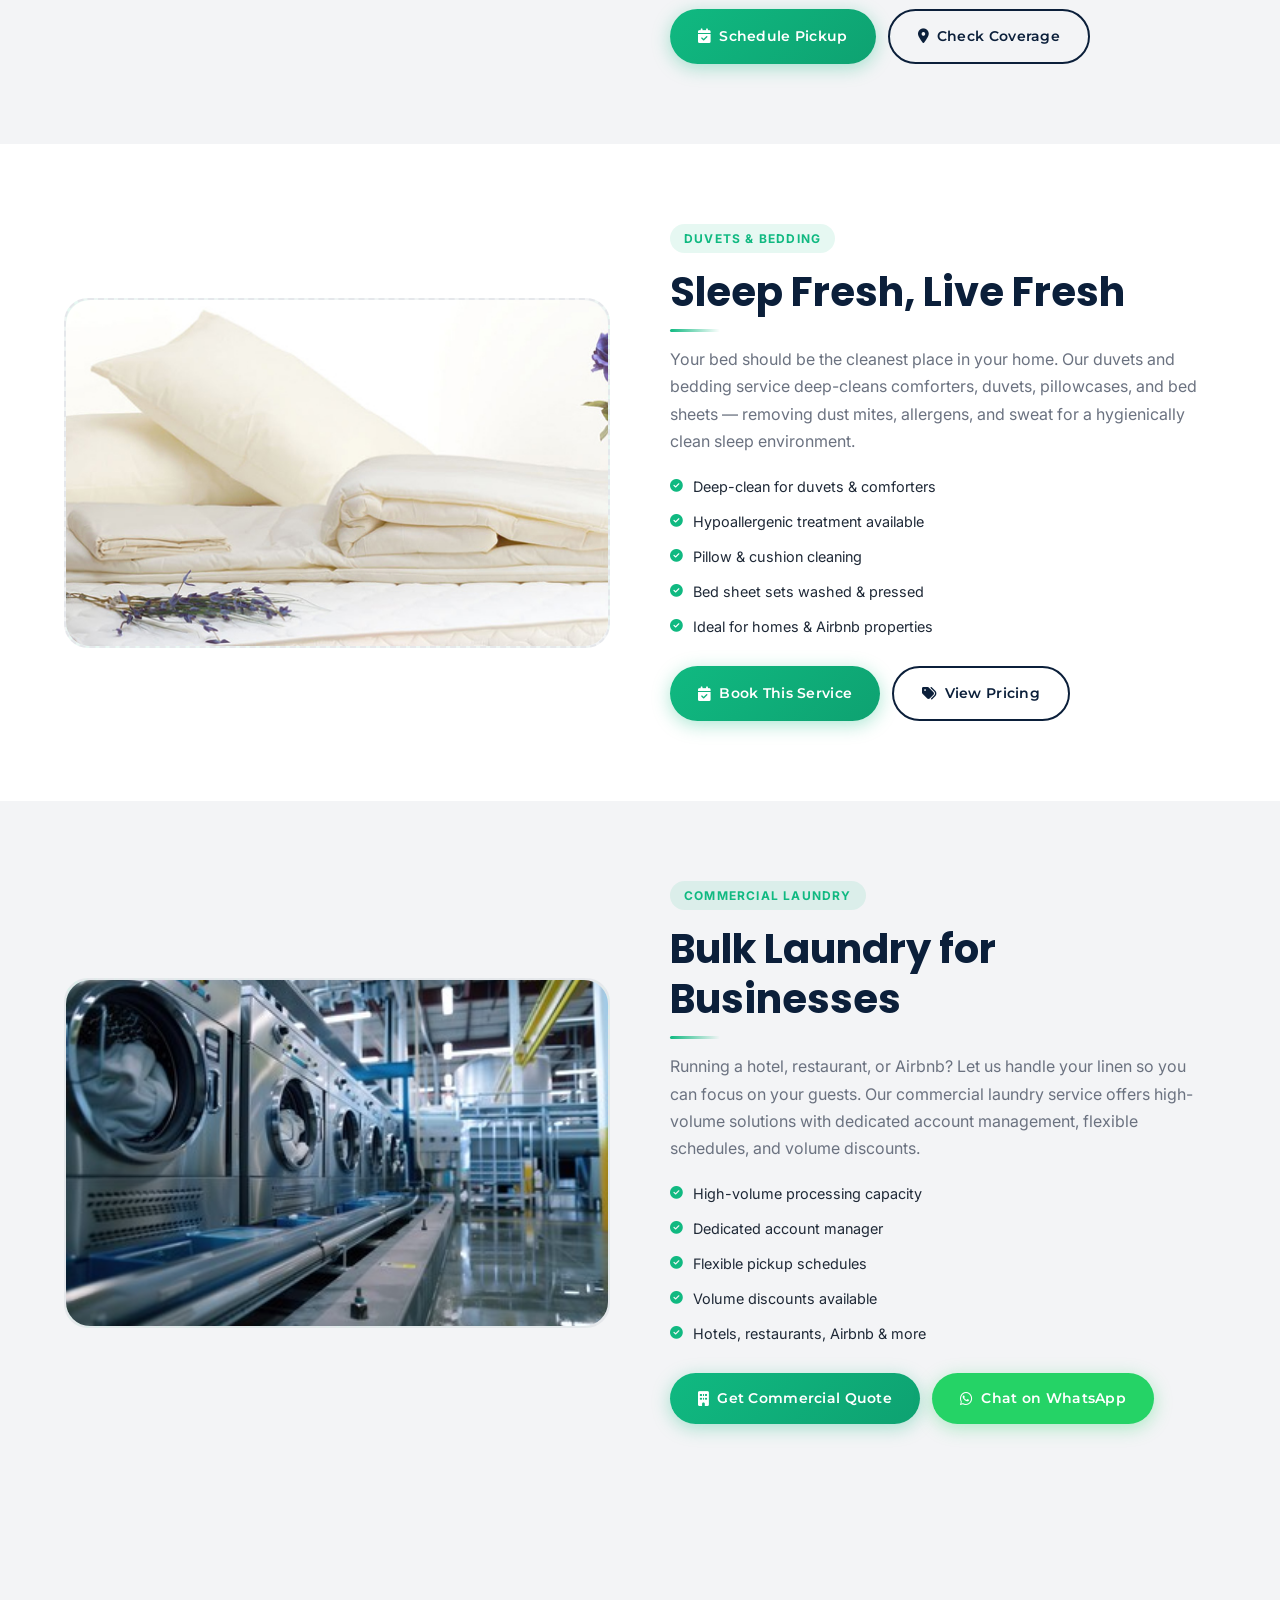
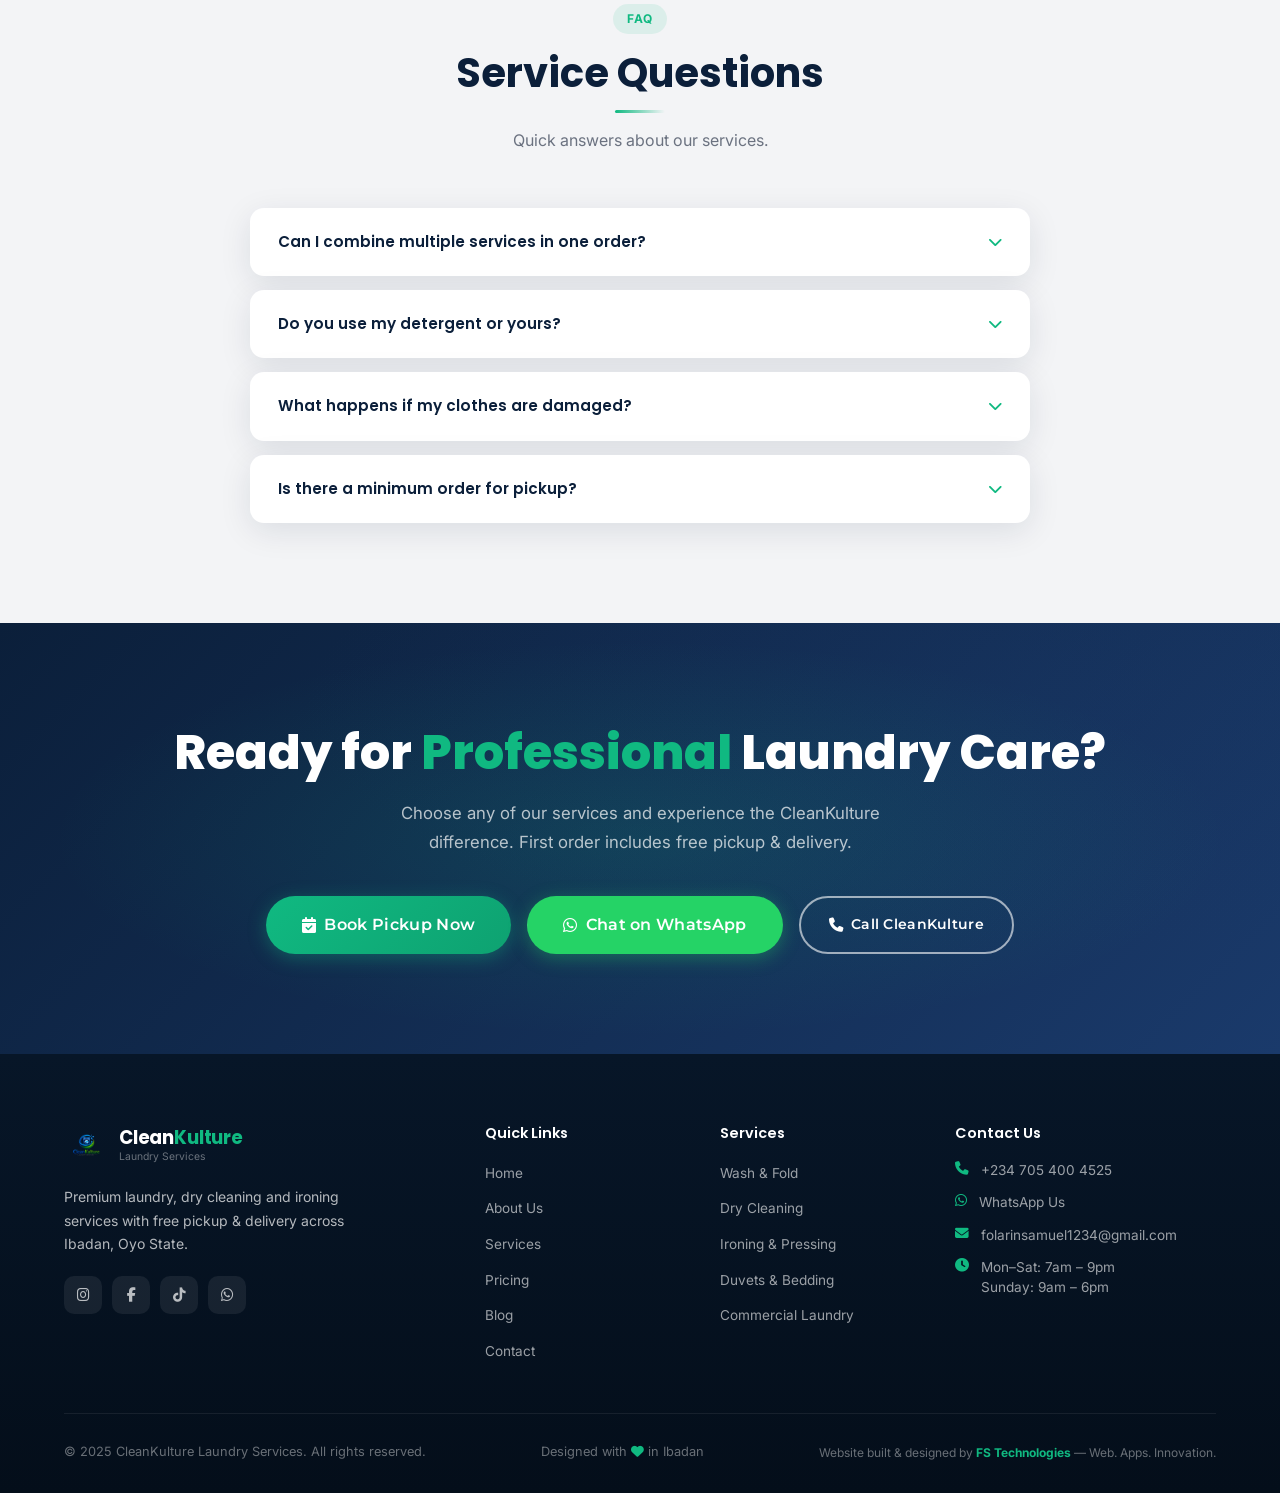
<file: services.html>
<!DOCTYPE html>
<html lang="en">
<head>
  <meta charset="UTF-8" />
  <meta name="viewport" content="width=device-width, initial-scale=1.0" />
  <title>Services — CleanKulture Laundry Services</title>
  <meta name="description" content="Explore CleanKulture's full range of laundry services — Wash & Fold, Dry Cleaning, Ironing, Duvets & Bedding, Pickup & Delivery, and Commercial Laundry.">
  <link href="https://fonts.googleapis.com/css2?family=Poppins:wght@400;600;700;800&family=Inter:wght@300;400;500&family=Montserrat:wght@600;700&display=swap" rel="stylesheet">
  <link rel="stylesheet" href="https://cdnjs.cloudflare.com/ajax/libs/font-awesome/6.5.0/css/all.min.css">
  <link rel="stylesheet" href="css/style.css">
  <link rel="stylesheet" href="css/enhancements.css">
</head>
<body>

  <!-- LOADER -->
  <div class="loader-wrap"><div class="loader"></div></div>

  <!-- ANNOUNCEMENT BAR -->
  <div class="announce-bar">
    <i class="fas fa-truck"></i> Free Pickup & Delivery on First Order
    <span>|</span>
    <i class="fas fa-bolt"></i> Same-Day Service Available
    <span>|</span>
    <i class="fas fa-shield-alt"></i> Professional Care Guaranteed
    <button class="announce-close" aria-label="Close announcement"><i class="fas fa-times"></i></button>
  </div>

  <!-- HEADER -->
  <header>
    <div class="container">
      <div class="nav-inner">
        <a href="index.html" class="logo">
          <img src="images/logo.png" alt="CleanKulture Laundry Services" class="logo-img">
          <div>
            <div class="logo-text">Clean<span>Kulture</span></div>
            <div class="logo-sub">Laundry Services</div>
          </div>
        </a>
        <nav>
          <ul>
            <li><a href="index.html">Home</a></li>
            <li><a href="about.html">About</a></li>
            <li><a href="services.html" class="active">Services</a></li>
            <li><a href="pricing.html">Pricing</a></li>
            <li><a href="blog.html">Blog</a></li>
            <li><a href="contact.html">Contact</a></li>
          </ul>
        </nav>
        <div class="nav-actions">
          <a href="https://wa.me/2347054004525?text=Good%20day%2C%20my%20name%20is%20%5BYour%20Name%5D.%20I%20am%20located%20at%20%5BYour%20Area%20in%20Ibadan%5D.%20I%20would%20like%20to%20%5Bdescribe%20how%20CleanKulture%20can%20help%20you%5D" class="btn btn-wa btn-sm"><i class="fab fa-whatsapp"></i> WhatsApp</a>
          <a href="index.html#book" class="btn btn-primary btn-sm">Book Pickup</a>
        </div>
        <button class="hamburger" id="menuToggle" aria-label="Toggle menu">
          <span></span><span></span><span></span>
        </button>
      </div>
    </div>
    <div class="mobile-nav" id="mobileNav">
      <ul>
        <li><a href="index.html">Home</a></li>
        <li><a href="about.html">About</a></li>
        <li><a href="services.html">Services</a></li>
        <li><a href="pricing.html">Pricing</a></li>
        <li><a href="blog.html">Blog</a></li>
        <li><a href="contact.html">Contact</a></li>
      </ul>
      <div class="mobile-ctas">
        <a href="https://wa.me/2347054004525?text=Good%20day%2C%20my%20name%20is%20%5BYour%20Name%5D.%20I%20am%20located%20at%20%5BYour%20Area%20in%20Ibadan%5D.%20I%20would%20like%20to%20%5Bdescribe%20how%20CleanKulture%20can%20help%20you%5D" class="btn btn-wa"><i class="fab fa-whatsapp"></i> Chat on WhatsApp</a>
        <a href="index.html#book" class="btn btn-primary">Book Pickup</a>
      </div>
    </div>
  </header>

  <!-- PAGE HEADER -->
  <div class="page-header">
    <div class="container">
      <div class="breadcrumb">
        <a href="index.html">Home</a> <i class="fas fa-chevron-right" style="font-size:.6rem;"></i> <span>Services</span>
      </div>
      <h1>Our <span class="accent">Services</span></h1>
      <p>From everyday wear to specialty fabrics, we provide premium laundry solutions tailored to your needs. Explore our full range of services below.</p>
    </div>
  </div>

  <!-- WASH & FOLD -->
  <div class="service-detail" id="wash-fold">
    <div class="container">
      <div class="service-detail-grid">
        <div class="service-detail-visual reveal-left">
          <img src="images/wash-fold.jpg" alt="Wash & Fold Service" style="width:100%;height:100%;object-fit:cover;border-radius:var(--radius-lg);">
        </div>
        <div class="service-detail-content reveal-right">
          <span class="section-tag">Wash & Fold</span>
          <h2 class="section-title">Everyday Laundry, Elevated</h2>
          <p>Your everyday clothes deserve more than a quick toss in the machine. Our Wash & Fold service ensures each item is properly sorted, washed with premium detergent, dried to the right temperature, and neatly folded — ready to go straight into your wardrobe.</p>
          <ul class="service-features">
            <li><i class="fas fa-check-circle"></i> Sorted by colour and fabric type</li>
            <li><i class="fas fa-check-circle"></i> Premium, skin-friendly detergents</li>
            <li><i class="fas fa-check-circle"></i> Dried at optimal temperatures</li>
            <li><i class="fas fa-check-circle"></i> Neatly folded and packaged</li>
            <li><i class="fas fa-check-circle"></i> 48-hour standard turnaround</li>
          </ul>
          <div style="display:flex;gap:12px;flex-wrap:wrap;">
            <a href="index.html#book" class="btn btn-primary"><i class="fas fa-calendar-check"></i> Book This Service</a>
            <a href="pricing.html" class="btn btn-outline-navy"><i class="fas fa-tags"></i> View Pricing</a>
          </div>
        </div>
      </div>
    </div>
  </div>

  <!-- DRY CLEANING -->
  <div class="service-detail" id="dry-cleaning">
    <div class="container">
      <div class="service-detail-grid">
        <div class="service-detail-content reveal-left">
          <span class="section-tag">Dry Cleaning</span>
          <h2 class="section-title">Gentle Care for Delicate Fabrics</h2>
          <p>Some garments need more than a regular wash. Our professional dry cleaning service uses advanced solvent-based cleaning to gently remove stains, odours, and dirt from delicate fabrics — without water, without shrinkage, without compromise.</p>
          <ul class="service-features">
            <li><i class="fas fa-check-circle"></i> Specialist solvent cleaning</li>
            <li><i class="fas fa-check-circle"></i> Safe for silk, wool, and synthetics</li>
            <li><i class="fas fa-check-circle"></i> Stain pre-treatment included</li>
            <li><i class="fas fa-check-circle"></i> Pressed and hung on quality hangers</li>
            <li><i class="fas fa-check-circle"></i> Ideal for suits, gowns & formal wear</li>
          </ul>
          <div style="display:flex;gap:12px;flex-wrap:wrap;">
            <a href="index.html#book" class="btn btn-primary"><i class="fas fa-calendar-check"></i> Book This Service</a>
            <a href="pricing.html" class="btn btn-outline-navy"><i class="fas fa-tags"></i> View Pricing</a>
          </div>
        </div>
        <div class="service-detail-visual reveal-right">
          <img src="images/dry-cleaning.jpg" alt="Dry Cleaning Service" style="width:100%;height:100%;object-fit:cover;border-radius:var(--radius-lg);">
        </div>
      </div>
    </div>
  </div>

  <!-- IRONING & PRESSING -->
  <div class="service-detail" id="ironing">
    <div class="container">
      <div class="service-detail-grid">
        <div class="service-detail-visual reveal-left">
          <img src="images/ironing.webp" alt="Ironing & Pressing Service" style="width:100%;height:100%;object-fit:cover;border-radius:var(--radius-lg);">
        </div>
        <div class="service-detail-content reveal-right">
          <span class="section-tag">Ironing & Pressing</span>
          <h2 class="section-title">Crisp, Wrinkle-Free Perfection</h2>
          <p>Nothing makes an impression like a perfectly pressed outfit. Our ironing and pressing service gives your corporate wear, traditional attire, and casual outfits a sharp, professional finish — as if they just came from the store.</p>
          <ul class="service-features">
            <li><i class="fas fa-check-circle"></i> Professional steam pressing</li>
            <li><i class="fas fa-check-circle"></i> Temperature adjusted per fabric</li>
            <li><i class="fas fa-check-circle"></i> Collars, cuffs & pleats precision-pressed</li>
            <li><i class="fas fa-check-circle"></i> Available as standalone service</li>
            <li><i class="fas fa-check-circle"></i> Perfect for corporate & event outfits</li>
          </ul>
          <div style="display:flex;gap:12px;flex-wrap:wrap;">
            <a href="index.html#book" class="btn btn-primary"><i class="fas fa-calendar-check"></i> Book This Service</a>
            <a href="pricing.html" class="btn btn-outline-navy"><i class="fas fa-tags"></i> View Pricing</a>
          </div>
        </div>
      </div>
    </div>
  </div>

  <!-- PICKUP & DELIVERY -->
  <div class="service-detail" id="pickup-delivery">
    <div class="container">
      <div class="service-detail-grid">
        <div class="service-detail-content reveal-left">
          <span class="section-tag">Pickup & Delivery</span>
          <h2 class="section-title">Door-to-Door Convenience</h2>
          <p>Why leave your house when we can come to you? Our pickup and delivery service means you never have to carry a bag of laundry again. Schedule a pickup, and we'll handle the rest — from your doorstep back to your doorstep, fresh and on time.</p>
          <ul class="service-features">
            <li><i class="fas fa-check-circle"></i> Free pickup on first order</li>
            <li><i class="fas fa-check-circle"></i> Same-day or next-day delivery</li>
            <li><i class="fas fa-check-circle"></i> Covers Kuola, Challenge, Apata, Sango, U.I, Iwo Road & more</li>
            <li><i class="fas fa-check-circle"></i> WhatsApp booking available</li>
            <li><i class="fas fa-check-circle"></i> SMS/WhatsApp status updates</li>
          </ul>
          <div style="display:flex;gap:12px;flex-wrap:wrap;">
            <a href="index.html#book" class="btn btn-primary"><i class="fas fa-calendar-check"></i> Schedule Pickup</a>
            <a href="contact.html" class="btn btn-outline-navy"><i class="fas fa-map-marker-alt"></i> Check Coverage</a>
          </div>
        </div>
        <div class="service-detail-visual reveal-right">
          <img src="images/pickup-delivery.jpeg" alt="Pickup & Delivery Service" style="width:100%;height:100%;object-fit:cover;border-radius:var(--radius-lg);">
        </div>
      </div>
    </div>
  </div>

  <!-- DUVETS & BEDDING -->
  <div class="service-detail" id="duvets">
    <div class="container">
      <div class="service-detail-grid">
        <div class="service-detail-visual reveal-left">
          <img src="images/duvet-bedding.jpg" alt="Duvets & Bedding Service" style="width:100%;height:100%;object-fit:cover;border-radius:var(--radius-lg);">
        </div>
        <div class="service-detail-content reveal-right">
          <span class="section-tag">Duvets & Bedding</span>
          <h2 class="section-title">Sleep Fresh, Live Fresh</h2>
          <p>Your bed should be the cleanest place in your home. Our duvets and bedding service deep-cleans comforters, duvets, pillowcases, and bed sheets — removing dust mites, allergens, and sweat for a hygienically clean sleep environment.</p>
          <ul class="service-features">
            <li><i class="fas fa-check-circle"></i> Deep-clean for duvets & comforters</li>
            <li><i class="fas fa-check-circle"></i> Hypoallergenic treatment available</li>
            <li><i class="fas fa-check-circle"></i> Pillow & cushion cleaning</li>
            <li><i class="fas fa-check-circle"></i> Bed sheet sets washed & pressed</li>
            <li><i class="fas fa-check-circle"></i> Ideal for homes & Airbnb properties</li>
          </ul>
          <div style="display:flex;gap:12px;flex-wrap:wrap;">
            <a href="index.html#book" class="btn btn-primary"><i class="fas fa-calendar-check"></i> Book This Service</a>
            <a href="pricing.html" class="btn btn-outline-navy"><i class="fas fa-tags"></i> View Pricing</a>
          </div>
        </div>
      </div>
    </div>
  </div>

  <!-- COMMERCIAL LAUNDRY -->
  <div class="service-detail" id="commercial">
    <div class="container">
      <div class="service-detail-grid">
        <div class="service-detail-content reveal-left">
          <span class="section-tag">Commercial Laundry</span>
          <h2 class="section-title">Bulk Laundry for Businesses</h2>
          <p>Running a hotel, restaurant, or Airbnb? Let us handle your linen so you can focus on your guests. Our commercial laundry service offers high-volume solutions with dedicated account management, flexible schedules, and volume discounts.</p>
          <ul class="service-features">
            <li><i class="fas fa-check-circle"></i> High-volume processing capacity</li>
            <li><i class="fas fa-check-circle"></i> Dedicated account manager</li>
            <li><i class="fas fa-check-circle"></i> Flexible pickup schedules</li>
            <li><i class="fas fa-check-circle"></i> Volume discounts available</li>
            <li><i class="fas fa-check-circle"></i> Hotels, restaurants, Airbnb & more</li>
          </ul>
          <div style="display:flex;gap:12px;flex-wrap:wrap;">
            <a href="contact.html" class="btn btn-primary"><i class="fas fa-building"></i> Get Commercial Quote</a>
            <a href="https://wa.me/2347054004525?text=Good%20day%2C%20my%20name%20is%20%5BYour%20Name%5D.%20I%20am%20located%20at%20%5BYour%20Area%20in%20Ibadan%5D.%20I%20would%20like%20to%20%5Bdescribe%20how%20CleanKulture%20can%20help%20you%5D" class="btn btn-wa"><i class="fab fa-whatsapp"></i> Chat on WhatsApp</a>
          </div>
        </div>
        <div class="service-detail-visual reveal-right">
          <img src="images/commercial-laundry.jpg" alt="Commercial Laundry Service" style="width:100%;height:100%;object-fit:cover;border-radius:var(--radius-lg);">
        </div>
      </div>
    </div>
  </div>

  <!-- SERVICE FAQ -->
  <section class="faq">
    <div class="container">
      <div class="section-head text-center reveal">
        <span class="section-tag">FAQ</span>
        <h2 class="section-title">Service Questions</h2>
        <p class="section-sub">Quick answers about our services.</p>
      </div>
      <div class="faq-list">
        <div class="faq-item reveal">
          <div class="faq-q" onclick="toggleFaq(this)">
            Can I combine multiple services in one order?
            <i class="fas fa-chevron-down"></i>
          </div>
          <div class="faq-a">Absolutely! You can mix wash & fold, dry cleaning, ironing, and bedding in a single pickup. Just let us know what you need and we'll sort everything accordingly.</div>
        </div>
        <div class="faq-item reveal">
          <div class="faq-q" onclick="toggleFaq(this)">
            Do you use my detergent or yours?
            <i class="fas fa-chevron-down"></i>
          </div>
          <div class="faq-a">We use our own premium, skin-friendly detergents. However, if you have a preferred detergent or need hypoallergenic products, just let us know and we'll accommodate your request.</div>
        </div>
        <div class="faq-item reveal">
          <div class="faq-q" onclick="toggleFaq(this)">
            What happens if my clothes are damaged?
            <i class="fas fa-chevron-down"></i>
          </div>
          <div class="faq-a">In the rare event of damage, we take full responsibility. Contact us within 24 hours of delivery with photos, and we'll compensate you fairly per our damage policy.</div>
        </div>
        <div class="faq-item reveal">
          <div class="faq-q" onclick="toggleFaq(this)">
            Is there a minimum order for pickup?
            <i class="fas fa-chevron-down"></i>
          </div>
          <div class="faq-a">There's no strict minimum order. However, for areas further from our facility, we may require a minimum order value to cover delivery costs. Contact us to confirm for your location.</div>
        </div>
      </div>
    </div>
  </section>

  <!-- FINAL CTA -->
  <div class="final-cta">
    <h2>Ready for <span class="accent">Professional</span> Laundry Care?</h2>
    <p>Choose any of our services and experience the CleanKulture difference. First order includes free pickup & delivery.</p>
    <div class="cta-btns">
      <a href="index.html#book" class="btn btn-primary btn-lg"><i class="fas fa-calendar-check"></i> Book Pickup Now</a>
      <a href="https://wa.me/2347054004525?text=Good%20day%2C%20my%20name%20is%20%5BYour%20Name%5D.%20I%20am%20located%20at%20%5BYour%20Area%20in%20Ibadan%5D.%20I%20would%20like%20to%20%5Bdescribe%20how%20CleanKulture%20can%20help%20you%5D" class="btn btn-wa btn-lg"><i class="fab fa-whatsapp"></i> Chat on WhatsApp</a>
      <a href="tel:+2347054004525" class="btn btn-outline"><i class="fas fa-phone"></i> Call CleanKulture</a>
    </div>
  </div>

  <!-- FOOTER -->
  <footer>
    <div class="container">
      <div class="footer-grid">
        <div class="footer-brand">
          <a href="index.html" class="logo">
            <img src="images/logo.png" alt="CleanKulture Laundry Services" class="logo-img-footer">
            <div>
              <div class="logo-text" style="color:#fff;">Clean<span>Kulture</span></div>
              <div class="logo-sub" style="color:rgba(255,255,255,.4);">Laundry Services</div>
            </div>
          </a>
          <p>Premium laundry, dry cleaning and ironing services with free pickup & delivery across Ibadan, Oyo State.</p>
          <div class="social-row">
            <a href="#" class="social-btn" aria-label="Instagram"><i class="fab fa-instagram"></i></a>
            <a href="#" class="social-btn" aria-label="Facebook"><i class="fab fa-facebook-f"></i></a>
            <a href="#" class="social-btn" aria-label="TikTok"><i class="fab fa-tiktok"></i></a>
            <a href="https://wa.me/2347054004525?text=Good%20day%2C%20my%20name%20is%20%5BYour%20Name%5D.%20I%20am%20located%20at%20%5BYour%20Area%20in%20Ibadan%5D.%20I%20would%20like%20to%20%5Bdescribe%20how%20CleanKulture%20can%20help%20you%5D" class="social-btn" aria-label="WhatsApp"><i class="fab fa-whatsapp"></i></a>
          </div>
        </div>
        <div class="footer-col">
          <h4>Quick Links</h4>
          <ul>
            <li><a href="index.html">Home</a></li>
            <li><a href="about.html">About Us</a></li>
            <li><a href="services.html">Services</a></li>
            <li><a href="pricing.html">Pricing</a></li>
            <li><a href="blog.html">Blog</a></li>
            <li><a href="contact.html">Contact</a></li>
          </ul>
        </div>
        <div class="footer-col">
          <h4>Services</h4>
          <ul>
            <li><a href="#wash-fold">Wash & Fold</a></li>
            <li><a href="#dry-cleaning">Dry Cleaning</a></li>
            <li><a href="#ironing">Ironing & Pressing</a></li>
            <li><a href="#duvets">Duvets & Bedding</a></li>
            <li><a href="#commercial">Commercial Laundry</a></li>
          </ul>
        </div>
        <div class="footer-col">
          <h4>Contact Us</h4>
          <div class="contact-item">
            <i class="fas fa-phone"></i>
            <p><a href="tel:+2347054004525">+234 705 400 4525</a></p>
          </div>
          <div class="contact-item">
            <i class="fab fa-whatsapp"></i>
            <p><a href="https://wa.me/2347054004525?text=Good%20day%2C%20my%20name%20is%20%5BYour%20Name%5D.%20I%20am%20located%20at%20%5BYour%20Area%20in%20Ibadan%5D.%20I%20would%20like%20to%20%5Bdescribe%20how%20CleanKulture%20can%20help%20you%5D">WhatsApp Us</a></p>
          </div>
          <div class="contact-item">
            <i class="fas fa-envelope"></i>
            <p>folarinsamuel1234@gmail.com</p>
          </div>
          <div class="contact-item">
            <i class="fas fa-clock"></i>
            <p>Mon–Sat: 7am – 9pm<br>Sunday: 9am – 6pm</p>
          </div>
        </div>
      </div>
      <div class="footer-bottom">
        <span>&copy; 2025 CleanKulture Laundry Services. All rights reserved.</span>
        <span>Designed with <i class="fas fa-heart" style="color:var(--green);"></i> in Ibadan</span>
                <span style="font-size:.75rem;">Website built &amp; designed by <strong style="color:var(--green);">FS Technologies</strong> — Web. Apps. Innovation.</span>
      </div>
    </div>
  </footer>

  <!-- FLOATING WHATSAPP -->
  <a href="https://wa.me/2347054004525?text=Good%20day%2C%20my%20name%20is%20%5BYour%20Name%5D.%20I%20am%20located%20at%20%5BYour%20Area%20in%20Ibadan%5D.%20I%20would%20like%20to%20%5Bdescribe%20how%20CleanKulture%20can%20help%20you%5D" class="float-wa" title="Chat on WhatsApp" aria-label="Chat on WhatsApp">
    <i class="fab fa-whatsapp"></i>
  </a>

  <!-- BACK TO TOP -->
  <button class="back-to-top" aria-label="Back to top">
    <i class="fas fa-arrow-up"></i>
  </button>

  <script src="js/main.js"></script>
</body>
</html>
</file>
<file: css/style.css>
/* =========================================
   CLEANKULTURE LAUNDRY SERVICES
   Professional Website Stylesheet
   ========================================= */

/* ---- CSS VARIABLES & RESET ---- */
*, *::before, *::after { box-sizing: border-box; margin: 0; padding: 0; }

:root {
  --navy:   #0B1F3A;
  --navy2:  #0d2548;
  --navy3:  #142d52;
  --navy4:  #1a3a6b;
  --white:  #FFFFFF;
  --gray:   #F3F4F6;
  --gray2:  #e5e7eb;
  --gray3:  #d1d5db;
  --green:  #10B981;
  --green2: #0ea271;
  --green3: #059669;
  --text:   #1f2937;
  --muted:  #6b7280;
  --light:  #9ca3af;
  --radius: 14px;
  --radius-lg: 24px;
  --shadow: 0 8px 32px rgba(11,31,58,.10);
  --shadow-lg: 0 20px 60px rgba(11,31,58,.15);
  --shadow-green: 0 4px 18px rgba(16,185,129,.35);
  --transition: all .3s ease;
  --font-heading: 'Poppins', sans-serif;
  --font-body: 'Inter', sans-serif;
  --font-btn: 'Montserrat', sans-serif;
}

html { scroll-behavior: smooth; font-size: 16px; }

body {
  font-family: var(--font-body);
  color: var(--text);
  background: var(--white);
  overflow-x: hidden;
  line-height: 1.6;
  -webkit-font-smoothing: antialiased;
  -moz-osx-font-smoothing: grayscale;
}

h1,h2,h3,h4,h5 { font-family: var(--font-heading); line-height: 1.25; }
a { text-decoration: none; color: inherit; }
img { max-width: 100%; display: block; }
ul { list-style: none; }
button, input, select, textarea { font-family: inherit; }
::selection { background: rgba(16,185,129,.2); color: var(--navy); }

.container {
  max-width: 1200px;
  margin: 0 auto;
  padding: 0 24px;
}

/* ---- BUTTONS ---- */
.btn {
  display: inline-flex;
  align-items: center;
  gap: 8px;
  padding: 14px 28px;
  border-radius: 50px;
  font-family: var(--font-btn);
  font-weight: 600;
  font-size: 0.9rem;
  cursor: pointer;
  transition: all .35s cubic-bezier(.4,0,.2,1);
  border: none;
  white-space: nowrap;
  position: relative;
  overflow: hidden;
  letter-spacing: .02em;
}
.btn::after {
  content: '';
  position: absolute;
  inset: 0;
  background: rgba(255,255,255,0.15);
  transform: translateX(-100%);
  transition: transform .4s ease;
}
.btn:hover::after { transform: translateX(0); }

.btn-primary {
  background: linear-gradient(135deg, var(--green), var(--green2));
  color: var(--white);
  box-shadow: var(--shadow-green);
}
.btn-primary:hover {
  background: linear-gradient(135deg, var(--green2), var(--green3));
  transform: translateY(-3px);
  box-shadow: 0 8px 28px rgba(16,185,129,.45);
}
.btn-navy {
  background: linear-gradient(135deg, var(--navy), var(--navy3));
  color: var(--white);
}
.btn-navy:hover {
  background: linear-gradient(135deg, var(--navy2), var(--navy4));
  transform: translateY(-3px);
  box-shadow: 0 8px 28px rgba(11,31,58,.25);
}
.btn-outline {
  background: transparent;
  color: var(--white);
  border: 2px solid rgba(255,255,255,.6);
}
.btn-outline:hover {
  background: rgba(255,255,255,.12);
  border-color: var(--white);
  transform: translateY(-2px);
}
.btn-outline-navy {
  background: transparent;
  color: var(--navy);
  border: 2px solid var(--navy);
}
.btn-outline-navy:hover {
  background: var(--navy);
  color: var(--white);
  transform: translateY(-2px);
}
.btn-wa {
  background: #25D366;
  color: var(--white);
  box-shadow: 0 4px 18px rgba(37,211,102,.35);
}
.btn-wa:hover {
  background: #20ba5a;
  transform: translateY(-2px);
}
.btn-sm { padding: 10px 20px; font-size: 0.8rem; }
.btn-lg { padding: 16px 36px; font-size: 1rem; }

/* ---- ANNOUNCEMENT BAR ---- */
.announce-bar {
  background: linear-gradient(90deg, var(--green3), var(--green), #34d399);
  color: var(--white);
  text-align: center;
  padding: 10px 16px;
  font-size: 0.85rem;
  font-weight: 500;
  letter-spacing: 0.02em;
  position: relative;
  overflow: hidden;
}
.announce-bar::before {
  content: '';
  position: absolute;
  top: 0; left: -100%;
  width: 100%; height: 100%;
  background: linear-gradient(90deg, transparent, rgba(255,255,255,.15), transparent);
  animation: shimmer 3s infinite;
}
@keyframes shimmer {
  0% { left: -100%; }
  100% { left: 100%; }
}
.announce-bar span { margin: 0 16px; opacity: .7; }
.announce-close {
  position: absolute;
  right: 16px;
  top: 50%;
  transform: translateY(-50%);
  background: none;
  border: none;
  color: rgba(255,255,255,.7);
  cursor: pointer;
  font-size: 1rem;
  transition: color .2s;
}
.announce-close:hover { color: var(--white); }

/* ---- HEADER / NAV ---- */
header {
  position: sticky;
  top: 0;
  z-index: 900;
  background: rgba(255,255,255,.95);
  backdrop-filter: blur(20px);
  -webkit-backdrop-filter: blur(20px);
  box-shadow: 0 2px 20px rgba(11,31,58,.08);
  transition: var(--transition);
}
header.scrolled {
  box-shadow: 0 4px 30px rgba(11,31,58,.12);
}
.nav-inner {
  display: flex;
  align-items: center;
  justify-content: space-between;
  height: 72px;
}
.logo {
  display: flex;
  align-items: center;
  gap: 10px;
}
.logo-icon {
  width: 42px; height: 42px;
  background: var(--navy);
  border-radius: 10px;
  display: flex; align-items: center; justify-content: center;
  transition: var(--transition);
}
.logo-icon i { color: var(--green); font-size: 1.1rem; }
.logo:hover .logo-icon { transform: rotate(-8deg) scale(1.05); }
.logo-text { font-family: var(--font-heading); font-weight: 700; font-size: 1.15rem; color: var(--navy); line-height: 1.15; letter-spacing: -.01em; }
.logo-text span { color: var(--green); }
.logo-sub { font-size: 0.65rem; color: var(--muted); font-family: var(--font-body); font-weight: 400; }

nav ul {
  display: flex;
  list-style: none;
  gap: 8px;
  align-items: center;
}
nav ul a {
  font-size: 0.9rem;
  font-weight: 500;
  color: var(--text);
  transition: color .2s;
  padding: 8px 14px;
  border-radius: 8px;
  position: relative;
}
nav ul a:hover { color: var(--green); background: rgba(16,185,129,.06); }
nav ul a.active { color: var(--green); font-weight: 600; }

.nav-actions { display: flex; gap: 12px; align-items: center; }

.hamburger {
  display: none;
  flex-direction: column;
  gap: 5px;
  cursor: pointer;
  padding: 4px;
  background: none;
  border: none;
}
.hamburger span {
  display: block;
  width: 24px; height: 2px;
  background: var(--navy);
  border-radius: 2px;
  transition: all .3s;
}
.hamburger.active span:nth-child(1) { transform: rotate(45deg) translate(5px, 5px); }
.hamburger.active span:nth-child(2) { opacity: 0; }
.hamburger.active span:nth-child(3) { transform: rotate(-45deg) translate(5px, -5px); }

/* Mobile nav */
.mobile-nav {
  display: none;
  background: var(--white);
  border-top: 1px solid var(--gray2);
  padding: 20px 24px;
  animation: slideDown .3s ease;
}
@keyframes slideDown {
  from { opacity: 0; transform: translateY(-10px); }
  to { opacity: 1; transform: translateY(0); }
}
.mobile-nav.open { display: block; }
.mobile-nav ul { list-style: none; display: flex; flex-direction: column; gap: 4px; }
.mobile-nav ul a {
  font-size: 1rem; font-weight: 500; color: var(--text);
  padding: 12px 16px; border-radius: 10px; display: block;
  transition: var(--transition);
}
.mobile-nav ul a:hover { background: var(--gray); color: var(--green); }
.mobile-nav .mobile-ctas { display: flex; flex-direction: column; gap: 10px; margin-top: 20px; }

/* ---- HERO SECTION ---- */
.hero {
  background: linear-gradient(135deg, var(--navy) 0%, var(--navy3) 50%, var(--navy4) 100%);
  min-height: 92vh;
  display: flex;
  align-items: center;
  position: relative;
  overflow: hidden;
}
.hero::before {
  content: '';
  position: absolute; inset: 0;
  background: radial-gradient(ellipse at 70% 50%, rgba(16,185,129,.12) 0%, transparent 60%),
              radial-gradient(ellipse at 20% 80%, rgba(26,58,107,.3) 0%, transparent 50%);
}
.hero::after {
  content: '';
  position: absolute;
  right: -120px; top: -120px;
  width: 500px; height: 500px;
  border-radius: 50%;
  border: 1.5px solid rgba(255,255,255,.05);
}
.hero-deco {
  position: absolute;
  right: -60px; bottom: -60px;
  width: 350px; height: 350px;
  border-radius: 50%;
  border: 1.5px solid rgba(255,255,255,.04);
}
.hero-grid {
  display: grid;
  grid-template-columns: 1fr 1fr;
  gap: 60px;
  align-items: center;
  position: relative;
  z-index: 2;
  padding: 80px 0;
}
.hero-label {
  display: inline-flex;
  align-items: center;
  gap: 8px;
  background: rgba(16,185,129,.15);
  border: 1px solid rgba(16,185,129,.3);
  color: var(--green);
  font-size: 0.78rem;
  font-weight: 600;
  padding: 6px 14px;
  border-radius: 50px;
  margin-bottom: 20px;
  letter-spacing: 0.06em;
  text-transform: uppercase;
}
.hero h1 {
  font-size: clamp(2.2rem, 5vw, 3.6rem);
  font-weight: 800;
  color: var(--white);
  line-height: 1.12;
  margin-bottom: 22px;
  letter-spacing: -.02em;
}
.hero h1 .accent { color: var(--green); }
.hero-sub {
  color: rgba(255,255,255,.75);
  font-size: 1.08rem;
  line-height: 1.7;
  margin-bottom: 36px;
  max-width: 500px;
}
.hero-ctas {
  display: flex;
  gap: 14px;
  flex-wrap: wrap;
  margin-bottom: 40px;
}
.trust-badges {
  display: flex;
  flex-wrap: wrap;
  gap: 10px;
}
.badge {
  display: flex;
  align-items: center;
  gap: 6px;
  background: rgba(255,255,255,.07);
  border: 1px solid rgba(255,255,255,.12);
  color: rgba(255,255,255,.85);
  font-size: 0.78rem;
  padding: 7px 14px;
  border-radius: 50px;
  transition: var(--transition);
}
.badge:hover { background: rgba(255,255,255,.12); transform: translateY(-1px); }
.badge i { color: var(--green); font-size: 0.8rem; }

/* Hero visual card */
.hero-visual { position: relative; }
.hero-card {
  background: rgba(255,255,255,.06);
  border: 1px solid rgba(255,255,255,.12);
  backdrop-filter: blur(16px);
  -webkit-backdrop-filter: blur(16px);
  border-radius: var(--radius-lg);
  padding: 36px;
  position: relative;
}
.hero-img-wrap {
  width: 100%;
  height: 340px;
  background: linear-gradient(135deg, rgba(16,185,129,.15), rgba(255,255,255,.05));
  border-radius: 16px;
  display: flex;
  flex-direction: column;
  align-items: center;
  justify-content: center;
  gap: 12px;
  color: rgba(255,255,255,.5);
  font-size: 0.85rem;
  border: 1px dashed rgba(255,255,255,.15);
  position: relative;
  overflow: hidden;
}
.hero-img-wrap::before {
  content: '';
  position: absolute;
  width: 200%;
  height: 200%;
  background: radial-gradient(circle, rgba(16,185,129,.08) 0%, transparent 50%);
  animation: pulse 4s ease-in-out infinite;
}
@keyframes pulse {
  0%, 100% { transform: scale(1); opacity: .5; }
  50% { transform: scale(1.1); opacity: 1; }
}
.hero-img-wrap i { font-size: 4rem; color: rgba(16,185,129,.6); z-index: 1; }
.hero-img-wrap span { z-index: 1; }

/* Floating stat cards */
.stat-card {
  position: absolute;
  background: var(--white);
  border-radius: 14px;
  padding: 14px 18px;
  box-shadow: var(--shadow-lg);
  display: flex;
  align-items: center;
  gap: 12px;
  animation: float 3s ease-in-out infinite;
}
.stat-card.left { left: -32px; bottom: 60px; animation-delay: 0s; }
.stat-card.top-right { right: -24px; top: 40px; animation-delay: 1.5s; }
@keyframes float {
  0%, 100% { transform: translateY(0); }
  50% { transform: translateY(-8px); }
}
.stat-icon {
  width: 40px; height: 40px;
  border-radius: 10px;
  display: flex; align-items: center; justify-content: center;
  font-size: 1rem;
}
.stat-icon.green { background: rgba(16,185,129,.12); color: var(--green); }
.stat-icon.navy  { background: rgba(11,31,58,.08); color: var(--navy); }
.stat-num { font-family: var(--font-heading); font-weight: 700; font-size: 1.1rem; color: var(--navy); }
.stat-label { font-size: 0.72rem; color: var(--muted); }

/* ---- SECTION STYLES ---- */
section { padding: 100px 0; }
.section-tag {
  display: inline-block;
  background: rgba(16,185,129,.1);
  color: var(--green);
  font-size: 0.75rem;
  font-weight: 700;
  letter-spacing: .1em;
  text-transform: uppercase;
  padding: 5px 14px;
  border-radius: 50px;
  margin-bottom: 14px;
}
.section-title {
  font-size: clamp(1.8rem, 3.5vw, 2.5rem);
  font-weight: 700;
  color: var(--navy);
  line-height: 1.25;
  margin-bottom: 14px;
}
.section-sub {
  color: var(--muted);
  font-size: 1rem;
  line-height: 1.7;
  max-width: 540px;
}
.section-head { margin-bottom: 54px; }
.text-center { text-align: center; }
.text-center .section-sub { margin: 0 auto; }

/* ---- SCROLL ANIMATIONS ---- */
.reveal {
  opacity: 0;
  transform: translateY(30px);
  transition: opacity .6s ease, transform .6s ease;
}
.reveal.visible {
  opacity: 1;
  transform: translateY(0);
}
.reveal-left {
  opacity: 0;
  transform: translateX(-40px);
  transition: opacity .6s ease, transform .6s ease;
}
.reveal-left.visible {
  opacity: 1;
  transform: translateX(0);
}
.reveal-right {
  opacity: 0;
  transform: translateX(40px);
  transition: opacity .6s ease, transform .6s ease;
}
.reveal-right.visible {
  opacity: 1;
  transform: translateX(0);
}
.reveal-scale {
  opacity: 0;
  transform: scale(0.9);
  transition: opacity .6s ease, transform .6s ease;
}
.reveal-scale.visible {
  opacity: 1;
  transform: scale(1);
}

/* ---- SERVICES SECTION ---- */
.services { background: var(--gray); }
.services-grid {
  display: grid;
  grid-template-columns: repeat(3, 1fr);
  gap: 24px;
}
.service-card {
  background: var(--white);
  border-radius: var(--radius);
  padding: 32px 28px;
  box-shadow: var(--shadow);
  transition: all .4s cubic-bezier(.4,0,.2,1);
  border-bottom: 3px solid transparent;
  position: relative;
  overflow: hidden;
}
.service-card::before {
  content: '';
  position: absolute;
  top: 0; left: 0;
  width: 100%; height: 3px;
  background: linear-gradient(90deg, var(--green), transparent);
  opacity: 0;
  transition: opacity .3s;
}
.service-card:hover::before { opacity: 1; }
.service-card:hover {
  transform: translateY(-8px);
  box-shadow: var(--shadow-lg);
  border-bottom-color: var(--green);
}
.svc-icon {
  width: 56px; height: 56px;
  background: rgba(16,185,129,.1);
  border-radius: 14px;
  display: flex; align-items: center; justify-content: center;
  font-size: 1.4rem;
  color: var(--green);
  margin-bottom: 20px;
  transition: var(--transition);
}
.service-card:hover .svc-icon {
  background: var(--green);
  color: var(--white);
  transform: scale(1.05);
}
.service-card h3 { font-size: 1.1rem; color: var(--navy); margin-bottom: 10px; }
.service-card p { font-size: 0.875rem; color: var(--muted); line-height: 1.65; margin-bottom: 20px; }
.learn-more {
  color: var(--green);
  font-size: 0.85rem;
  font-weight: 600;
  display: inline-flex;
  align-items: center;
  gap: 6px;
  transition: gap .2s;
}
.learn-more:hover { gap: 10px; }

/* ---- WHY CHOOSE US ---- */
.why-grid {
  display: grid;
  grid-template-columns: 1fr 1fr;
  gap: 70px;
  align-items: center;
}
.why-visual {
  background: linear-gradient(135deg, var(--navy), var(--navy4));
  border-radius: var(--radius-lg);
  padding: 48px 40px;
  color: var(--white);
  position: relative;
  overflow: hidden;
}
.why-visual::before {
  content: '';
  position: absolute;
  top: -50px; right: -50px;
  width: 250px; height: 250px;
  border-radius: 50%;
  background: rgba(16,185,129,.1);
}
.why-visual::after {
  content: '';
  position: absolute;
  bottom: -40px; left: -40px;
  width: 180px; height: 180px;
  border-radius: 50%;
  background: rgba(16,185,129,.06);
}
.stats-grid {
  display: grid;
  grid-template-columns: 1fr 1fr;
  gap: 24px;
  margin-top: 32px;
}
.stat-box {
  background: rgba(255,255,255,.07);
  border: 1px solid rgba(255,255,255,.1);
  border-radius: 14px;
  padding: 24px 20px;
  text-align: center;
  transition: all .35s cubic-bezier(.4,0,.2,1);
}
.stat-box:hover {
  background: rgba(255,255,255,.12);
  transform: translateY(-3px);
  border-color: rgba(16,185,129,.3);
}
.stat-box .num {
  font-family: var(--font-heading);
  font-size: 2rem;
  font-weight: 800;
  color: var(--green);
  display: block;
}
.stat-box .lbl { font-size: 0.8rem; color: rgba(255,255,255,.65); margin-top: 4px; }

.benefits-list { list-style: none; display: flex; flex-direction: column; gap: 18px; }
.benefit-item { display: flex; align-items: flex-start; gap: 14px; }
.benefit-check {
  width: 32px; height: 32px;
  background: rgba(16,185,129,.1);
  border-radius: 50%;
  display: flex; align-items: center; justify-content: center;
  flex-shrink: 0;
  transition: var(--transition);
}
.benefit-item:hover .benefit-check { background: var(--green); }
.benefit-item:hover .benefit-check i { color: var(--white); }
.benefit-check i { color: var(--green); font-size: 0.85rem; }
.benefit-item h4 { font-size: 0.95rem; color: var(--navy); margin-bottom: 3px; }
.benefit-item p { font-size: 0.83rem; color: var(--muted); line-height: 1.5; }

/* ---- HOW IT WORKS ---- */
.how { background: var(--gray); }
.steps-grid {
  display: grid;
  grid-template-columns: repeat(3, 1fr);
  gap: 32px;
  position: relative;
}
.steps-grid::before {
  content: '';
  position: absolute;
  top: 36px; left: 16.66%; right: 16.66%;
  height: 2px;
  background: linear-gradient(90deg, var(--green), rgba(16,185,129,.2));
  z-index: 0;
}
.step-card {
  background: var(--white);
  border-radius: var(--radius);
  padding: 36px 28px 28px;
  text-align: center;
  box-shadow: var(--shadow);
  position: relative;
  z-index: 1;
  transition: all .4s cubic-bezier(.4,0,.2,1);
}
.step-card:hover { transform: translateY(-6px); box-shadow: var(--shadow-lg); }
.step-num {
  width: 72px; height: 72px;
  background: var(--navy);
  color: var(--white);
  border-radius: 50%;
  display: flex; align-items: center; justify-content: center;
  font-family: var(--font-heading);
  font-size: 1.5rem;
  font-weight: 800;
  margin: 0 auto 20px;
  border: 4px solid var(--white);
  box-shadow: 0 0 0 3px var(--green);
  transition: var(--transition);
}
.step-card:hover .step-num { background: var(--green); transform: scale(1.05); }
.step-card h3 { font-size: 1.05rem; color: var(--navy); margin-bottom: 10px; }
.step-card p { font-size: 0.875rem; color: var(--muted); line-height: 1.65; }

/* ---- QUALITY SHOWCASE ---- */
.quality { background: var(--white); }
.quality-grid {
  display: grid;
  grid-template-columns: repeat(4, 1fr);
  gap: 24px;
}
.quality-card {
  border-radius: var(--radius);
  overflow: hidden;
  position: relative;
  height: 300px;
  background: linear-gradient(135deg, rgba(16,185,129,.1), rgba(11,31,58,.05));
  display: flex;
  align-items: center;
  justify-content: center;
  flex-direction: column;
  gap: 12px;
  color: var(--muted);
  border: 2px dashed var(--gray2);
  transition: var(--transition);
  cursor: pointer;
}
.quality-card:hover {
  border-color: var(--green);
  transform: translateY(-4px);
  box-shadow: var(--shadow-lg);
}
.quality-card i { font-size: 2.5rem; color: rgba(16,185,129,.5); }
.quality-card span { font-size: 0.85rem; }
.quality-card .overlay {
  position: absolute;
  inset: 0;
  background: linear-gradient(to top, rgba(11,31,58,.8), transparent);
  display: flex;
  align-items: flex-end;
  padding: 20px;
  opacity: 0;
  transition: opacity .3s;
}
.quality-card:hover .overlay { opacity: 1; }
.quality-card .overlay span { color: var(--white); font-weight: 600; }

/* ---- PRICING ---- */
.pricing-table {
  width: 100%;
  border-collapse: collapse;
  border-radius: var(--radius);
  overflow: hidden;
  box-shadow: var(--shadow);
}
.pricing-table thead { background: var(--navy); }
.pricing-table thead th {
  padding: 18px 24px;
  color: var(--white);
  font-family: var(--font-heading);
  font-weight: 600;
  font-size: 0.9rem;
  text-align: left;
}
.pricing-table thead th:last-child { text-align: right; }
.pricing-table tbody tr { border-bottom: 1px solid var(--gray2); transition: var(--transition); }
.pricing-table tbody tr:last-child { border-bottom: none; }
.pricing-table tbody tr:nth-child(even) { background: var(--gray); }
.pricing-table tbody tr:hover { background: rgba(16,185,129,.06); }
.pricing-table td {
  padding: 16px 24px;
  font-size: 0.9rem;
  color: var(--text);
}
.pricing-table td:last-child { text-align: right; font-weight: 600; color: var(--green); }
.pricing-tag {
  display: inline-block;
  background: rgba(16,185,129,.1);
  color: var(--green);
  font-size: 0.7rem;
  font-weight: 600;
  padding: 2px 10px;
  border-radius: 50px;
  margin-left: 8px;
}
.pricing-tag.express {
  background: rgba(251,191,36,.15);
  color: #d97706;
}
.pricing-note {
  text-align: center;
  color: var(--muted);
  font-size: 0.82rem;
  margin-top: 18px;
}
.pricing-note a { color: var(--green); font-weight: 600; }

/* Pricing category cards (for pricing page) */
.pricing-cats {
  display: grid;
  grid-template-columns: repeat(auto-fit, minmax(340px, 1fr));
  gap: 28px;
  margin-top: 40px;
}
.pricing-cat-card {
  background: var(--white);
  border-radius: var(--radius);
  box-shadow: var(--shadow);
  overflow: hidden;
  transition: all .4s cubic-bezier(.4,0,.2,1);
}
.pricing-cat-card:hover { transform: translateY(-6px); box-shadow: var(--shadow-lg); }
.pricing-cat-header {
  background: linear-gradient(135deg, var(--navy), var(--navy3));
  padding: 20px 28px;
  display: flex;
  align-items: center;
  gap: 14px;
}
.pricing-cat-header i { color: var(--green); font-size: 1.3rem; }
.pricing-cat-header h3 { color: var(--white); font-size: 1.1rem; font-weight: 600; }
.pricing-cat-body { padding: 0; }
.pricing-cat-body .price-row {
  display: flex;
  justify-content: space-between;
  padding: 14px 28px;
  border-bottom: 1px solid var(--gray2);
  font-size: 0.9rem;
  transition: var(--transition);
}
.pricing-cat-body .price-row:hover { background: rgba(16,185,129,.04); }
.pricing-cat-body .price-row:last-child { border-bottom: none; }
.pricing-cat-body .price-row .price { font-weight: 600; color: var(--green); }

/* ---- TESTIMONIALS ---- */
.testimonials {
  background: linear-gradient(135deg, var(--navy) 0%, var(--navy3) 50%, var(--navy4) 100%);
  position: relative;
  overflow: hidden;
}
.testimonials::before {
  content: '';
  position: absolute; inset: 0;
  background: radial-gradient(ellipse at 30% 50%, rgba(16,185,129,.08) 0%, transparent 50%);
}
.testimonials .section-tag { background: rgba(16,185,129,.2); }
.testimonials .section-title { color: var(--white); }
.testimonials .section-sub { color: rgba(255,255,255,.6); }
.testimonials .section-head { position: relative; z-index: 1; }
.reviews-grid {
  display: grid;
  grid-template-columns: repeat(3, 1fr);
  gap: 24px;
  position: relative;
  z-index: 1;
}
.review-card {
  background: rgba(255,255,255,.06);
  border: 1px solid rgba(255,255,255,.1);
  border-radius: var(--radius);
  padding: 28px;
  transition: all .4s cubic-bezier(.4,0,.2,1);
  position: relative;
}
.review-card::before {
  content: '\201C';
  position: absolute;
  top: 12px; right: 20px;
  font-size: 3rem;
  color: rgba(16,185,129,.15);
  font-family: Georgia, serif;
  line-height: 1;
}
.review-card:hover {
  background: rgba(255,255,255,.1);
  transform: translateY(-6px);
  border-color: rgba(16,185,129,.3);
  box-shadow: 0 12px 40px rgba(0,0,0,.2);
}
.stars { color: #fbbf24; font-size: 0.85rem; margin-bottom: 14px; }
.review-text {
  color: rgba(255,255,255,.8);
  font-size: 0.9rem;
  line-height: 1.7;
  margin-bottom: 20px;
}
.reviewer {
  display: flex;
  align-items: center;
  gap: 12px;
}
.reviewer-avatar {
  width: 44px; height: 44px;
  border-radius: 50%;
  background: linear-gradient(135deg, var(--green), var(--green2));
  display: flex; align-items: center; justify-content: center;
  font-family: var(--font-heading);
  font-weight: 700;
  color: var(--white);
  font-size: 1rem;
  box-shadow: 0 4px 12px rgba(16,185,129,.3);
}
.reviewer-name { font-weight: 600; color: var(--white); font-size: 0.9rem; }
.reviewer-loc { font-size: 0.75rem; color: rgba(255,255,255,.5); }

/* ---- SERVICE AREAS ---- */
.areas-grid {
  display: grid;
  grid-template-columns: 1fr 1fr;
  gap: 60px;
  align-items: center;
}
.area-list { display: flex; flex-wrap: wrap; gap: 12px; }
.area-pill {
  display: flex;
  align-items: center;
  gap: 8px;
  background: var(--white);
  border: 1.5px solid var(--gray2);
  border-radius: 50px;
  padding: 10px 18px;
  font-size: 0.875rem;
  font-weight: 500;
  color: var(--navy);
  box-shadow: 0 2px 8px rgba(11,31,58,.06);
  transition: all .35s cubic-bezier(.4,0,.2,1);
  cursor: pointer;
}
.area-pill:hover {
  border-color: var(--green);
  color: var(--green);
  background: rgba(16,185,129,.04);
  transform: translateY(-2px);
  box-shadow: 0 6px 20px rgba(16,185,129,.15);
}
.area-pill i { color: var(--green); font-size: 0.8rem; }
.map-placeholder {
  width: 100%;
  height: 360px;
  background: var(--gray);
  border-radius: 20px;
  border: 2px dashed var(--gray2);
  display: flex;
  flex-direction: column;
  align-items: center;
  justify-content: center;
  gap: 12px;
  color: var(--muted);
  font-size: 0.85rem;
  transition: var(--transition);
}
.map-placeholder:hover { border-color: var(--green); }
.map-placeholder i { font-size: 2.5rem; color: var(--green); }

/* ---- FAQ ---- */
.faq { background: var(--gray); }
.faq-list { max-width: 780px; margin: 0 auto; display: flex; flex-direction: column; gap: 14px; }
.faq-item {
  background: var(--white);
  border-radius: var(--radius);
  box-shadow: var(--shadow);
  overflow: hidden;
  transition: all .35s cubic-bezier(.4,0,.2,1);
}
.faq-item:hover { box-shadow: var(--shadow-lg); transform: translateY(-2px); }
.faq-q {
  display: flex;
  justify-content: space-between;
  align-items: center;
  padding: 22px 28px;
  cursor: pointer;
  font-family: var(--font-heading);
  font-weight: 600;
  font-size: 0.95rem;
  color: var(--navy);
  user-select: none;
  transition: color .2s;
}
.faq-q:hover { color: var(--green); }
.faq-q i { font-size: 0.9rem; transition: transform .3s; color: var(--green); }
.faq-q.open i { transform: rotate(180deg); }
.faq-a {
  max-height: 0;
  overflow: hidden;
  padding: 0 28px;
  font-size: 0.875rem;
  color: var(--muted);
  line-height: 1.7;
  transition: max-height .4s ease, padding .3s ease;
}
.faq-a.open {
  max-height: 300px;
  padding: 0 28px 22px;
}

/* ---- BOOKING FORM ---- */
.booking-form-wrap {
  background: var(--white);
  border-radius: 20px;
  box-shadow: var(--shadow-lg);
  padding: 40px;
  border: 1px solid rgba(0,0,0,.03);
}
.form-grid {
  display: grid;
  grid-template-columns: 1fr 1fr;
  gap: 18px;
}
.form-group {
  display: flex;
  flex-direction: column;
  gap: 7px;
}
.form-group.full { grid-column: 1 / -1; }
.form-group label {
  font-size: 0.82rem;
  font-weight: 600;
  color: var(--navy);
}
.form-group input,
.form-group select,
.form-group textarea {
  padding: 13px 16px;
  border: 1.5px solid var(--gray2);
  border-radius: 10px;
  font-size: 0.9rem;
  font-family: var(--font-body);
  outline: none;
  transition: border .2s, box-shadow .2s;
  background: var(--white);
  color: var(--text);
}
.form-group input:focus,
.form-group select:focus,
.form-group textarea:focus {
  border-color: var(--green);
  box-shadow: 0 0 0 3px rgba(16,185,129,.12);
}
.form-group textarea { resize: none; }
.form-error {
  font-size: 0.75rem;
  color: #ef4444;
  display: none;
}
.form-group.error input,
.form-group.error select,
.form-group.error textarea { border-color: #ef4444; }
.form-group.error .form-error { display: block; }

/* ---- FINAL CTA ---- */
.final-cta {
  background: linear-gradient(135deg, var(--navy) 0%, var(--navy4) 100%);
  text-align: center;
  padding: 100px 24px;
  position: relative;
  overflow: hidden;
}
.final-cta::before {
  content: '';
  position: absolute; inset: 0;
  background: radial-gradient(ellipse at center, rgba(16,185,129,.15) 0%, transparent 65%),
              radial-gradient(ellipse at 80% 20%, rgba(26,58,107,.2) 0%, transparent 50%);
}
.final-cta > * { position: relative; z-index: 1; }
.final-cta h2 {
  font-size: clamp(2rem, 4vw, 3rem);
  color: var(--white);
  font-weight: 800;
  margin-bottom: 16px;
}
.final-cta h2 .accent { color: var(--green); }
.final-cta p { color: rgba(255,255,255,.7); font-size: 1.05rem; max-width: 520px; margin: 0 auto 40px; line-height: 1.7; }
.cta-btns { display: flex; gap: 16px; justify-content: center; flex-wrap: wrap; }

/* ---- PAGE HEADER (for inner pages) ---- */
.page-header {
  background: linear-gradient(135deg, var(--navy) 0%, var(--navy4) 100%);
  padding: 120px 0 80px;
  text-align: center;
  position: relative;
  overflow: hidden;
}
.page-header::before {
  content: '';
  position: absolute; inset: 0;
  background: radial-gradient(ellipse at 50% 50%, rgba(16,185,129,.12) 0%, transparent 60%),
              radial-gradient(ellipse at 80% 80%, rgba(26,58,107,.15) 0%, transparent 50%);
}
.page-header > * { position: relative; z-index: 1; }
.page-header h1 {
  font-size: clamp(2rem, 4vw, 3rem);
  color: var(--white);
  font-weight: 800;
  margin-bottom: 14px;
}
.page-header h1 .accent { color: var(--green); }
.page-header p {
  color: rgba(255,255,255,.7);
  font-size: 1.05rem;
  max-width: 560px;
  margin: 0 auto;
  line-height: 1.7;
}
.breadcrumb {
  display: flex;
  gap: 8px;
  align-items: center;
  justify-content: center;
  margin-bottom: 20px;
  font-size: 0.85rem;
  color: rgba(255,255,255,.5);
}
.breadcrumb a { color: rgba(255,255,255,.7); transition: color .2s; }
.breadcrumb a:hover { color: var(--green); }

/* ---- FOOTER ---- */
footer {
  background: linear-gradient(180deg, #071628 0%, #040e1a 100%);
  color: rgba(255,255,255,.7);
  padding: 70px 0 30px;
}
.footer-grid {
  display: grid;
  grid-template-columns: 2fr 1fr 1fr 1.4fr;
  gap: 48px;
  margin-bottom: 50px;
}
.footer-brand p { font-size: 0.875rem; line-height: 1.7; margin: 16px 0 20px; max-width: 280px; }
.social-row { display: flex; gap: 10px; }
.social-btn {
  width: 38px; height: 38px;
  border-radius: 10px;
  background: rgba(255,255,255,.07);
  display: flex; align-items: center; justify-content: center;
  color: rgba(255,255,255,.7);
  font-size: 0.9rem;
  transition: all .35s cubic-bezier(.4,0,.2,1);
}
.social-btn:hover { background: var(--green); color: var(--white); transform: translateY(-3px); box-shadow: 0 4px 12px rgba(16,185,129,.3); }

.footer-col h4 {
  font-family: var(--font-heading);
  font-weight: 600;
  font-size: 0.9rem;
  color: var(--white);
  margin-bottom: 18px;
}
.footer-col ul { list-style: none; display: flex; flex-direction: column; gap: 10px; }
.footer-col ul a { font-size: 0.85rem; color: rgba(255,255,255,.6); transition: color .2s; }
.footer-col ul a:hover { color: var(--green); }

.contact-item { display: flex; gap: 12px; margin-bottom: 12px; }
.contact-item i { color: var(--green); margin-top: 2px; font-size: 0.85rem; }
.contact-item p { font-size: 0.85rem; color: rgba(255,255,255,.6); line-height: 1.5; }
.contact-item a { color: rgba(255,255,255,.6); transition: color .2s; }
.contact-item a:hover { color: var(--green); }

.footer-bottom {
  border-top: 1px solid rgba(255,255,255,.07);
  padding-top: 28px;
  display: flex;
  justify-content: space-between;
  align-items: center;
  font-size: 0.8rem;
  color: rgba(255,255,255,.4);
  flex-wrap: wrap;
  gap: 12px;
}

/* ---- FLOATING WHATSAPP ---- */
.float-wa {
  position: fixed;
  bottom: 28px;
  right: 28px;
  z-index: 999;
  width: 58px; height: 58px;
  background: linear-gradient(135deg, #25D366, #20ba5a);
  color: var(--white);
  border-radius: 50%;
  display: flex; align-items: center; justify-content: center;
  font-size: 1.5rem;
  box-shadow: 0 6px 24px rgba(37,211,102,.5);
  transition: all .35s cubic-bezier(.4,0,.2,1);
  animation: wa-pulse 2s infinite;
}
@keyframes wa-pulse {
  0%, 100% { box-shadow: 0 6px 24px rgba(37,211,102,.5); }
  50% { box-shadow: 0 6px 40px rgba(37,211,102,.7); }
}
.float-wa:hover { transform: scale(1.15); animation: none; box-shadow: 0 8px 32px rgba(37,211,102,.6); }

/* ---- BACK TO TOP ---- */
.back-to-top {
  position: fixed;
  bottom: 28px;
  right: 96px;
  z-index: 999;
  width: 44px; height: 44px;
  background: var(--navy);
  color: var(--white);
  border-radius: 50%;
  display: flex; align-items: center; justify-content: center;
  font-size: 1rem;
  box-shadow: var(--shadow);
  opacity: 0;
  pointer-events: none;
  transition: var(--transition);
  cursor: pointer;
  border: none;
}
.back-to-top.visible {
  opacity: 1;
  pointer-events: auto;
}
.back-to-top:hover { background: var(--green); transform: translateY(-3px); box-shadow: 0 4px 16px rgba(16,185,129,.3); }

/* ---- ABOUT PAGE ---- */
.about-story-grid {
  display: grid;
  grid-template-columns: 1fr 1fr;
  gap: 60px;
  align-items: center;
}
.about-img-placeholder {
  width: 100%;
  height: 400px;
  background: linear-gradient(135deg, rgba(16,185,129,.1), rgba(11,31,58,.05));
  border-radius: var(--radius-lg);
  border: 2px dashed var(--gray2);
  display: flex;
  flex-direction: column;
  align-items: center;
  justify-content: center;
  gap: 12px;
  color: var(--muted);
}
.about-img-placeholder i { font-size: 3rem; color: rgba(16,185,129,.5); }

.values-grid {
  display: grid;
  grid-template-columns: repeat(auto-fit, minmax(220px, 1fr));
  gap: 24px;
}
.value-card {
  background: var(--white);
  border-radius: var(--radius);
  padding: 28px 24px;
  box-shadow: var(--shadow);
  text-align: center;
  transition: all .4s cubic-bezier(.4,0,.2,1);
  border-bottom: 3px solid transparent;
}
.value-card:hover {
  transform: translateY(-6px);
  box-shadow: var(--shadow-lg);
  border-bottom-color: var(--green);
}
.value-icon {
  width: 56px; height: 56px;
  background: rgba(16,185,129,.1);
  border-radius: 50%;
  display: flex; align-items: center; justify-content: center;
  font-size: 1.3rem;
  color: var(--green);
  margin: 0 auto 16px;
}
.value-card h3 { font-size: 1rem; color: var(--navy); margin-bottom: 8px; }
.value-card p { font-size: 0.85rem; color: var(--muted); line-height: 1.6; }

.team-grid {
  display: grid;
  grid-template-columns: repeat(auto-fit, minmax(250px, 1fr));
  gap: 28px;
}
.team-card {
  background: var(--white);
  border-radius: var(--radius);
  box-shadow: var(--shadow);
  overflow: hidden;
  text-align: center;
  transition: all .4s cubic-bezier(.4,0,.2,1);
}
.team-card:hover { transform: translateY(-6px); box-shadow: var(--shadow-lg); }
.team-avatar {
  width: 100%;
  height: 240px;
  background: linear-gradient(135deg, var(--navy), var(--navy4));
  display: flex;
  align-items: center;
  justify-content: center;
  color: rgba(255,255,255,.3);
  font-size: 3rem;
  position: relative;
  overflow: hidden;
}
.team-avatar::after {
  content: '';
  position: absolute;
  bottom: 0; left: 0; right: 0;
  height: 40%;
  background: linear-gradient(transparent, rgba(11,31,58,.4));
}
.team-info { padding: 24px 20px; }
.team-info h3 { font-size: 1.05rem; color: var(--navy); margin-bottom: 4px; }
.team-info p { font-size: 0.85rem; color: var(--green); font-weight: 500; }

.mission-vision {
  display: grid;
  grid-template-columns: 1fr 1fr;
  gap: 28px;
}
.mv-card {
  background: var(--white);
  border-radius: var(--radius);
  box-shadow: var(--shadow);
  padding: 36px 32px;
  border-left: 4px solid var(--green);
  transition: all .4s cubic-bezier(.4,0,.2,1);
  position: relative;
  overflow: hidden;
}
.mv-card::before {
  content: '';
  position: absolute;
  top: -30px; right: -30px;
  width: 100px; height: 100px;
  border-radius: 50%;
  background: rgba(16,185,129,.06);
}
.mv-card:hover { transform: translateY(-6px); box-shadow: var(--shadow-lg); }
.mv-card h3 { font-size: 1.15rem; color: var(--navy); margin-bottom: 12px; display: flex; align-items: center; gap: 10px; }
.mv-card h3 i { color: var(--green); }
.mv-card p { font-size: 0.9rem; color: var(--muted); line-height: 1.7; }

/* ---- SERVICES PAGE ---- */
.service-detail {
  padding: 80px 0;
}
.service-detail:nth-child(even) { background: var(--gray); }
.service-detail-grid {
  display: grid;
  grid-template-columns: 1fr 1fr;
  gap: 60px;
  align-items: center;
}
.service-detail:nth-child(even) .service-detail-grid { direction: rtl; }
.service-detail:nth-child(even) .service-detail-grid > * { direction: ltr; }
.service-detail-visual {
  height: 350px;
  background: linear-gradient(135deg, rgba(16,185,129,.1), rgba(11,31,58,.05));
  border-radius: var(--radius-lg);
  border: 2px dashed var(--gray2);
  display: flex;
  flex-direction: column;
  align-items: center;
  justify-content: center;
  gap: 12px;
  color: var(--muted);
}
.service-detail-visual i { font-size: 3rem; color: rgba(16,185,129,.5); }
.service-detail-content .section-tag { margin-bottom: 14px; }
.service-detail-content h2 { margin-bottom: 14px; }
.service-detail-content p { color: var(--muted); line-height: 1.7; margin-bottom: 20px; }
.service-features { list-style: none; display: flex; flex-direction: column; gap: 12px; margin-bottom: 28px; }
.service-features li {
  display: flex;
  align-items: center;
  gap: 10px;
  font-size: 0.9rem;
  color: var(--text);
}
.service-features li i { color: var(--green); font-size: 0.8rem; }

/* ---- BLOG PAGE ---- */
.blog-grid {
  display: grid;
  grid-template-columns: repeat(auto-fit, minmax(340px, 1fr));
  gap: 28px;
}
.blog-card {
  background: var(--white);
  border-radius: var(--radius);
  box-shadow: var(--shadow);
  overflow: hidden;
  transition: all .4s cubic-bezier(.4,0,.2,1);
}
.blog-card:hover { transform: translateY(-6px); box-shadow: var(--shadow-lg); }
.blog-img {
  width: 100%;
  height: 220px;
  background: linear-gradient(135deg, var(--navy), var(--navy4));
  display: flex;
  align-items: center;
  justify-content: center;
  color: rgba(255,255,255,.3);
  font-size: 2.5rem;
}
.blog-body { padding: 24px; }
.blog-meta {
  display: flex;
  gap: 16px;
  font-size: 0.78rem;
  color: var(--muted);
  margin-bottom: 12px;
}
.blog-meta span { display: flex; align-items: center; gap: 5px; }
.blog-meta i { color: var(--green); font-size: 0.7rem; }
.blog-body h3 { font-size: 1.1rem; color: var(--navy); margin-bottom: 10px; line-height: 1.4; }
.blog-body h3 a { transition: color .2s; }
.blog-body h3 a:hover { color: var(--green); }
.blog-body p { font-size: 0.875rem; color: var(--muted); line-height: 1.65; margin-bottom: 16px; }
.blog-link {
  color: var(--green);
  font-size: 0.85rem;
  font-weight: 600;
  display: inline-flex;
  align-items: center;
  gap: 6px;
  transition: gap .2s;
}
.blog-link:hover { gap: 10px; }

/* ---- CONTACT PAGE ---- */
.contact-grid {
  display: grid;
  grid-template-columns: 1fr 1fr;
  gap: 60px;
}
.contact-info-cards {
  display: flex;
  flex-direction: column;
  gap: 20px;
}
.contact-info-card {
  display: flex;
  gap: 16px;
  background: var(--white);
  border-radius: var(--radius);
  padding: 24px;
  box-shadow: var(--shadow);
  transition: all .35s cubic-bezier(.4,0,.2,1);
}
.contact-info-card:hover { transform: translateY(-3px); box-shadow: var(--shadow-lg); }
.contact-info-icon {
  width: 48px; height: 48px;
  background: rgba(16,185,129,.1);
  border-radius: 12px;
  display: flex; align-items: center; justify-content: center;
  font-size: 1.1rem;
  color: var(--green);
  flex-shrink: 0;
}
.contact-info-card h4 { font-size: 0.95rem; color: var(--navy); margin-bottom: 4px; }
.contact-info-card p { font-size: 0.85rem; color: var(--muted); line-height: 1.5; }
.contact-info-card a { color: var(--green); font-weight: 500; }

.hours-table {
  margin-top: 24px;
  background: var(--white);
  border-radius: var(--radius);
  box-shadow: var(--shadow);
  overflow: hidden;
}
.hours-row {
  display: flex;
  justify-content: space-between;
  padding: 14px 24px;
  border-bottom: 1px solid var(--gray2);
  font-size: 0.9rem;
}
.hours-row:last-child { border-bottom: none; }
.hours-row .day { font-weight: 600; color: var(--navy); }
.hours-row .time { color: var(--muted); }

/* ---- COUNTER ANIMATION ---- */
.counter { font-variant-numeric: tabular-nums; }

/* ---- UTILITIES ---- */
.divider { height: 1px; background: var(--gray2); margin: 0; }
.mt-8 { margin-top: 8px; }
.mt-16 { margin-top: 16px; }
.mt-24 { margin-top: 24px; }
.mt-32 { margin-top: 32px; }
.mb-16 { margin-bottom: 16px; }
.mb-32 { margin-bottom: 32px; }
.text-green { color: var(--green); }
.text-navy { color: var(--navy); }
.bg-gray { background: var(--gray); }
.bg-white { background: var(--white); }
.bg-navy { background: var(--navy); }

/* ---- RESPONSIVE ---- */
@media (max-width: 1024px) {
  .services-grid, .reviews-grid { grid-template-columns: repeat(2, 1fr); }
  .footer-grid { grid-template-columns: 1fr 1fr; }
  .quality-grid { grid-template-columns: repeat(2, 1fr); }
}

@media (max-width: 768px) {
  nav ul, .nav-actions { display: none; }
  .hamburger { display: flex; }

  .hero-grid { grid-template-columns: 1fr; gap: 40px; }
  .hero-visual { display: none; }
  .hero { min-height: auto; }
  .hero-grid { padding: 60px 0; }

  .services-grid, .reviews-grid, .steps-grid { grid-template-columns: 1fr; }
  .steps-grid::before { display: none; }
  .why-grid, .areas-grid, .about-story-grid,
  .contact-grid, .mission-vision { grid-template-columns: 1fr; gap: 36px; }
  .footer-grid { grid-template-columns: 1fr; gap: 32px; }
  .footer-bottom { flex-direction: column; text-align: center; }
  .quality-grid { grid-template-columns: repeat(2, 1fr); }

  section { padding: 70px 0; }
  .pricing-table { font-size: 0.82rem; }
  .pricing-table td, .pricing-table thead th { padding: 12px 14px; }

  .service-detail-grid { grid-template-columns: 1fr; }
  .service-detail:nth-child(even) .service-detail-grid { direction: ltr; }
  .form-grid { grid-template-columns: 1fr; }
  .form-group.full { grid-column: 1; }
  
  .page-header { padding: 90px 0 60px; }

  /* Mobile viewport height fix */
  .hero {
    min-height: -webkit-fill-available;
  }

  /* Prevent horizontal scroll */
  body {
    overflow-x: hidden;
  }

  /* Improve touch targets */
  .btn {
    min-height: 44px;
  }

  /* Better spacing for mobile */
  .mt-32 {
    margin-top: 24px;
  }
}

@media (max-width: 480px) {
  .hero-ctas { flex-direction: column; }
  .hero-ctas .btn { justify-content: center; width: 100%; }
  .cta-btns { flex-direction: column; align-items: center; }
  .cta-btns .btn { width: 100%; justify-content: center; }
  .quality-grid { grid-template-columns: 1fr; }
  .announce-bar span { display: none; }
}

/* ---- ANIMATIONS ---- */
@keyframes fadeUp {
  from { opacity: 0; transform: translateY(30px); }
  to   { opacity: 1; transform: translateY(0); }
}
.hero-content > * {
  opacity: 0;
  animation: fadeUp .7s ease forwards;
}
.hero-content > *:nth-child(1) { animation-delay: .1s; }
.hero-content > *:nth-child(2) { animation-delay: .25s; }
.hero-content > *:nth-child(3) { animation-delay: .4s; }
.hero-content > *:nth-child(4) { animation-delay: .55s; }
.hero-content > *:nth-child(5) { animation-delay: .7s; }

/* ---- LOADING ANIMATION ---- */
.loader-wrap {
  position: fixed;
  inset: 0;
  background: var(--navy);
  display: flex;
  align-items: center;
  justify-content: center;
  z-index: 9999;
  transition: opacity .5s, visibility .5s;
}
.loader-wrap.hidden {
  opacity: 0;
  visibility: hidden;
}
.loader {
  width: 48px; height: 48px;
  border: 4px solid rgba(255,255,255,.15);
  border-top-color: var(--green);
  border-radius: 50%;
  animation: spin .8s linear infinite;
}
@keyframes spin { to { transform: rotate(360deg); } }

/* ---- PREMIUM POLISH ---- */
.section-title::after {
  content: '';
  display: block;
  width: 50px;
  height: 3px;
  background: linear-gradient(90deg, var(--green), transparent);
  border-radius: 2px;
  margin-top: 12px;
}
.text-center .section-title::after {
  margin-left: auto;
  margin-right: auto;
}
.testimonials .section-title::after {
  background: linear-gradient(90deg, var(--green), rgba(16,185,129,.2));
}

/* Subtle hover glow on form fields */
.form-group input:focus,
.form-group select:focus,
.form-group textarea:focus {
  border-color: var(--green);
  box-shadow: 0 0 0 4px rgba(16,185,129,.1), 0 4px 16px rgba(16,185,129,.08);
}

/* Elegant card borders on hover */
.pricing-cat-card:hover { border: 1px solid rgba(16,185,129,.2); }
.pricing-cat-card { border: 1px solid transparent; }

/* Smooth image loading */
img {
  opacity: 1;
  transition: opacity .3s ease;
}
img[loading] {
  opacity: 0;
}
img[loading].loaded,
img.loaded {
  opacity: 1;
}

/* Decorative dots pattern for sections */
.bg-gray { position: relative; }

/* Footer link underline animation */
.footer-col ul a {
  position: relative;
  display: inline-block;
}
.footer-col ul a::after {
  content: '';
  position: absolute;
  bottom: -2px;
  left: 0;
  width: 0;
  height: 1.5px;
  background: var(--green);
  transition: width .3s ease;
}
.footer-col ul a:hover::after {
  width: 100%;
}
.footer-col ul a:hover { color: var(--white); }

/* Contact link hover underline */
.contact-item a {
  position: relative;
  display: inline-block;
}
.contact-item a::after {
  content: '';
  position: absolute;
  bottom: -2px;
  left: 0;
  width: 0;
  height: 1.5px;
  background: var(--green);
  transition: width .3s ease;
}
.contact-item a:hover::after {
  width: 100%;
}
.contact-item a:hover { color: var(--white); }
</file>
<file: css/enhancements.css>
/* =========================================
   CLEANKULTURE - PROFESSIONAL ENHANCEMENTS
   Modern Landing Page Styles
   ========================================= */

/* Logo Styling */
.logo-img {
  width: 50px;
  height: 50px;
  object-fit: contain;
  border-radius: 8px;
}

.logo-img-footer {
  width: 45px;
  height: 45px;
  object-fit: contain;
  border-radius: 8px;
}

@media (max-width: 768px) {
  .logo-img {
    width: 40px;
    height: 40px;
  }
  
  .logo-img-footer {
    width: 35px;
    height: 35px;
  }
}

@media (max-width: 480px) {
  .logo-img {
    width: 35px;
    height: 35px;
  }
  
  .logo-img-footer {
    width: 30px;
    height: 30px;
  }
}

/* Hero Background Animation */
.hero-bg-animation {
  position: absolute;
  inset: 0;
  overflow: hidden;
  pointer-events: none;
}

.floating-shape {
  position: absolute;
  border-radius: 50%;
  opacity: 0.08;
  animation: floatShape 25s infinite ease-in-out;
  filter: blur(40px);
}

.shape-1 {
  width: 400px;
  height: 400px;
  background: #10B981;
  top: -100px;
  right: -100px;
  animation-delay: 0s;
}

.shape-2 {
  width: 300px;
  height: 300px;
  background: #3B82F6;
  bottom: -80px;
  left: -80px;
  animation-delay: -7s;
}

.shape-3 {
  width: 250px;
  height: 250px;
  background: #F59E0B;
  top: 40%;
  right: 15%;
  animation-delay: -14s;
}

.shape-4 {
  width: 350px;
  height: 350px;
  background: #EC4899;
  bottom: 15%;
  left: 25%;
  animation-delay: -21s;
}

@keyframes floatShape {
  0%, 100% { transform: translate(0, 0) scale(1); }
  25% { transform: translate(40px, -40px) scale(1.1); }
  50% { transform: translate(-30px, 30px) scale(0.95); }
  75% { transform: translate(30px, 40px) scale(1.05); }
}

/* Hero Badge */
.hero-badge {
  display: inline-flex;
  align-items: center;
  gap: 10px;
  background: rgba(16, 185, 129, 0.15);
  border: 1px solid rgba(16, 185, 129, 0.3);
  color: #10B981;
  font-size: 0.85rem;
  font-weight: 600;
  padding: 10px 20px;
  border-radius: 50px;
  margin-bottom: 24px;
  letter-spacing: 0.02em;
  position: relative;
  overflow: hidden;
}

.badge-pulse {
  position: absolute;
  left: 12px;
  width: 8px;
  height: 8px;
  background: #10B981;
  border-radius: 50%;
  animation: pulse 2s ease-in-out infinite;
}

@keyframes pulse {
  0%, 100% { opacity: 1; transform: scale(1); }
  50% { opacity: 0.5; transform: scale(1.8); }
}

/* Hero Title */
.hero-title {
  font-size: clamp(2.5rem, 5.5vw, 4rem);
  font-weight: 800;
  color: #ffffff;
  line-height: 1.1;
  margin-bottom: 24px;
  letter-spacing: -0.03em;
}

.gradient-text {
  background: linear-gradient(135deg, #10B981 0%, #34D399 50%, #6EE7B7 100%);
  -webkit-background-clip: text;
  -webkit-text-fill-color: transparent;
  background-clip: text;
  display: inline-block;
  position: relative;
}

/* Trust Indicators */
.trust-indicators {
  display: grid;
  grid-template-columns: repeat(2, 1fr);
  gap: 14px;
  margin-top: 40px;
}

.trust-item {
  display: flex;
  align-items: center;
  gap: 10px;
  color: rgba(255, 255, 255, 0.9);
  font-size: 0.9rem;
  font-weight: 500;
  padding: 10px 14px;
  background: rgba(255, 255, 255, 0.05);
  border-radius: 12px;
  border: 1px solid rgba(255, 255, 255, 0.1);
  transition: all 0.3s ease;
}

.trust-item:hover {
  background: rgba(255, 255, 255, 0.1);
  transform: translateY(-2px);
}

.trust-item i {
  color: #10B981;
  font-size: 1.1rem;
}

/* Hero Card Main */
.hero-card-main {
  background: rgba(255, 255, 255, 0.08);
  border: 1px solid rgba(255, 255, 255, 0.15);
  backdrop-filter: blur(20px);
  -webkit-backdrop-filter: blur(20px);
  border-radius: 24px;
  padding: 40px;
  position: relative;
  overflow: hidden;
}

.card-glow {
  position: absolute;
  top: -50%;
  right: -50%;
  width: 200%;
  height: 200%;
  background: radial-gradient(circle, rgba(16, 185, 129, 0.15) 0%, transparent 70%);
  animation: rotateGlow 15s linear infinite;
  pointer-events: none;
}

@keyframes rotateGlow {
  0% { transform: rotate(0deg); }
  100% { transform: rotate(360deg); }
}

.hero-img-wrap {
  width: 100%;
  height: 360px;
  border-radius: 16px;
  position: relative;
  overflow: hidden;
  border: none;
}

.hero-image-container {
  position: relative;
  width: 100%;
  height: 100%;
  display: flex;
  align-items: center;
  justify-content: center;
}

.hero-image-bg {
  position: absolute;
  inset: 0;
  background: linear-gradient(135deg, 
    #10B981 0%, 
    #059669 25%, 
    #0B1F3A 50%, 
    #1e3a5f 75%, 
    #34D399 100%);
  background-size: 200% 200%;
  animation: gradientShift 8s ease infinite;
}

@keyframes gradientShift {
  0% { background-position: 0% 50%; }
  50% { background-position: 100% 50%; }
  100% { background-position: 0% 50%; }
}

.hero-image-content {
  position: relative;
  z-index: 2;
  display: flex;
  flex-direction: column;
  align-items: center;
  justify-content: center;
  text-align: center;
  padding: 40px;
}

.hero-image-content i {
  font-size: 6rem;
  color: rgba(255, 255, 255, 0.95);
  z-index: 1;
  animation: bounce 3s ease-in-out infinite;
  filter: drop-shadow(0 10px 30px rgba(0, 0, 0, 0.3));
  margin-bottom: 20px;
}

.hero-image-text {
  display: flex;
  flex-direction: column;
  gap: 8px;
  z-index: 1;
}

.hero-image-title {
  font-family: 'Poppins', sans-serif;
  font-size: 2rem;
  font-weight: 700;
  color: #ffffff;
  text-shadow: 0 4px 20px rgba(0, 0, 0, 0.4);
  letter-spacing: -0.02em;
}

.hero-image-subtitle {
  font-family: 'Inter', sans-serif;
  font-size: 1.1rem;
  font-weight: 500;
  color: rgba(255, 255, 255, 0.9);
  text-shadow: 0 2px 10px rgba(0, 0, 0, 0.3);
  letter-spacing: 0.05em;
  text-transform: uppercase;
}

.hero-image-overlay {
  position: absolute;
  inset: 0;
  background: radial-gradient(circle at center, transparent 0%, rgba(0, 0, 0, 0.2) 100%);
  z-index: 1;
  pointer-events: none;
}

.hero-img-wrap::before {
  content: '';
  position: absolute;
  top: -50%;
  right: -50%;
  width: 200%;
  height: 200%;
  background: radial-gradient(circle, rgba(255, 255, 255, 0.1) 0%, transparent 60%);
  animation: rotateGlow 20s linear infinite;
  z-index: 0;
}

.hero-img-wrap::after {
  content: '';
  position: absolute;
  bottom: 20px;
  left: 20px;
  right: 20px;
  height: 100px;
  background: linear-gradient(to top, rgba(0, 0, 0, 0.3), transparent);
  border-radius: 0 0 16px 16px;
  z-index: 1;
  pointer-events: none;
}

.hero-img-wrap i {
  font-size: 5rem;
  color: rgba(16, 185, 129, 0.8);
  z-index: 1;
  animation: bounce 3s ease-in-out infinite;
}

@keyframes bounce {
  0%, 100% { transform: translateY(0); }
  50% { transform: translateY(-10px); }
}

.hero-img-wrap span {
  z-index: 1;
  font-weight: 500;
}

/* Floating Badge */
.floating-badge {
  position: absolute;
  background: #ffffff;
  border-radius: 12px;
  padding: 12px 18px;
  box-shadow: 0 10px 30px rgba(0, 0, 0, 0.2);
  display: flex;
  align-items: center;
  gap: 10px;
  font-size: 0.85rem;
  font-weight: 600;
  color: #0B1F3A;
  animation: floatBadge 4s ease-in-out infinite;
  z-index: 10;
}

.badge-top {
  top: -20px;
  right: 30px;
  animation-delay: 0s;
}

.badge-bottom {
  bottom: -20px;
  left: 30px;
  animation-delay: 2s;
}

@keyframes floatBadge {
  0%, 100% { transform: translateY(0); }
  50% { transform: translateY(-12px); }
}

.floating-badge i {
  color: #10B981;
  font-size: 1.2rem;
}

/* Stat Cards Enhanced */
.stat-card {
  position: absolute;
  background: #ffffff;
  border-radius: 16px;
  padding: 16px 20px;
  box-shadow: 0 15px 40px rgba(0, 0, 0, 0.15);
  display: flex;
  align-items: center;
  gap: 14px;
  animation: floatCard 4s ease-in-out infinite;
  border: 1px solid rgba(255, 255, 255, 0.2);
}

.stat-left {
  left: -35px;
  bottom: 80px;
  animation-delay: 0s;
}

.stat-right {
  right: -30px;
  top: 50px;
  animation-delay: 2s;
}

@keyframes floatCard {
  0%, 100% { transform: translateY(0); }
  50% { transform: translateY(-10px); }
}

.stat-icon {
  width: 44px;
  height: 44px;
  border-radius: 12px;
  display: flex;
  align-items: center;
  justify-content: center;
  font-size: 1.1rem;
}

.stat-icon.green {
  background: rgba(16, 185, 129, 0.12);
  color: #10B981;
}

.stat-icon.navy {
  background: rgba(11, 31, 58, 0.08);
  color: #0B1F3A;
}

.stat-num {
  font-family: 'Poppins', sans-serif;
  font-weight: 700;
  font-size: 1.2rem;
  color: #0B1F3A;
}

.stat-label {
  font-size: 0.75rem;
  color: #6B7280;
}

/* Responsive Enhancements */
@media (max-width: 1024px) {
  .hero-grid {
    grid-template-columns: 1fr;
    gap: 50px;
  }

  .hero-visual {
    order: -1;
  }

  .hero-card-main {
    max-width: 500px;
    margin: 0 auto;
  }

  .trust-indicators {
    grid-template-columns: repeat(2, 1fr);
  }

  .hero-title {
    font-size: 3rem;
  }
}

@media (max-width: 768px) {
  .hero {
    min-height: auto;
    padding: 100px 0 60px;
  }

  .hero-grid {
    grid-template-columns: 1fr;
    gap: 40px;
    padding: 40px 0;
  }

  .hero-title {
    font-size: 2.2rem;
    line-height: 1.15;
  }

  .hero-sub {
    font-size: 1rem;
    margin-bottom: 24px;
  }

  .hero-badge {
    font-size: 0.75rem;
    padding: 8px 16px;
  }

  .hero-ctas {
    flex-direction: column;
    gap: 12px;
  }

  .hero-ctas .btn {
    width: 100%;
    justify-content: center;
  }

  .trust-indicators {
    grid-template-columns: 1fr;
    gap: 10px;
  }

  .trust-item {
    font-size: 0.85rem;
    padding: 10px 12px;
  }

  .hero-visual {
    order: -1;
    margin-bottom: 20px;
  }

  .hero-card-main {
    padding: 24px;
  }

  .hero-img-wrap {
    height: 250px;
  }

  .hero-img-wrap i {
    font-size: 3.5rem;
  }

  .stat-card {
    display: none;
  }

  .floating-badge {
    display: none;
  }

  .floating-shape {
    opacity: 0.05;
  }

  /* Mobile Navigation Improvements */
  .mobile-nav {
    max-height: 100vh;
    overflow-y: auto;
  }

  .mobile-nav ul {
    padding: 20px 0;
  }

  .mobile-nav ul li a {
    padding: 14px 24px;
    font-size: 1rem;
  }

  .mobile-ctas {
    padding: 20px 24px;
    flex-direction: column;
    gap: 12px;
  }

  .mobile-ctas .btn {
    width: 100%;
    justify-content: center;
  }

  /* Announcement Bar Mobile */
  .announce-bar {
    font-size: 0.75rem;
    padding: 8px 12px;
  }

  .announce-bar i {
    font-size: 0.7rem;
  }

  /* Section Padding Mobile */
  section {
    padding: 60px 0;
  }

  .section-title {
    font-size: 1.8rem;
  }

  .section-sub {
    font-size: 0.95rem;
  }

  /* Services Grid Mobile */
  .services-grid {
    grid-template-columns: 1fr;
    gap: 20px;
  }

  .service-card {
    padding: 24px;
  }

  /* Reviews Mobile */
  .reviews-grid {
    grid-template-columns: 1fr;
  }

  .review-card {
    padding: 24px;
  }

  /* Steps Mobile */
  .steps-grid {
    grid-template-columns: 1fr;
    gap: 30px;
  }

  /* Stats Grid Mobile */
  .stats-grid {
    grid-template-columns: repeat(2, 1fr);
    gap: 16px;
  }

  .stat-box {
    padding: 16px;
  }

  .stat-box .num {
    font-size: 1.5rem;
  }

  /* Pricing Table Mobile */
  .pricing-table {
    font-size: 0.85rem;
  }

  .pricing-table thead {
    display: none;
  }

  .pricing-table tbody tr {
    display: block;
    margin-bottom: 16px;
    border: 1px solid rgba(0, 0, 0, 0.1);
    border-radius: 12px;
    padding: 16px;
    background: #ffffff;
  }

  .pricing-table td {
    display: block;
    padding: 8px 0;
    text-align: left !important;
    border: none;
  }

  .pricing-table td:first-child {
    font-weight: 600;
    padding-top: 0;
  }

  .pricing-table td:last-child {
    font-size: 1.1rem;
    font-weight: 700;
    color: #10B981;
    padding-bottom: 0;
  }

  /* Booking Form Mobile */
  .booking-form-wrap {
    padding: 24px;
  }

  .form-grid {
    grid-template-columns: 1fr;
  }

  .form-group {
    margin-bottom: 16px;
  }

  /* Area List Mobile */
  .area-list {
    gap: 10px;
  }

  .area-pill {
    font-size: 0.85rem;
    padding: 10px 16px;
  }

  /* Footer Mobile */
  .footer-grid {
    grid-template-columns: 1fr;
    gap: 32px;
  }

  .footer-bottom {
    flex-direction: column;
    text-align: center;
    gap: 12px;
  }

  /* FAQ Mobile */
  .faq-item {
    margin-bottom: 12px;
  }

  .faq-q {
    padding: 16px;
    font-size: 0.95rem;
  }

  .faq-a {
    padding: 16px;
    font-size: 0.9rem;
  }

  /* Final CTA Mobile */
  .final-cta {
    padding: 60px 24px;
  }

  .final-cta h2 {
    font-size: 1.8rem;
  }

  .final-cta p {
    font-size: 0.95rem;
  }

  .cta-btns {
    flex-direction: column;
  }

  .cta-btns .btn {
    width: 100%;
    justify-content: center;
  }
}

@media (max-width: 480px) {
  .container {
    padding: 0 16px;
  }

  .hero {
    padding: 80px 0 50px;
  }

  .hero-title {
    font-size: 1.9rem;
  }

  .hero-sub {
    font-size: 0.95rem;
  }

  .hero-badge {
    font-size: 0.7rem;
    padding: 7px 14px;
  }

  .trust-item {
    font-size: 0.8rem;
    padding: 8px 10px;
  }

  .trust-item i {
    font-size: 0.9rem;
  }

  .section-title {
    font-size: 1.6rem;
  }

  .section-sub {
    font-size: 0.9rem;
  }

  section {
    padding: 50px 0;
  }

  .service-card {
    padding: 20px;
  }

  .svc-icon {
    width: 60px;
    height: 60px;
  }

  .svc-icon i {
    font-size: 1.5rem;
  }

  .review-card {
    padding: 20px;
  }

  .review-text {
    font-size: 0.9rem;
  }

  .step-card {
    padding: 24px;
  }

  .step-num {
    width: 50px;
    height: 50px;
    font-size: 1.3rem;
  }

  .btn-lg {
    padding: 14px 24px;
    font-size: 0.95rem;
  }

  .quality-grid {
    grid-template-columns: 1fr;
  }

  .quality-card {
    height: 180px;
  }

  .floating-wa {
    width: 50px;
    height: 50px;
  }

  .floating-wa i {
    font-size: 1.5rem;
  }

  .back-to-top {
    width: 40px;
    height: 40px;
  }
}

/* Extra Small Devices */
@media (max-width: 360px) {
  .hero-title {
    font-size: 1.7rem;
  }

  .hero-sub {
    font-size: 0.9rem;
  }

  .btn {
    padding: 12px 20px;
    font-size: 0.85rem;
  }

  .btn-lg {
    padding: 13px 22px;
    font-size: 0.9rem;
  }

  .section-title {
    font-size: 1.5rem;
  }
}
</file>
<file: css/professional-landing.css>
/* ============================================
   PROFESSIONAL LANDING PAGE ENHANCEMENTS
   CleanKulture Laundry Services
   Modern, Clean, Industry-Standard Design
   ============================================ */

/* === GLOBAL ENHANCEMENTS === */
:root {
  --primary-gradient: linear-gradient(135deg, #10B981 0%, #059669 50%, #047857 100%);
  --secondary-gradient: linear-gradient(135deg, #0B1F3A 0%, #1e3a5f 100%);
  --accent-gradient: linear-gradient(135deg, #34D399 0%, #10B981 100%);
  --glass-bg: rgba(255, 255, 255, 0.05);
  --glass-border: rgba(255, 255, 255, 0.1);
  --shadow-sm: 0 2px 8px rgba(0, 0, 0, 0.08);
  --shadow-md: 0 4px 16px rgba(0, 0, 0, 0.12);
  --shadow-lg: 0 8px 32px rgba(0, 0, 0, 0.16);
  --shadow-xl: 0 16px 48px rgba(0, 0, 0, 0.2);
  --transition-fast: 0.2s cubic-bezier(0.4, 0, 0.2, 1);
  --transition-base: 0.3s cubic-bezier(0.4, 0, 0.2, 1);
  --transition-slow: 0.5s cubic-bezier(0.4, 0, 0.2, 1);
}

/* Smooth page loading */
html {
  scroll-behavior: smooth;
}

body {
  -webkit-font-smoothing: antialiased;
  -moz-osx-font-smoothing: grayscale;
}

/* === HERO SECTION PROFESSIONAL ENHANCEMENT === */
.hero {
  position: relative;
  overflow: hidden;
  background: linear-gradient(135deg, #0B1F3A 0%, #0f2b4a 50%, #0B1F3A 100%);
  padding: 100px 0 80px;
}

.hero::before {
  content: '';
  position: absolute;
  top: 0;
  left: 0;
  right: 0;
  bottom: 0;
  background: 
    radial-gradient(circle at 20% 50%, rgba(16, 185, 129, 0.15) 0%, transparent 50%),
    radial-gradient(circle at 80% 50%, rgba(52, 211, 153, 0.1) 0%, transparent 50%);
  pointer-events: none;
}

.hero-bg-animation {
  position: absolute;
  inset: 0;
  overflow: hidden;
  pointer-events: none;
}

.floating-shape {
  position: absolute;
  border-radius: 50%;
  background: linear-gradient(135deg, rgba(16, 185, 129, 0.08), rgba(52, 211, 153, 0.03));
  backdrop-filter: blur(40px);
  animation: floatShape 25s ease-in-out infinite;
}

.shape-1 {
  width: 350px;
  height: 350px;
  top: -80px;
  left: -80px;
  animation-delay: 0s;
}

.shape-2 {
  width: 250px;
  height: 250px;
  bottom: -40px;
  right: 10%;
  animation-delay: -6s;
}

.shape-3 {
  width: 180px;
  height: 180px;
  top: 30%;
  right: 20%;
  animation-delay: -12s;
}

.shape-4 {
  width: 130px;
  height: 130px;
  bottom: 20%;
  left: 15%;
  animation-delay: -18s;
}

@keyframes floatShape {
  0%, 100% {
    transform: translate(0, 0) rotate(0deg);
  }
  25% {
    transform: translate(30px, -30px) rotate(5deg);
  }
  50% {
    transform: translate(-20px, 20px) rotate(-5deg);
  }
  75% {
    transform: translate(20px, 10px) rotate(3deg);
  }
}

/* Hero Content Enhancement */
.hero-title {
  font-size: clamp(2rem, 4.5vw, 3.25rem);
  font-weight: 800;
  line-height: 1.15;
  letter-spacing: -0.02em;
  margin-bottom: 20px;
  color: #ffffff;
  text-shadow: 0 4px 20px rgba(0, 0, 0, 0.3);
}

.gradient-text {
  background: linear-gradient(135deg, #34D399 0%, #10B981 50%, #059669 100%);
  -webkit-background-clip: text;
  -webkit-text-fill-color: transparent;
  background-clip: text;
  background-size: 200% auto;
  animation: gradientShift 3s ease infinite;
  position: relative;
  display: inline-block;
}

@keyframes gradientShift {
  0%, 100% { background-position: 0% center; }
  50% { background-position: 100% center; }
}

.hero-sub {
  font-size: clamp(0.95rem, 1.75vw, 1.1rem);
  line-height: 1.7;
  color: rgba(255, 255, 255, 0.85);
  margin-bottom: 32px;
  max-width: 600px;
}

.hero-ctas {
  display: flex;
  gap: 14px;
  flex-wrap: wrap;
  margin-bottom: 28px;
}

.hero-ctas .btn {
  padding: 14px 28px;
  font-size: 0.95rem;
  font-weight: 600;
  border-radius: 12px;
  transition: all var(--transition-base);
  position: relative;
  overflow: hidden;
}

.hero-ctas .btn::before {
  content: '';
  position: absolute;
  top: 50%;
  left: 50%;
  width: 0;
  height: 0;
  border-radius: 50%;
  background: rgba(255, 255, 255, 0.2);
  transform: translate(-50%, -50%);
  transition: width 0.6s, height 0.6s;
}

.hero-ctas .btn:hover::before {
  width: 300px;
  height: 300px;
}

.btn-primary {
  background: var(--primary-gradient);
  box-shadow: 0 8px 24px rgba(16, 185, 129, 0.3);
}

.btn-primary:hover {
  transform: translateY(-2px);
  box-shadow: 0 12px 32px rgba(16, 185, 129, 0.4);
}

.btn-wa {
  background: linear-gradient(135deg, #25D366 0%, #128C7E 100%);
  box-shadow: 0 8px 24px rgba(37, 211, 102, 0.3);
}

.btn-wa:hover {
  transform: translateY(-2px);
  box-shadow: 0 12px 32px rgba(37, 211, 102, 0.4);
}

/* Trust Indicators */
.trust-indicators {
  display: flex;
  gap: 20px;
  flex-wrap: wrap;
  padding-top: 20px;
  border-top: 1px solid rgba(255, 255, 255, 0.1);
}

.trust-item {
  display: flex;
  align-items: center;
  gap: 6px;
  color: rgba(255, 255, 255, 0.9);
  font-size: 0.85rem;
  font-weight: 500;
}

.trust-item i {
  color: #34D399;
  font-size: 1rem;
}

/* Hero Card Enhancement */
.hero-card-main {
  position: relative;
  background: var(--glass-bg);
  border: 1px solid var(--glass-border);
  border-radius: 20px;
  padding: 32px;
  backdrop-filter: blur(20px);
  box-shadow: var(--shadow-xl);
  transition: all var(--transition-base);
  max-width: 500px;
  margin: 0 auto;
}

.hero-card-main:hover {
  transform: translateY(-4px);
  box-shadow: 0 20px 48px rgba(0, 0, 0, 0.25);
  border-color: rgba(52, 211, 153, 0.3);
}

.card-glow {
  position: absolute;
  inset: -2px;
  border-radius: 26px;
  background: linear-gradient(135deg, #34D399, #10B981, #059669);
  opacity: 0;
  z-index: -1;
  filter: blur(20px);
  transition: opacity var(--transition-base);
}

.hero-card-main:hover .card-glow {
  opacity: 0.5;
}

/* Floating Badges */
.floating-badge {
  position: absolute;
  background: white;
  padding: 10px 16px;
  border-radius: 50px;
  display: flex;
  align-items: center;
  gap: 6px;
  box-shadow: var(--shadow-md);
  font-weight: 600;
  font-size: 0.8rem;
  color: #0B1F3A;
  animation: floatBadge 3s ease-in-out infinite;
  z-index: 10;
  white-space: nowrap;
}

.badge-top {
  top: -12px;
  right: 20px;
  animation-delay: 0s;
}

.badge-bottom {
  bottom: -12px;
  left: 20px;
  animation-delay: -1.5s;
}

.floating-badge i {
  color: #10B981;
  font-size: 0.95rem;
}

@keyframes floatBadge {
  0%, 100% {
    transform: translateY(0);
  }
  50% {
    transform: translateY(-12px);
  }
}

/* Stat Cards */
.stat-card {
  position: absolute;
  background: white;
  padding: 16px 20px;
  border-radius: 14px;
  display: flex;
  align-items: center;
  gap: 10px;
  box-shadow: var(--shadow-lg);
  z-index: 5;
  transition: all var(--transition-base);
  min-width: 160px;
}

.stat-card:hover {
  transform: translateY(-4px) scale(1.05);
  box-shadow: var(--shadow-xl);
}

.stat-left {
  top: 40px;
  left: -30px;
}

.stat-right {
  bottom: 40px;
  right: -30px;
}

.stat-icon {
  width: 42px;
  height: 42px;
  border-radius: 10px;
  display: flex;
  align-items: center;
  justify-content: center;
  font-size: 1.1rem;
  color: white;
  flex-shrink: 0;
}

.stat-icon.green {
  background: var(--primary-gradient);
}

.stat-icon.navy {
  background: var(--secondary-gradient);
}

.stat-num {
  font-size: 1.3rem;
  font-weight: 700;
  color: #0B1F3A;
  line-height: 1;
}

.stat-label {
  font-size: 0.75rem;
  color: rgba(0, 0, 0, 0.6);
  margin-top: 3px;
  line-height: 1.2;
}

/* === SERVICES SECTION ENHANCEMENT === */
.services {
  padding: 100px 0;
  background: linear-gradient(180deg, #0B1F3A 0%, #0a1a30 100%);
  position: relative;
}

.services::before {
  content: '';
  position: absolute;
  top: 0;
  left: 0;
  right: 0;
  height: 1px;
  background: linear-gradient(90deg, transparent, rgba(52, 211, 153, 0.3), transparent);
}

.service-card {
  position: relative;
  background: var(--glass-bg);
  border: 1px solid var(--glass-border);
  border-radius: 20px;
  padding: 40px 30px;
  transition: all var(--transition-base);
  overflow: hidden;
}

.service-card::before {
  content: '';
  position: absolute;
  top: 0;
  left: 0;
  right: 0;
  height: 3px;
  background: var(--primary-gradient);
  transform: scaleX(0);
  transform-origin: left;
  transition: transform var(--transition-base);
}

.service-card:hover {
  transform: translateY(-8px);
  background: rgba(255, 255, 255, 0.08);
  border-color: rgba(52, 211, 153, 0.3);
  box-shadow: 0 16px 48px rgba(16, 185, 129, 0.2);
}

.service-card:hover::before {
  transform: scaleX(1);
}

.svc-icon {
  width: 70px;
  height: 70px;
  background: var(--primary-gradient);
  border-radius: 16px;
  display: flex;
  align-items: center;
  justify-content: center;
  font-size: 2rem;
  color: white;
  margin-bottom: 24px;
  transition: all var(--transition-base);
  box-shadow: 0 8px 24px rgba(16, 185, 129, 0.3);
}

.service-card:hover .svc-icon {
  transform: scale(1.1) rotate(5deg);
  box-shadow: 0 12px 32px rgba(16, 185, 129, 0.4);
}

.service-card h3 {
  font-size: 1.4rem;
  font-weight: 700;
  color: #ffffff;
  margin-bottom: 12px;
}

.service-card p {
  color: rgba(255, 255, 255, 0.7);
  line-height: 1.7;
  margin-bottom: 20px;
}

.learn-more {
  color: #34D399;
  font-weight: 600;
  display: inline-flex;
  align-items: center;
  gap: 8px;
  transition: all var(--transition-fast);
}

.learn-more:hover {
  gap: 12px;
  color: #10B981;
}

/* === HOW IT WORKS ENHANCEMENT === */
.how {
  padding: 100px 0;
  background: linear-gradient(135deg, #0a1a30 0%, #0B1F3A 100%);
  position: relative;
}

.step-card {
  position: relative;
  background: var(--glass-bg);
  border: 1px solid var(--glass-border);
  border-radius: 24px;
  padding: 50px 40px;
  text-align: center;
  transition: all var(--transition-base);
  backdrop-filter: blur(20px);
}

.step-card:hover {
  transform: translateY(-12px);
  border-color: rgba(52, 211, 153, 0.4);
  box-shadow: 0 20px 60px rgba(16, 185, 129, 0.25);
}

.step-num {
  width: 80px;
  height: 80px;
  background: var(--primary-gradient);
  border-radius: 50%;
  display: flex;
  align-items: center;
  justify-content: center;
  font-size: 2.5rem;
  font-weight: 800;
  color: white;
  margin: 0 auto 24px;
  box-shadow: 0 12px 32px rgba(16, 185, 129, 0.4);
  position: relative;
  overflow: hidden;
}

.step-num::before {
  content: '';
  position: absolute;
  inset: 0;
  background: linear-gradient(135deg, rgba(255, 255, 255, 0.3), transparent);
  border-radius: 50%;
}

.step-card h3 {
  font-size: 1.5rem;
  font-weight: 700;
  color: #ffffff;
  margin-bottom: 16px;
}

.step-card p {
  color: rgba(255, 255, 255, 0.7);
  line-height: 1.7;
  font-size: 1.05rem;
}

/* === TESTIMONIALS ENHANCEMENT === */
.testimonials {
  padding: 100px 0;
  background: linear-gradient(180deg, #0B1F3A 0%, #0a1a30 100%);
}

.review-card {
  background: var(--glass-bg);
  border: 1px solid var(--glass-border);
  border-radius: 20px;
  padding: 40px;
  transition: all var(--transition-base);
  position: relative;
  backdrop-filter: blur(20px);
}

.review-card::before {
  content: '"';
  position: absolute;
  top: 20px;
  right: 30px;
  font-size: 6rem;
  font-family: Georgia, serif;
  color: rgba(52, 211, 153, 0.15);
  line-height: 1;
  pointer-events: none;
}

.review-card:hover {
  transform: translateY(-8px);
  border-color: rgba(52, 211, 153, 0.3);
  box-shadow: 0 16px 48px rgba(16, 185, 129, 0.2);
}

.stars {
  margin-bottom: 20px;
}

.stars i {
  color: #FBBF24;
  font-size: 1.2rem;
  margin-right: 2px;
}

.review-text {
  color: rgba(255, 255, 255, 0.9);
  line-height: 1.8;
  font-size: 1.05rem;
  margin-bottom: 24px;
  font-style: italic;
}

.reviewer {
  display: flex;
  align-items: center;
  gap: 16px;
  padding-top: 20px;
  border-top: 1px solid rgba(255, 255, 255, 0.1);
}

.reviewer-avatar {
  width: 56px;
  height: 56px;
  border-radius: 50%;
  background: var(--primary-gradient);
  display: flex;
  align-items: center;
  justify-content: center;
  color: white;
  font-weight: 700;
  font-size: 1.2rem;
  box-shadow: 0 8px 24px rgba(16, 185, 129, 0.3);
}

.reviewer-name {
  font-weight: 700;
  color: #ffffff;
  font-size: 1.05rem;
}

.reviewer-loc {
  color: rgba(255, 255, 255, 0.6);
  font-size: 0.9rem;
  margin-top: 4px;
}

/* === CTA SECTION ENHANCEMENT === */
.cta-section {
  padding: 100px 0;
  background: linear-gradient(135deg, #10B981 0%, #059669 100%);
  position: relative;
  overflow: hidden;
}

.cta-section::before {
  content: '';
  position: absolute;
  inset: 0;
  background: 
    radial-gradient(circle at 30% 50%, rgba(255, 255, 255, 0.15) 0%, transparent 50%),
    radial-gradient(circle at 70% 50%, rgba(255, 255, 255, 0.1) 0%, transparent 50%);
  pointer-events: none;
}

.cta-section .section-title {
  color: #ffffff;
  font-size: clamp(2rem, 4vw, 3rem);
  font-weight: 800;
  margin-bottom: 24px;
}

.cta-section .section-sub {
  color: rgba(255, 255, 255, 0.95);
  font-size: 1.2rem;
  margin-bottom: 40px;
}

.cta-buttons {
  display: flex;
  gap: 16px;
  justify-content: center;
  flex-wrap: wrap;
}

.cta-buttons .btn {
  padding: 18px 36px;
  font-size: 1.1rem;
  font-weight: 700;
  border-radius: 12px;
  transition: all var(--transition-base);
}

.btn-outline {
  background: transparent;
  border: 2px solid white;
  color: white;
}

.btn-outline:hover {
  background: white;
  color: #10B981;
  transform: translateY(-2px);
  box-shadow: 0 12px 32px rgba(0, 0, 0, 0.2);
}

/* === ANIMATIONS & TRANSITIONS === */
.reveal,
.reveal-left,
.reveal-right {
  opacity: 0;
  transform: translateY(30px);
  transition: all 0.8s cubic-bezier(0.4, 0, 0.2, 1);
}

.reveal-left {
  transform: translateX(-50px);
}

.reveal-right {
  transform: translateX(50px);
}

.reveal.active,
.reveal-left.active,
.reveal-right.active {
  opacity: 1;
  transform: translate(0);
}

/* === MOBILE RESPONSIVE === */
@media (max-width: 768px) {
  .hero {
    padding: 100px 0 80px;
  }

  .hero-title {
    font-size: clamp(2rem, 6vw, 3rem);
  }

  .hero-ctas {
    flex-direction: column;
  }

  .hero-ctas .btn {
    width: 100%;
    text-align: center;
  }

  .trust-indicators {
    gap: 16px;
  }

  .stat-card {
    display: none;
  }

  .service-card,
  .step-card,
  .review-card {
    padding: 30px 24px;
  }

  .cta-buttons {
    flex-direction: column;
  }

  .cta-buttons .btn {
    width: 100%;
  }
}

@media (max-width: 480px) {
  .hero {
    padding: 80px 0 60px;
  }

  .hero-title {
    font-size: clamp(1.75rem, 7vw, 2.5rem);
  }

  .floating-badge {
    padding: 10px 16px;
    font-size: 0.8rem;
  }

  .services,
  .how,
  .testimonials,
  .cta-section {
    padding: 60px 0;
  }
}
</file>
